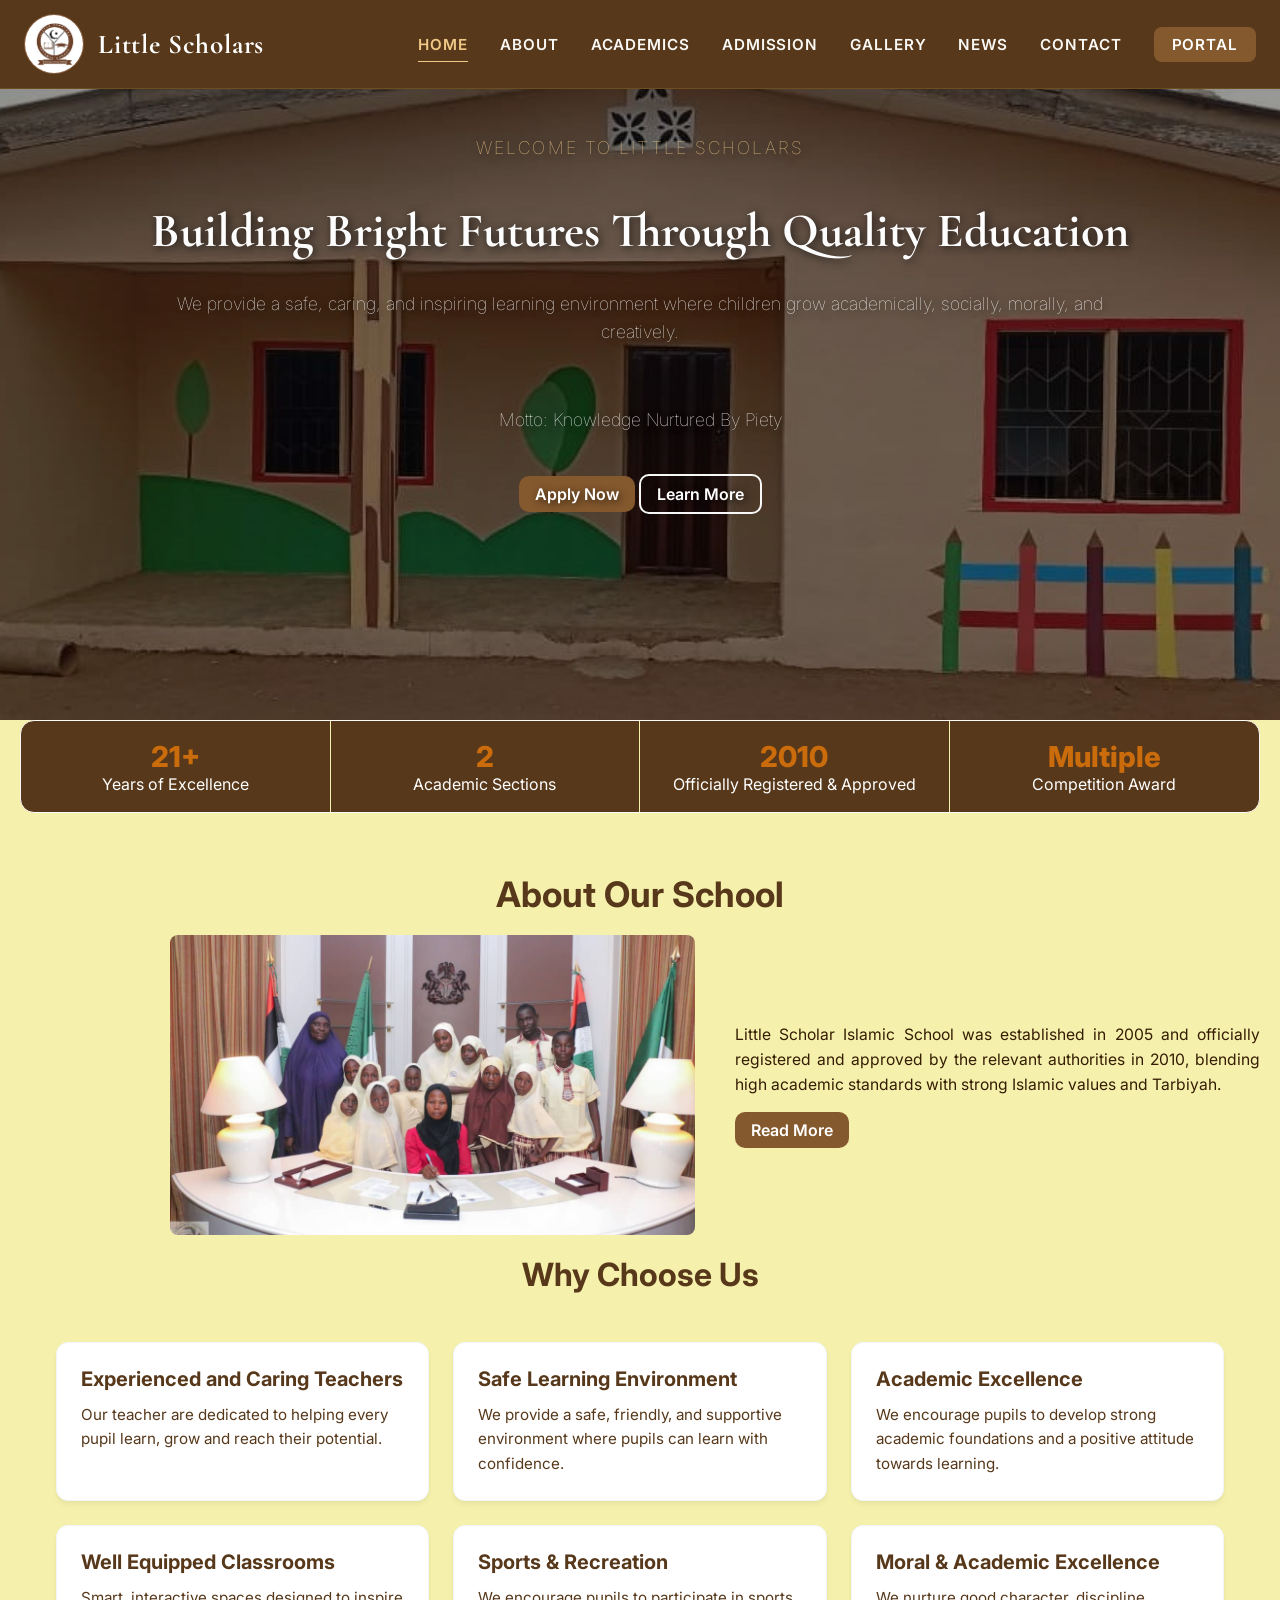
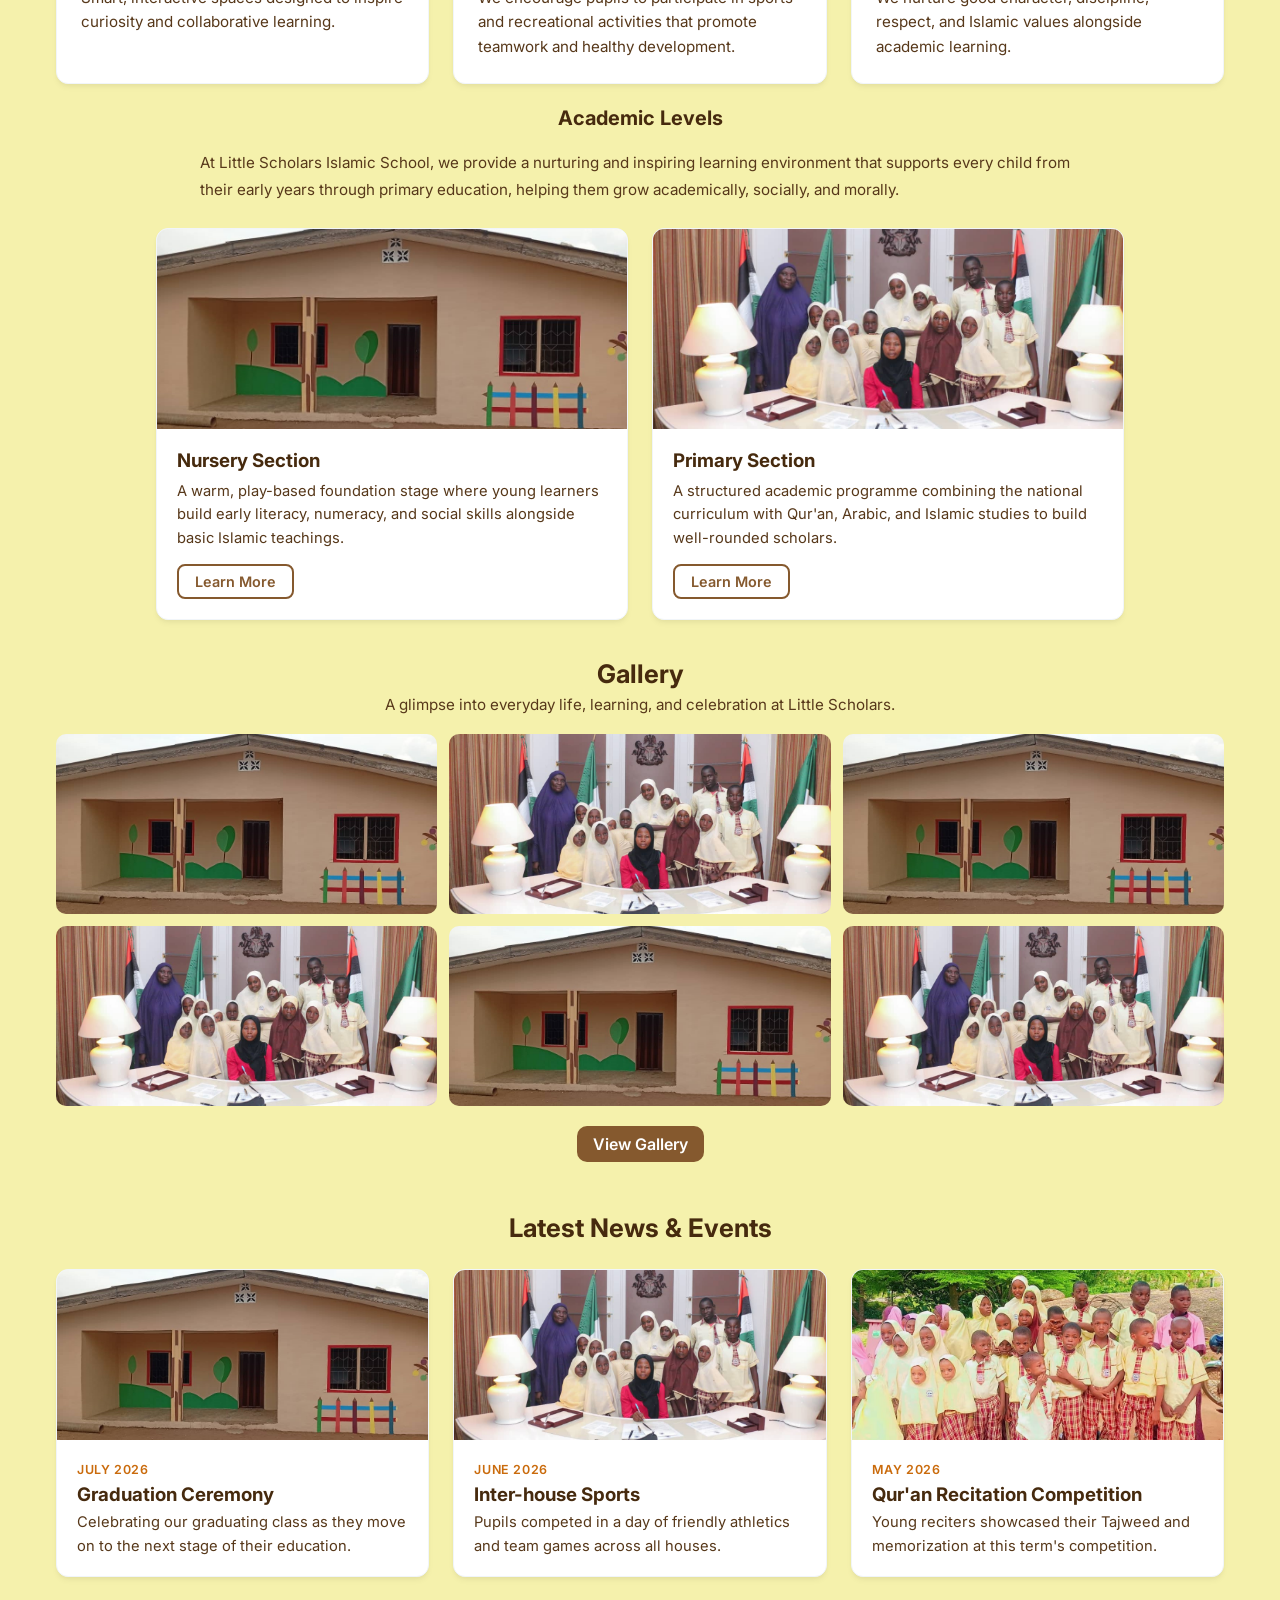
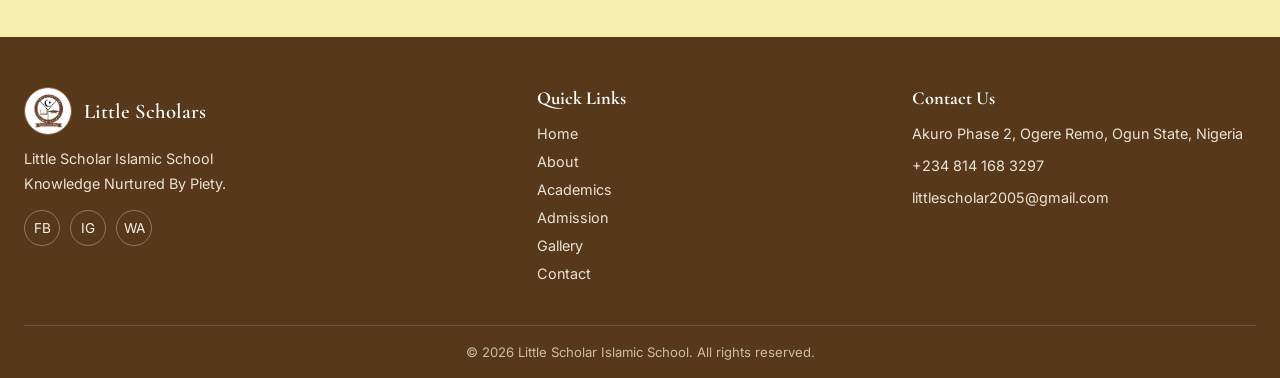
<file: index.html>
<!DOCTYPE html>
<html lang="en">
<head>
  <meta charset="UTF-8">
  <meta name="viewport" content="width=device-width, initial-scale=1.0">
  <title> Home | Little Scholars</title>
  <link rel="preconnect" href="https://fonts.googleapis.com">
  <link href="https://fonts.googleapis.com/css2?family=Cormorant+Garamond:wght@500;600&family=Inter:wght@400;500;600&display=swap" rel="stylesheet">
  <link rel="stylesheet" href="assets/css/index.css">
  <link rel="icon" type="images/jpeg" href="assets/images/logo.png.jpeg">
</head>
<body>

    <!-- Nav -->
<nav>
  <div class="nav-inner">
    <a href="#" class="nav-logo">
      <div class="nav-logo-icon">
        <img src="assets/images/logo.png.jpeg" alt="Little Scholars logo">
      </div>
      <div class="nav-logo-text"><strong>Little Scholars</strong></div>
    </a>

    <button class="nav-toggle" id="navToggle" aria-label="Toggle navigation menu" aria-expanded="false" aria-controls="navMenu">
      <span></span>
      <span></span>
      <span></span>
    </button>

    <ul id="navMenu">
      <li><a href="index.html" class="active">Home</a></li>
      <li><a href="about.html">About</a></li>
      <li><a href="academics.html">Academics</a></li>
      <li><a href="admission.html">Admission</a></li>
      <li><a href="gallery.html">Gallery</a></li>
      <li><a href="news.html">News</a></li>
      <li><a href="contact.html">Contact</a></li>
      <li><a href="login.html" class="nav-login-btn">Portal</a></li>
    </ul>
  </div>
</nav>


<section class="hero">
    <img src="assets/images/2.jpeg" alt="Little Scholar Hero">

    <div class="hero-content">
        <p class="hero-eyebrow">Welcome to Little Scholars</p>
        <h1>Building Bright Futures Through Quality Education</h1>

        <p>
            We provide a safe, caring, and inspiring learning environment where
            children grow academically, socially, morally, and creatively.
        </p>

        <br>
        <p>Motto: Knowledge Nurtured By Piety</p>

        <div class="cta-btn">
            <a href="admission.html" class="btn">Apply Now</a>
            <a href="about.html" class="btn">Learn More</a>
        </div>
    </div>
</section>

<div class="stats-bar reveal">
  <div class="stat-item reveal">
    <span class="stat-number">21+</span>
    <span class="stat-label">Years of Excellence</span>
  </div>
  <div class="stat-item reveal">
    <span class="stat-number reveal">2</span>
    <span class="stat-label">Academic Sections
</span>
  </div>
  <div class="stat-item">
    <span class="stat-number reveal">2010</span>
    <span class="stat-label">Officially Registered & Approved</span>
  </div>
  <div class="stat-item">
    <span class="stat-number reveal">Multiple</span>
    <span class="stat-label">Competition Award</span>
  </div>
</div>

<!--About heading-->
<div class="about-text reveal">
  <h3>About Our School</h3>
</div>



<div class="about reveal">
  <div class="about-img-wrapper reveal">
    <img src="assets/images/3.jpeg" alt="Little Scholars About" class="about-img reveal">
  </div>
  <div class="about-content reveal">
    <p>Little Scholar Islamic School was established in 2005 and officially registered and approved by the relevant authorities in 2010, blending high academic standards with strong Islamic values and Tarbiyah.</p>
    <div class="cta-btn1">
    <a href="about.html" class="btn reveal">Read More</a>
    </div>
  </div>
</div>


<!--WHY CHOOSE US-->

<div class="choose-text reveal">
  <h3>Why Choose Us</h3>
</div>
<div class="choose-card">
    <div class="choose-c1 reveal">
      <h3 class="choose-head">Experienced and Caring Teachers</h3>
      <p class="choose-p">Our teacher are dedicated to helping every pupil learn, grow and reach their potential.</p>
    </div>
    <div class="choose-c1 reveal">
      <h3 class="choose-head">Safe Learning Environment</h3>
      <p class="choose-p">We provide a safe, friendly, and supportive environment where pupils can learn with confidence.</p>
    </div>
    <div class="choose-c1 reveal">
      <h3 class="choose-head">Academic Excellence</h3>
      <p class="choose-p">We encourage pupils to develop strong academic foundations and a positive attitude towards learning.</p>
    </div>
    <div class="choose-c1 reveal">
      <h3 class="choose-head">Well Equipped Classrooms</h3>
      <p class="choose-p">Smart, interactive spaces designed to inspire curiosity and collaborative learning.</p>
    </div>
    <div class="choose-c1 reveal">
      <h3 class="choose-head">Sports & Recreation</h3>
      <p class="choose-p">We encourage pupils to participate in sports and recreational activities that promote teamwork and healthy development.</p>
    </div>
    <div class="choose-c1 reveal">
      <h3 class="choose-head">Moral & Academic Excellence</h3>
      <p class="choose-p">We nurture good character, discipline, respect, and Islamic values alongside academic learning.</p>
    </div>
</div>

  <div class="academics-text reveal">
    <h3>Academic Levels</h3>
    <p>At Little Scholars Islamic School, we provide a nurturing and inspiring learning environment that supports every child from their early years through primary education, helping them grow academically, socially, and morally.</p>
  </div>

  <!--ACADEMIC LEVEL CARDS-->
  <div class="levels-div reveal">
    <div class="level-card  reveal">
      <img src="assets/images/2.jpeg" alt="Nursery Section">
      <div class="level-card-body reveal">
        <h3>Nursery Section</h3>
        <p>A warm, play-based foundation stage where young learners build early literacy, numeracy, and social skills alongside basic Islamic teachings.</p>
        <a href="academics.html" class="btn-outline">Learn More</a>
      </div>
    </div>
    <div class="level-card reveal">
      <img src="assets/images/3.jpeg" alt="Primary Section">
      <div class="level-card-body reveal">
        <h3>Primary Section</h3>
        <p>A structured academic programme combining the national curriculum with Qur'an, Arabic, and Islamic studies to build well-rounded scholars.</p>
        <a href="academics.html" class="btn-outline reveal">Learn More</a>
      </div>
    </div>
  </div>

                    <!--OUR FACILITIES-->
  <!--<div class="facilities reveal">
    <h3>Our Facilities</h3>
    <p>We provide a safe, stimulating, and well-equipped environment to ensure every student thrives academically, physically, and socially. Such as:</p>
  </div>

  <div class="facilities-div reveal">
    <div class="facilities-card reveal">
      <h3>Modern Classrooms</h3>
      <p>Smart, interactive spaces designed to inspire curiosity and collaborative learning.</p>
    </div>

    <div class="facilities-card reveal">
      <h3>ICT Laboratory</h3>
      <p>State-of-the-art technology to equip students with essential digital skills for the future.</p>
    </div>

    <div class="facilities-card reveal">
      <h3>Library</h3>
      <p>A quiet haven filled with a diverse collection of resources to foster a lifelong love for reading.</p>
    </div>

    <div class="facilities-card reveal">
      <h3>School Bus</h3>
      <p>Safe and reliable transportation service that gets pupils to and from school with ease.</p>
    </div>

    <div class="facilities-card reveal">
      <h3>Playground</h3>
      <p>Spacious and secure outdoor areas for physical activity, team sports, and social development.</p>
    </div>

    <div class="facilities-card reveal">
      <h3>Sick Bay</h3>
      <p>A well-stocked and caring medical room staffed to handle health needs and ensure student well-being.</p>
    </div>
  </div>-->

  <!--GALLERY PREVIEW-->
  <div class="gallery-text reveal">
    <h3>Gallery</h3>
    <p>A glimpse into everyday life, learning, and celebration at Little Scholars.</p>
  </div>

  <div class="gallery-preview-grid reveal">
    <img src="assets/images/2.jpeg" alt="Pupils at Little Scholars">
    <img src="assets/images/3.jpeg" alt="Classroom activity">
    <img src="assets/images/2.jpeg" alt="School event">
    <img src="assets/images/3.jpeg" alt="Pupils learning">
    <img src="assets/images/2.jpeg" alt="Sports day">
    <img src="assets/images/3.jpeg" alt="Graduation">
  </div>

  <div class="cta-btn1 gallery-cta reveal">
    <a href="gallery.html" class="btn">View Gallery</a>
  </div>

  <!--LATEST NEWS & EVENTS-->
  <div class="news-text reveal">
    <h3>Latest News &amp; Events</h3>
  </div>

  <div class="news-div reveal">
    <div class="news-card reveal">
      <img src="assets/images/2.jpeg" alt="Graduation Ceremony">
      <div class="news-card-body reveal">
        <span class="news-date">July 2026</span>
        <h3>Graduation Ceremony</h3>
        <p>Celebrating our graduating class as they move on to the next stage of their education.</p>
      </div>
    </div>
    <div class="news-card reveal">
      <img src="assets/images/3.jpeg" alt="Inter-house Sports">
      <div class="news-card-body reveal">
        <span class="news-date">June 2026</span>
        <h3>Inter-house Sports</h3>
        <p>Pupils competed in a day of friendly athletics and team games across all houses.</p>
      </div>

    </div>
    <div class="news-card reveal">
      <img src="assets/images/6.jpeg" alt="Qur'an Recitation Competition">
      <div class="news-card-body reveal">
        <span class="news-date">May 2026</span>
        <h3>Qur'an Recitation Competition</h3>
        <p>Young reciters showcased their Tajweed and memorization at this term's competition.</p>
      </div>
    </div>
  </div>


<!-- Footer -->
<footer class="site-footer">
  <div class="footer-inner">
    <div class="footer-col">
      <div class="footer-brand">
        <div class="nav-logo-icon">
          <img src="assets/images/logo.png.jpeg" alt="Little Scholars logo">
        </div>
        <span class="footer-brand-text">Little Scholars</span>
      </div>
      <p>Little Scholar Islamic School</p>
      <p>Knowledge Nurtured By Piety.</p>
      <div class="footer-social">
        <a href="#" aria-label="Facebook">FB</a>
        <a href="#" aria-label="Instagram">IG</a>
        <a href="https://wa.me/2348058640430" aria-label="WhatsApp">WA</a>
      </div>
    </div>

    <div class="footer-col">
      <h4>Quick Links</h4>
      <ul class="footer-links">
        <li><a href="index.html">Home</a></li>
        <li><a href="about.html">About</a></li>
        <li><a href="academics.html">Academics</a></li>
        <li><a href="admission.html">Admission</a></li>
        <li><a href="gallery.html">Gallery</a></li>
        <li><a href="contact.html">Contact</a></li>
      </ul>
    </div>

    <div class="footer-col">
      <h4>Contact Us</h4>
      <ul class="footer-contact">
        <li>Akuro Phase 2, Ogere Remo, Ogun State, Nigeria</li>
        <li>+234 814 168 3297</li>
        <li>littlescholar2005@gmail.com</li>
      </ul>
    </div>
  </div>

  <div class="footer-bottom">
    &copy; <span id="footerYear"></span> Little Scholar Islamic School. All rights reserved.
  </div>
</footer>

<script src="assets/js/index.js"></script>
</body>
</html>
</file>
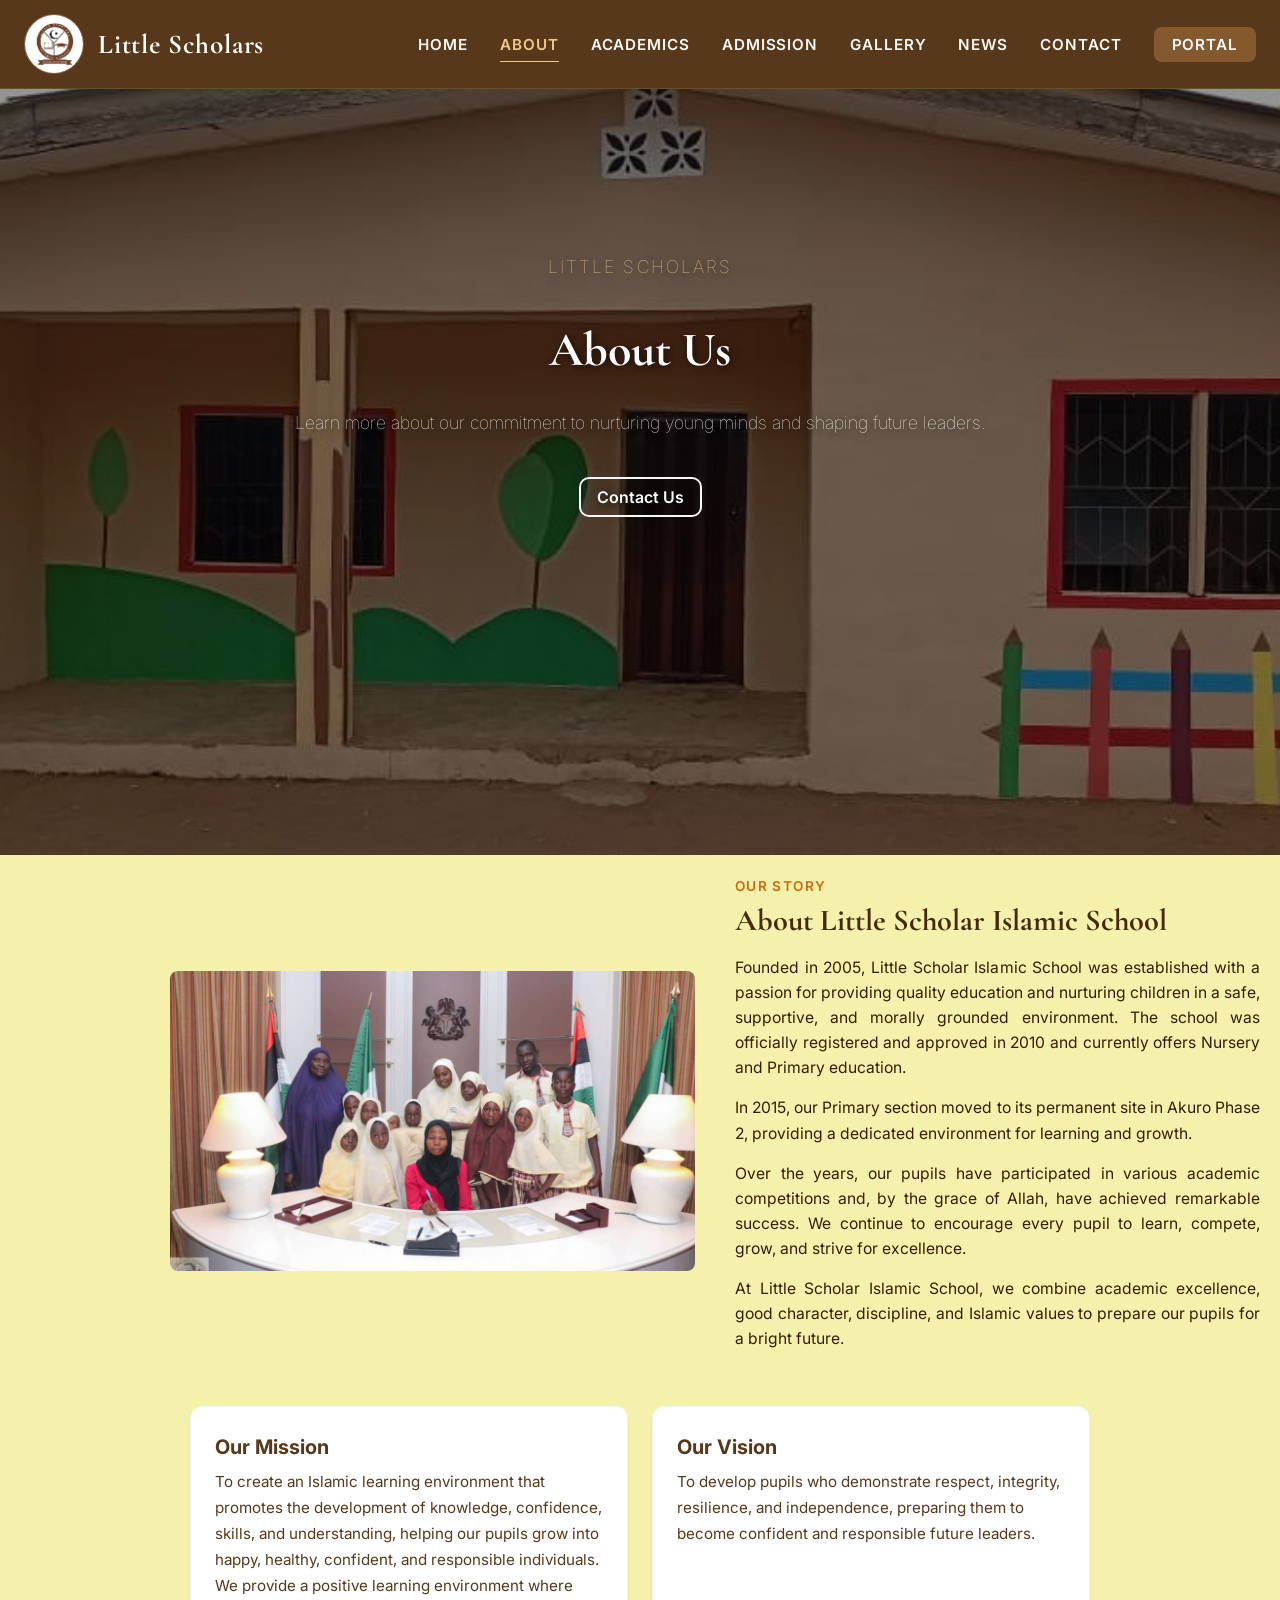
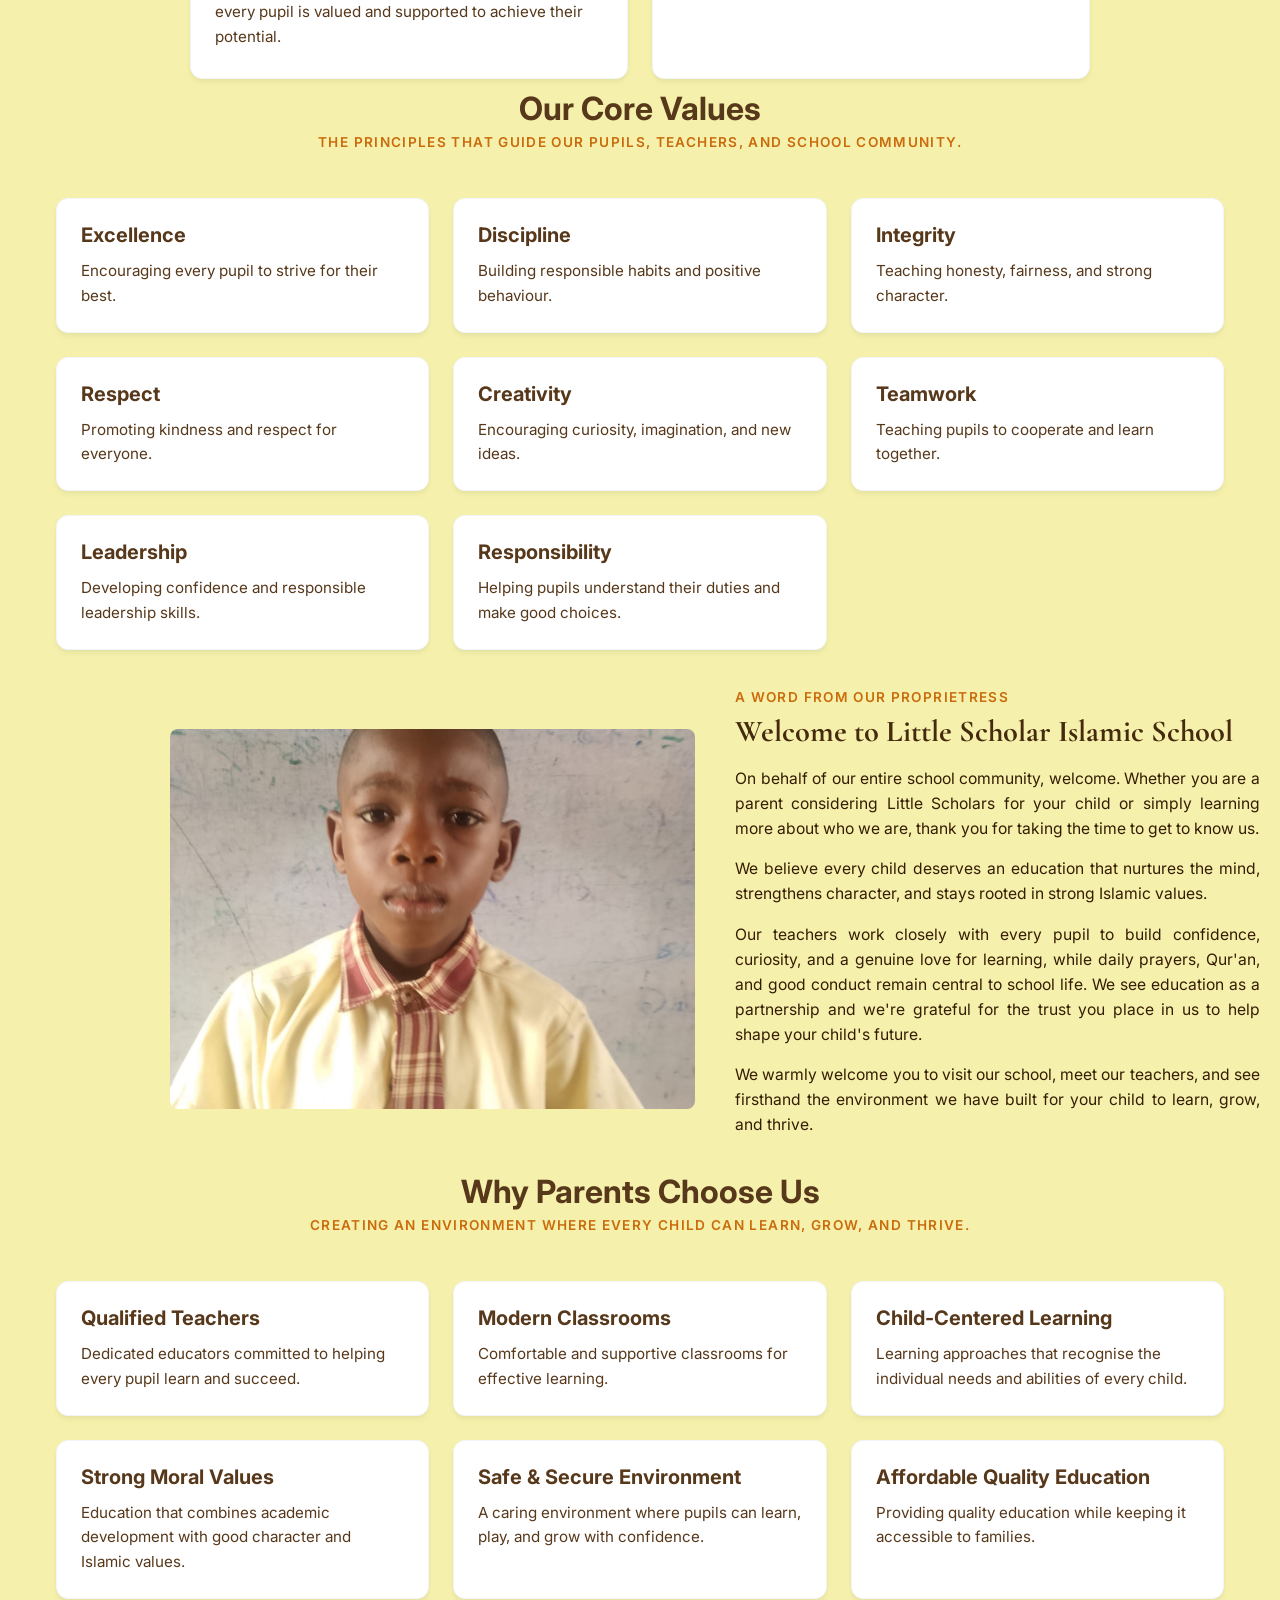
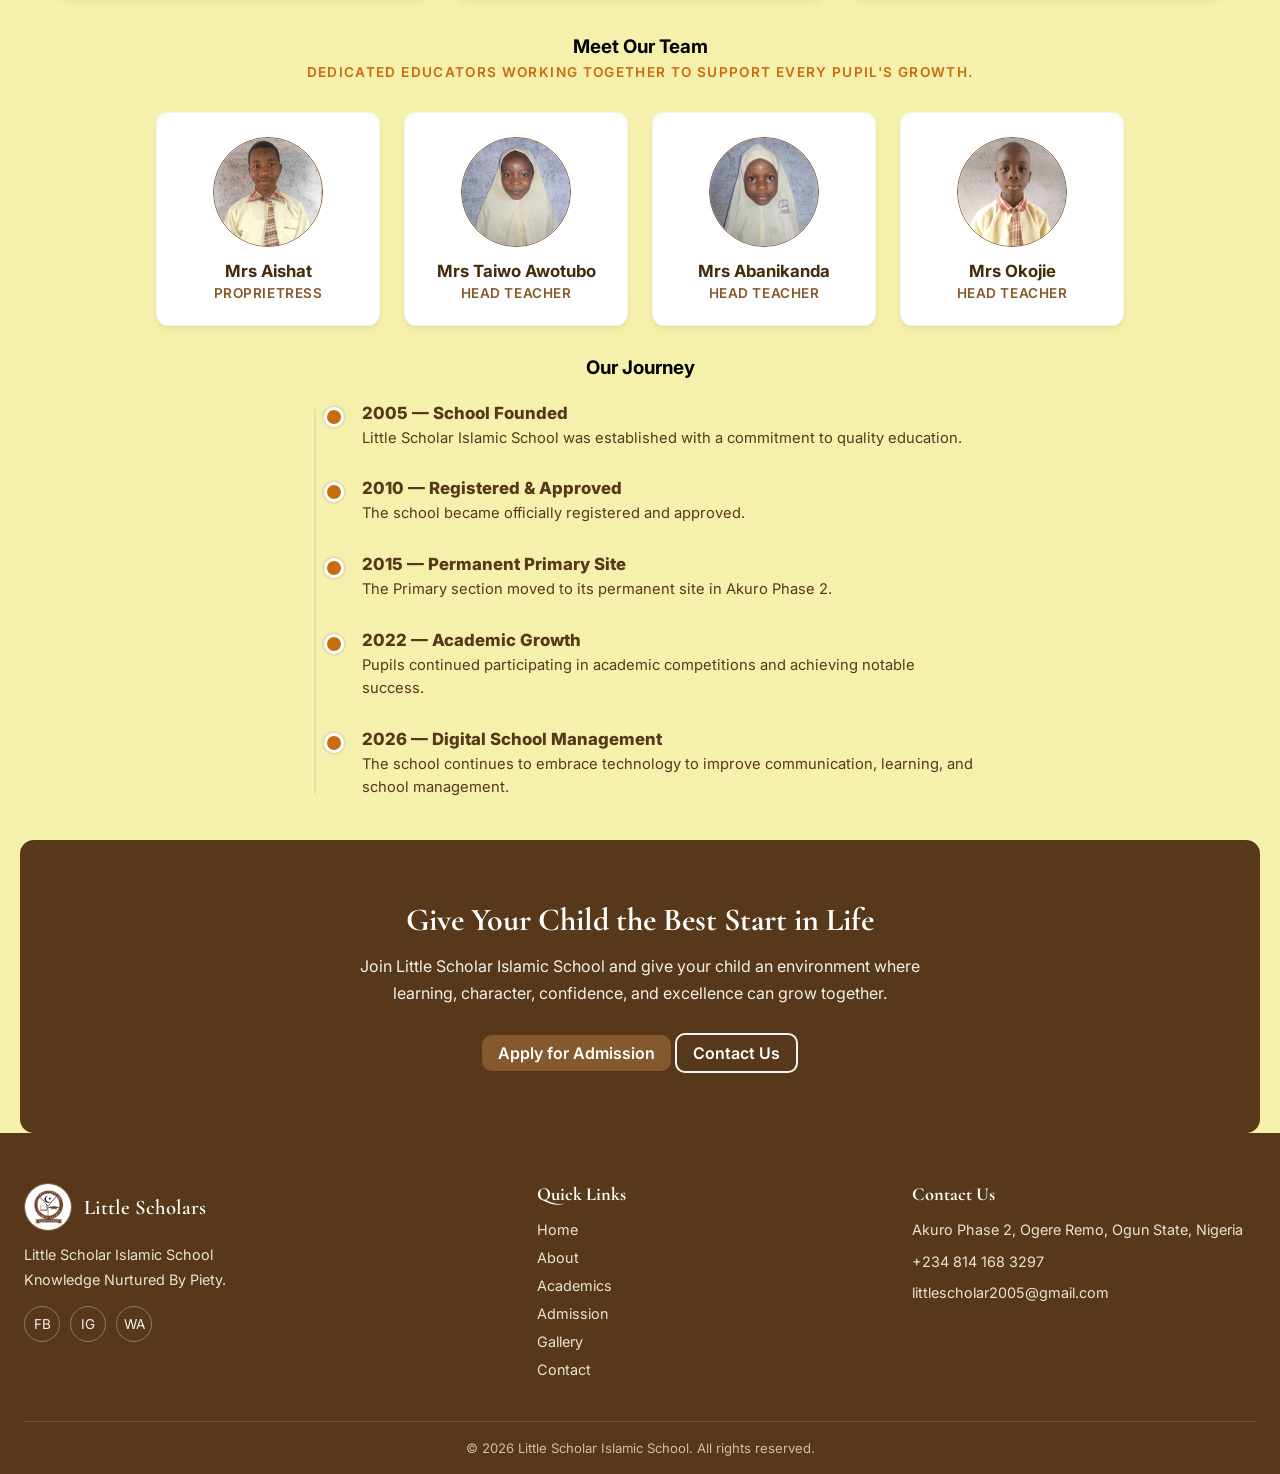
<file: about.html>
<!DOCTYPE html>
<html lang="en">
<head>
  <meta charset="UTF-8">
  <meta name="viewport" content="width=device-width, initial-scale=1.0">
  <title>About Us | Little Scholars</title>
  <link rel="preconnect" href="https://fonts.googleapis.com">
  <link href="https://fonts.googleapis.com/css2?family=Cormorant+Garamond:wght@500;600&family=Inter:wght@400;500;600&display=swap" rel="stylesheet">
  <link rel="stylesheet" href="assets/css/index.css">
  <link rel="stylesheet" href="assets/css/about.css">
  <link rel="icon" type="images/jpeg" href="assets/images/logo.png.jpeg">
</head>
<body>

  <!-- Nav  -->
  <header>
    <nav class="nav1">
      <div class="nav-inner">
        <a href="index.html" class="nav-logo">
          <div class="nav-logo-icon">
            <img src="assets/images/logo.png.jpeg" alt="Little Scholars logo">
          </div>
          <div class="nav-logo-text"><strong>Little Scholars</strong></div>
        </a>

        <button class="nav-toggle" id="navToggle" aria-label="Toggle navigation menu" aria-expanded="false" aria-controls="navMenu">
          <span></span>
          <span></span>
          <span></span>
        </button>

        <ul id="navMenu">
          <li><a href="index.html">Home</a></li>
          <li><a href="about.html" class="active">About</a></li>
          <li><a href="academics.html">Academics</a></li>
          <li><a href="admission.html">Admission</a></li>
          <li><a href="gallery.html">Gallery</a></li>
          <li><a href="news.html">News</a></li>
          <li><a href="contact.html">Contact</a></li>
          <li><a href="login.html" class="nav-login-btn">Portal</a></li>
        </ul>
      </div>
    </nav>
  </header>

  <main>

    <!-- 1. HERO -->
    <section class="hero hero--about">
      

      <img src="assets/images/2.jpeg" alt="Little Scholars pupils and classroom">
      <div class="hero-content">
        <p class="hero-eyebrow">Little Scholars</p>
        <h1>About Us</h1>
        <p>Learn more about our commitment to nurturing young minds and shaping future leaders.</p>

        <div class="cta-btn">
          <a href="contact.html" class="btn">Contact Us</a>
        </div>
      </div>
    </section>

    <!-- 2. OUR STORY -->
    <section class="about reveal">
      <div class="about-img-wrapper">
        <img src="assets/images/3.jpeg" alt="Little Scholars school building" class="about-img">
      </div>
      <div class="about-content">
        <span class="section-label">Our Story</span>
        <h2 class="section-heading">About Little Scholar Islamic School</h2>

        <p>Founded in 2005, Little Scholar Islamic School was established with a passion for providing quality education and nurturing children in a safe, supportive, and morally grounded environment. The school was officially registered and approved in 2010 and currently offers Nursery and Primary education.</p>

        <p>In 2015, our Primary section moved to its permanent site in Akuro Phase 2, providing a dedicated environment for learning and growth.</p>

        <p>Over the years, our pupils have participated in various academic competitions and, by the grace of Allah, have achieved remarkable success. We continue to encourage every pupil to learn, compete, grow, and strive for excellence.</p>

        <p>At Little Scholar Islamic School, we combine academic excellence, good character, discipline, and Islamic values to prepare our pupils for a bright future.</p>
      </div>
    </section>

    
    <!-- 3. MISSION & VISION -->
    <section class="mv-section">
      <div class="mv-grid">
        <div class="mv-card reveal">
          <h3>Our Mission</h3>
          <p>To create an Islamic learning environment that promotes the development of knowledge, confidence, skills, and understanding, helping our pupils grow into happy, healthy, confident, and responsible individuals. We provide a positive learning environment where every pupil is valued and supported to achieve their potential.</p>
        </div>
        <div class="mv-card reveal">
          <h3>Our Vision</h3>
          <p>To develop pupils who demonstrate respect, integrity, resilience, and independence, preparing them to become confident and responsible future leaders.</p>
        </div>
      </div>
    </section>


    <!-- 4. CORE VALUES -->
    <div class="choose-text">
      <h3>Our Core Values</h3>
      <p class="section-label" style="display:block; margin-top:6px;">The principles that guide our pupils, teachers, and school community.</p>
    </div>
    <div class="choose-card">
      <div class="choose-c1 reveal">
        <h3 class="choose-head"> Excellence</h3>
        <p class="choose-p">Encouraging every pupil to strive for their best.</p>
      </div>
      <div class="choose-c1 reveal">
        <h3 class="choose-head"> Discipline</h3>
        <p class="choose-p">Building responsible habits and positive behaviour.</p>
      </div>
      <div class="choose-c1 reveal">
        <h3 class="choose-head"> Integrity</h3>
        <p class="choose-p">Teaching honesty, fairness, and strong character.</p>
      </div>
      <div class="choose-c1 reveal">
        <h3 class="choose-head"> Respect</h3>
        <p class="choose-p">Promoting kindness and respect for everyone.</p>
      </div>
      <div class="choose-c1 reveal">
        <h3 class="choose-head"> Creativity</h3>
        <p class="choose-p">Encouraging curiosity, imagination, and new ideas.</p>
      </div>
      <div class="choose-c1 reveal">
        <h3 class="choose-head"> Teamwork</h3>
        <p class="choose-p">Teaching pupils to cooperate and learn together.</p>
      </div>
      <div class="choose-c1 reveal">
        <h3 class="choose-head"> Leadership</h3>
        <p class="choose-p">Developing confidence and responsible leadership skills.</p>
      </div>
      <div class="choose-c1 reveal">
        <h3 class="choose-head"> Responsibility</h3>
        <p class="choose-p">Helping pupils understand their duties and make good choices.</p>
      </div>
    </div>


    <!-- 5. PRINCIPAL'S WELCOME -->
    <section class="about reveal">
      <div class="about-img-wrapper">
        <img src="assets/images/11.jpeg" alt="The Principal, Little Scholars" class="about-img principal-img">
      </div>
      <div class="about-content">
        <span class="section-label">A Word From Our Proprietress</span>
        <h2 class="section-heading">Welcome to Little Scholar Islamic School</h2>

        <p>On behalf of our entire school community, welcome. Whether you are a parent considering Little Scholars for your child or simply learning more about who we are, thank you for taking the time to get to know us.</p>
        
        <p>
          We believe every child deserves an education that nurtures the mind, strengthens character, and stays rooted in strong Islamic values.
        </p>

        <p>Our teachers work closely with every pupil to build confidence, curiosity, and a genuine love for learning, while daily prayers, Qur'an, and good conduct remain central to school life. We see education as a partnership and we're grateful for the trust you place in us to help shape your child's future.</p>

        <p>We warmly welcome you to visit our school, meet our teachers, and see firsthand the environment we have built for your child to learn, grow, and thrive.</p>

      </div>
    </section>

    <!-- 6. WHY PARENTS CHOOSE US -->
    <div class="choose-text">
      <h3>Why Parents Choose Us</h3>
      <p class="section-label" style="display:block; margin-top:6px;">Creating an environment where every child can learn, grow, and thrive.</p>
    </div>
    <div class="choose-card">
      <div class="choose-c1 reveal">
        <h3 class="choose-head"> Qualified Teachers</h3>
        <p class="choose-p">Dedicated educators committed to helping every pupil learn and succeed.</p>
      </div>
      <div class="choose-c1 reveal">
        <h3 class="choose-head"> Modern Classrooms</h3>
        <p class="choose-p">Comfortable and supportive classrooms for effective learning.</p>
      </div>
      <div class="choose-c1 reveal">
        <h3 class="choose-head"> Child-Centered Learning</h3>
        <p class="choose-p">Learning approaches that recognise the individual needs and abilities of every child.</p>
      </div>
      <div class="choose-c1 reveal">
        <h3 class="choose-head"> Strong Moral Values</h3>
        <p class="choose-p">Education that combines academic development with good character and Islamic values.</p>
      </div>
      <div class="choose-c1 reveal">
        <h3 class="choose-head"> Safe &amp; Secure Environment</h3>
        <p class="choose-p">A caring environment where pupils can learn, play, and grow with confidence.</p>
      </div>
      <div class="choose-c1 reveal">
        <h3 class="choose-head"> Affordable Quality Education</h3>
        <p class="choose-p">Providing quality education while keeping it accessible to families.</p>
      </div>
    </div>

    
    <!-- 8. MEET OUR TEAM -->
    <div class="team-text">
      <h3>Meet Our Team</h3>
      <p class="section-label" style="display:block; margin-top:6px;">Dedicated educators working together to support every pupil's growth.</p>
    </div>
    <div class="team-grid">
      <div class="team-card reveal">
        <img src="assets/images/7.jpeg" alt="Staff photo" class="team-photo">
        <h3>Mrs Aishat</h3>
        <p>Proprietress</p>
      </div>
      <div class="team-card reveal">
        <img src="assets/images/8.jpeg" alt="Staff photo" class="team-photo">
        <h3>Mrs Taiwo Awotubo</h3>
        <p>Head Teacher</p>
      </div>
      <div class="team-card reveal">
        <img src="assets/images/9.jpeg" alt="Staff photo" class="team-photo">
        <h3>Mrs Abanikanda</h3>
        <p>Head Teacher</p>
      </div>
      <div class="team-card reveal">
        <img src="assets/images/10.jpeg" alt="Staff photo" class="team-photo">
        <h3>Mrs Okojie</h3>
        <p>Head Teacher</p>
      </div>
    </div>

    <!-- 9. SCHOOL TIMELINE -->
    <div class="timeline-text">
      <h3>Our Journey</h3>
    </div>
    <div class="timeline-list">
      <div class="timeline-item reveal">
        <span class="timeline-year">2005 — School Founded</span>
        <p>Little Scholar Islamic School was established with a commitment to quality education.</p>
      </div>
      <div class="timeline-item reveal">
        <span class="timeline-year">2010 — Registered &amp; Approved</span>
        <p>The school became officially registered and approved.</p>
      </div>
      <div class="timeline-item reveal">
        <span class="timeline-year">2015 — Permanent Primary Site</span>
        <p>The Primary section moved to its permanent site in Akuro Phase 2.</p>
      </div>
      <div class="timeline-item reveal">
        <span class="timeline-year">2022 — Academic Growth</span>
        <p>Pupils continued participating in academic competitions and achieving notable success.</p>
      </div>
      <div class="timeline-item reveal">
        <span class="timeline-year">2026 — Digital School Management</span>
        <p>The school continues to embrace technology to improve communication, learning, and school management.</p>
      </div>
    </div>

    <!-- 10. CALL TO ACTION -->
    <section class="cta-band reveal">
      <h3>Give Your Child the Best Start in Life</h3>
      <p>Join Little Scholar Islamic School and give your child an environment where learning, character, confidence, and excellence can grow together.</p>
      <div class="cta-btn">
        <a href="admission.html" class="btn">Apply for Admission</a>
        <a href="contact.html" class="btn">Contact Us</a>
      </div>
    </section>

  </main>

  <!-- 11. FOOTER (identical to index.html) -->
  <footer class="site-footer">
    <div class="footer-inner">
      <div class="footer-col">
        <div class="footer-brand">
          <div class="nav-logo-icon">
            <img src="assets/images/logo.png.jpeg" alt="Little Scholars logo">
          </div>
          <span class="footer-brand-text">Little Scholars</span>
        </div>
        <p>Little Scholar Islamic School</p>
        <p>Knowledge Nurtured By Piety.</p>
        <div class="footer-social">
          <a href="#" aria-label="Facebook">FB</a>
          <a href="#" aria-label="Instagram">IG</a>
          <a href="https://wa.me/2348058640430" aria-label="WhatsApp">WA</a>
        </div>
      </div>

      <div class="footer-col">
        <h4>Quick Links</h4>
        <ul class="footer-links">
          <li><a href="index.html">Home</a></li>
          <li><a href="about.html">About</a></li>
          <li><a href="academics.html">Academics</a></li>
          <li><a href="admission.html">Admission</a></li>
          <li><a href="gallery.html">Gallery</a></li>
          <li><a href="contact.html">Contact</a></li>
        </ul>
      </div>

      <div class="footer-col">
        <h4>Contact Us</h4>
        <ul class="footer-contact">
          <li>Akuro Phase 2, Ogere Remo, Ogun State, Nigeria</li>
          <li>+234 814 168 3297</li>
          <li>littlescholar2005@gmail.com</li>
        </ul>
      </div>
    </div>

    <div class="footer-bottom">
      &copy; <span id="footerYear"></span> Little Scholar Islamic School. All rights reserved.
    </div>
  </footer>

  <script src="assets/js/about.js"></script>
</body>
</html>
</file>
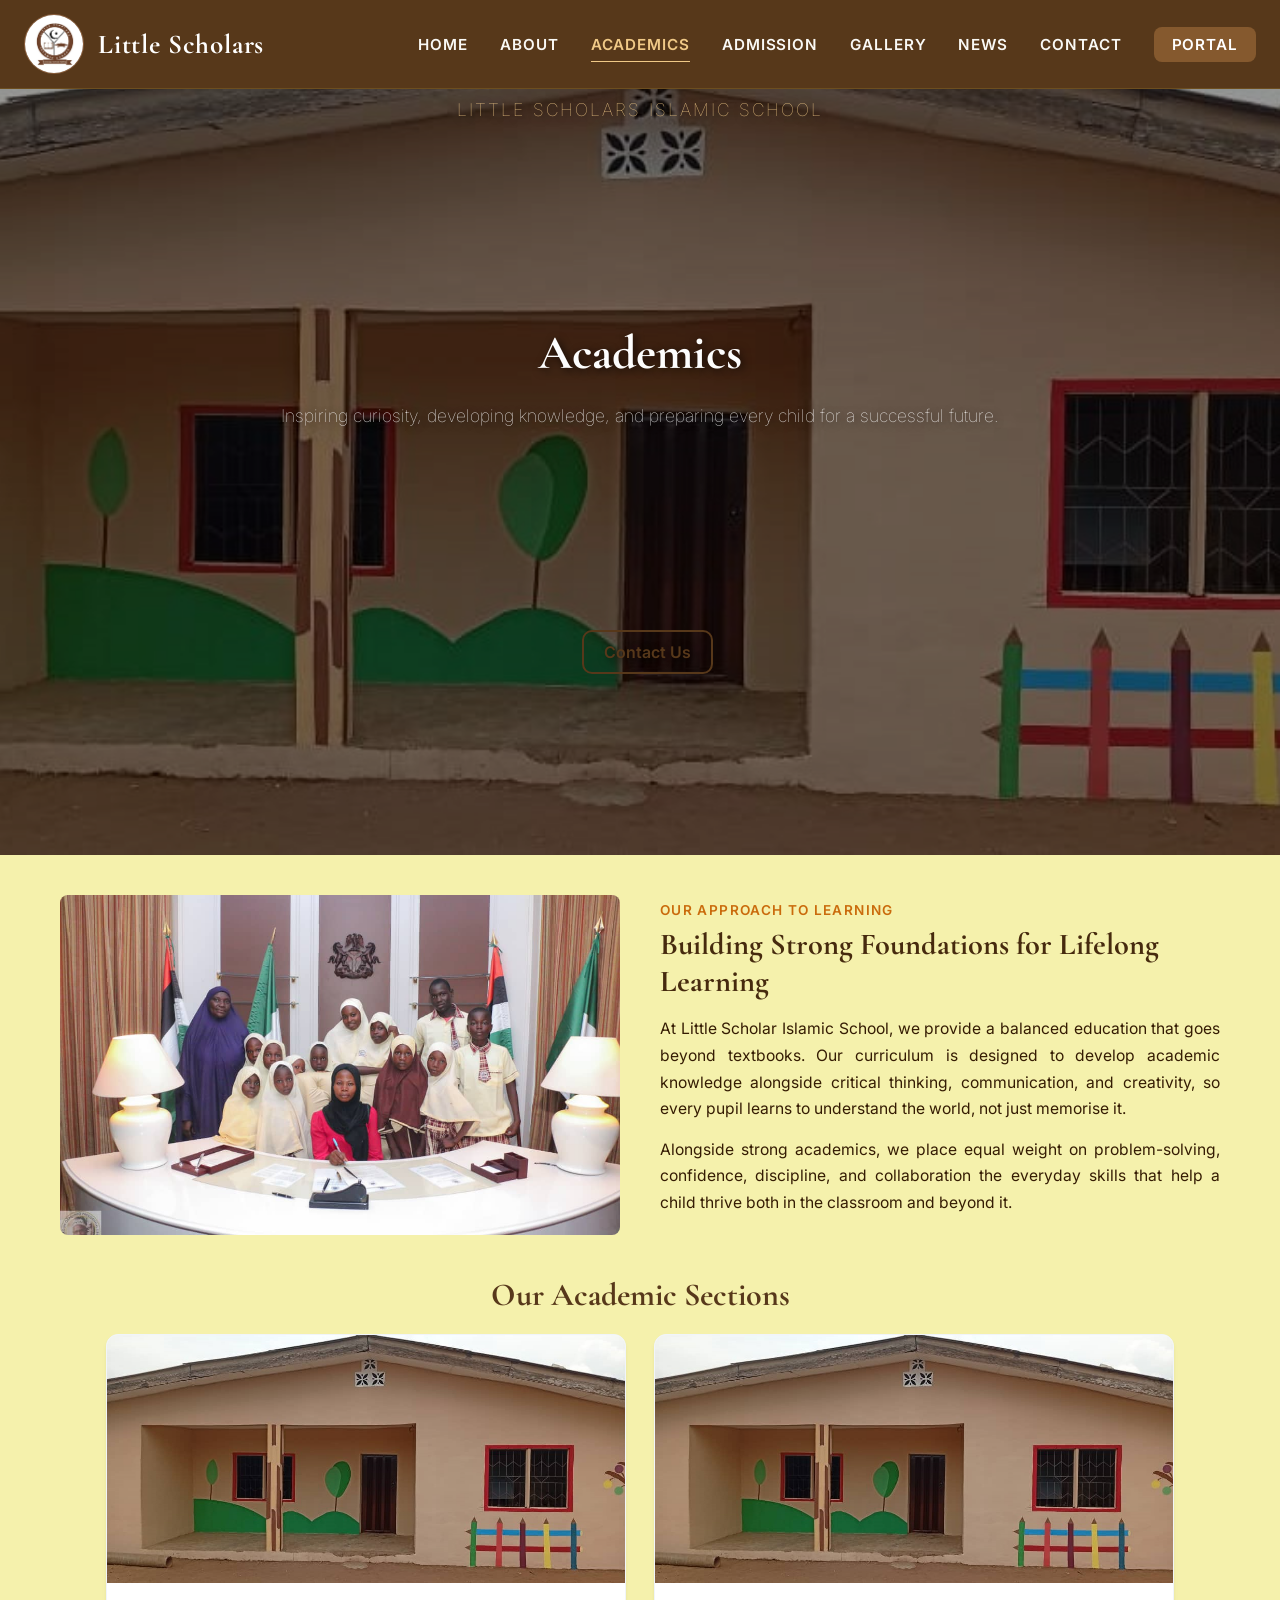
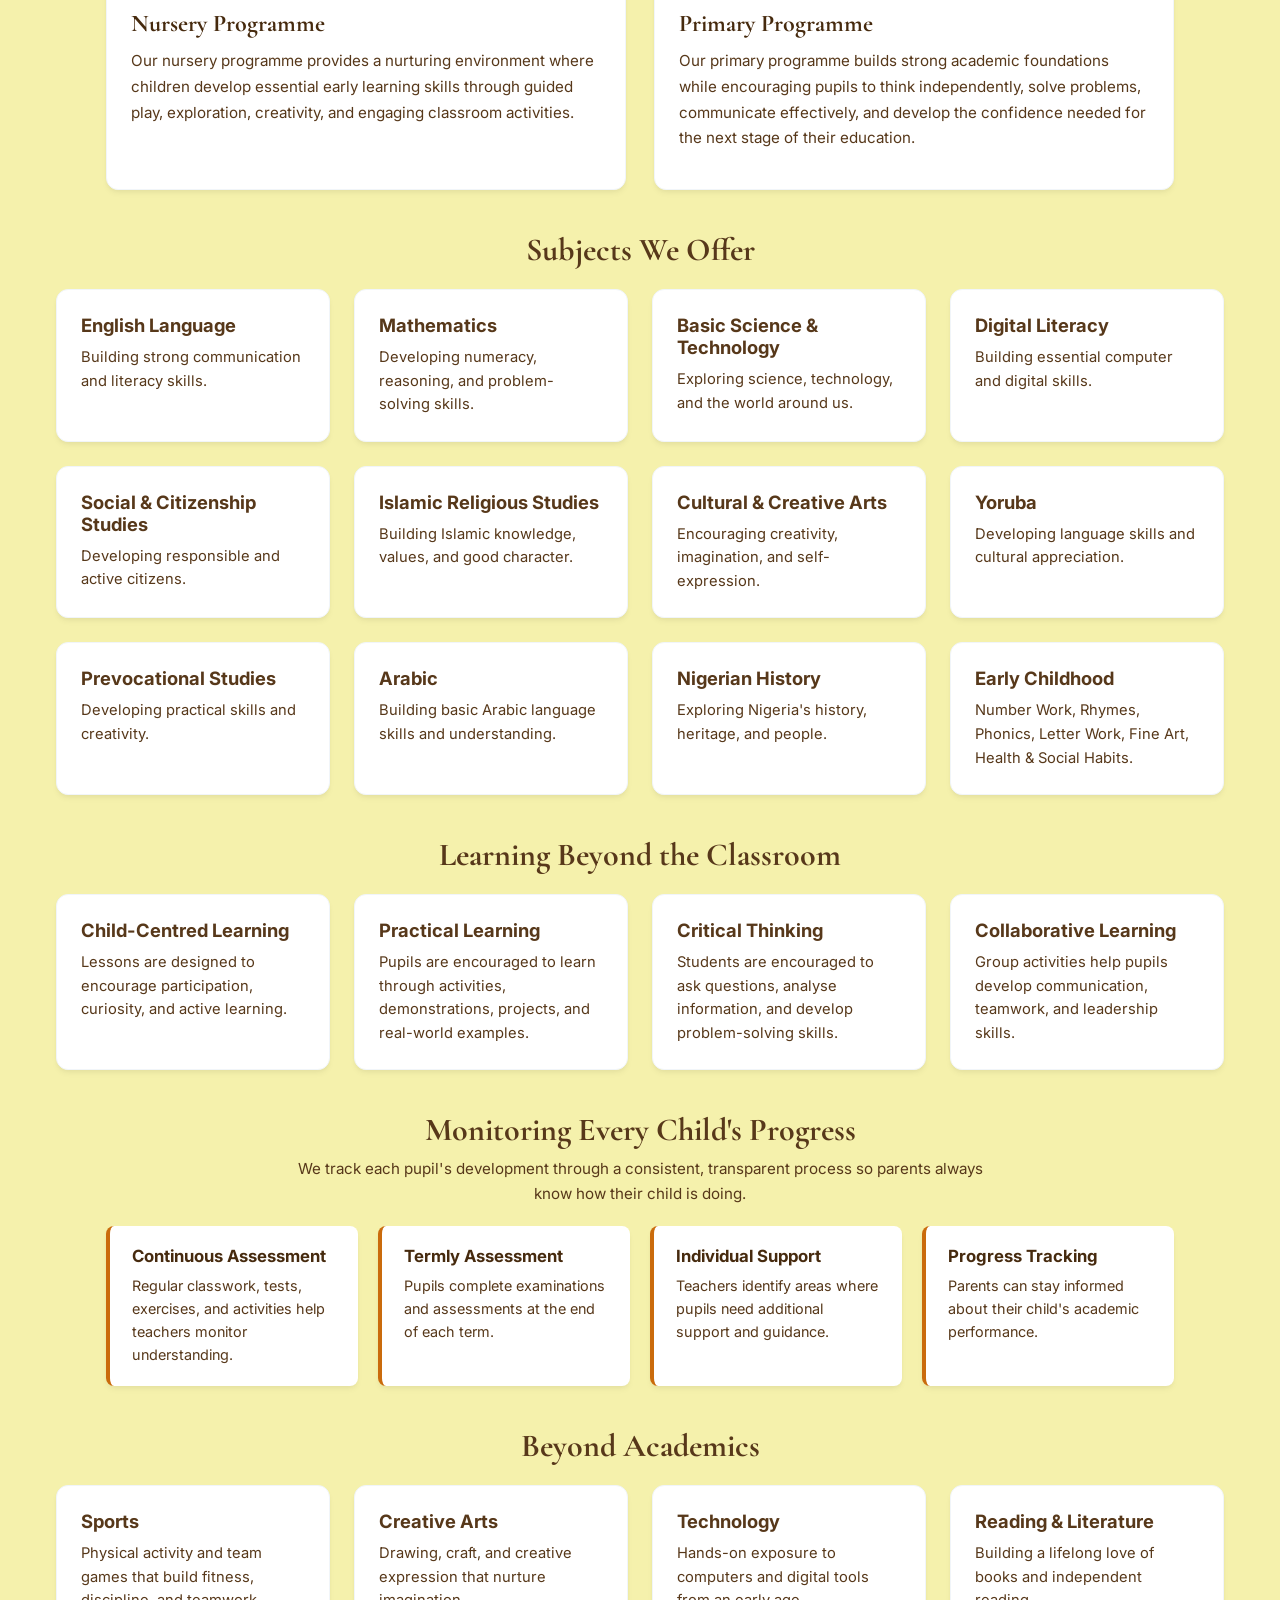
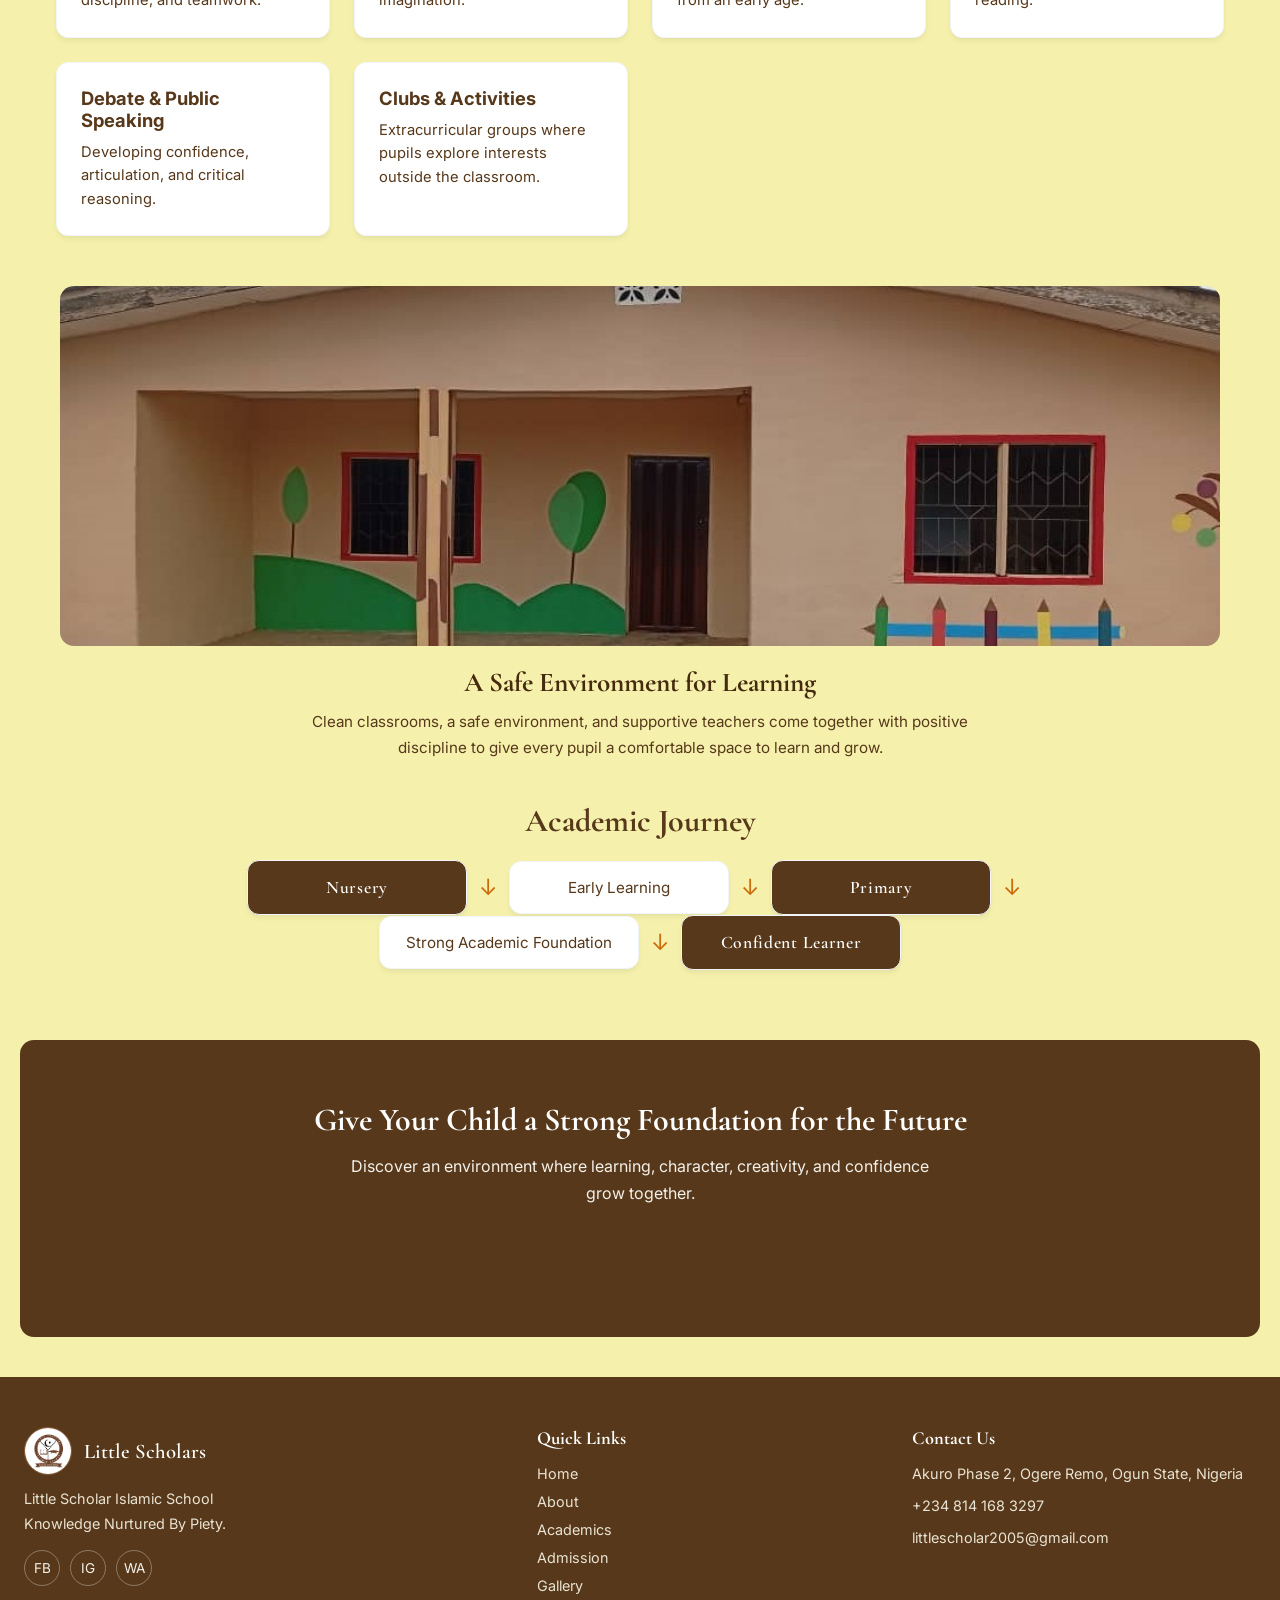
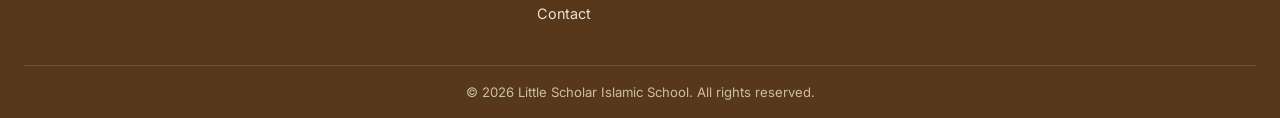
<file: academics.html>
<!DOCTYPE html>
<html lang="en">
<head>
  <meta charset="UTF-8">
  <meta name="viewport" content="width=device-width, initial-scale=1.0">
  <title>Academics | Little Scholars</title>
  <link rel="preconnect" href="https://fonts.googleapis.com">
  <link href="https://fonts.googleapis.com/css2?family=Cormorant+Garamond:wght@500;600&family=Inter:wght@400;500;600&display=swap" rel="stylesheet">
  <link rel="stylesheet" href="assets/css/academics.css">
  <link rel="icon" type="images/jpeg" href="assets/images/logo.png.jpeg">
</head>
<body>

  <header>
    <nav>
      <div class="nav-inner">
        <a href="index.html" class="nav-logo">
          <div class="nav-logo-icon">
            <img src="assets/images/logo.png.jpeg" alt="Little Scholars logo">
          </div>
          <div class="nav-logo-text"><strong>Little Scholars</strong></div>
        </a>

        <button class="nav-toggle" id="navToggle" aria-label="Toggle navigation menu" aria-expanded="false" aria-controls="navMenu">
          <span></span>
          <span></span>
          <span></span>
        </button>

        <ul id="navMenu">
          <li><a href="index.html">Home</a></li>
          <li><a href="about.html">About</a></li>
          <li><a href="academics.html" class="active">Academics</a></li>
          <li><a href="admission.html">Admission</a></li>
          <li><a href="gallery.html">Gallery</a></li>
          <li><a href="news.html">News</a></li>
          <li><a href="contact.html">Contact</a></li>
          <li><a href="login.html" class="nav-login-btn">Portal</a></li>
        </ul>
      </div>
    </nav>
  </header>

  <main>

    <!-- 1. ACADEMIC HERO -->
    <section class="hero">
      <img src="assets/images/2.jpeg" alt="Pupils learning at Little Scholars">
      <div class="hero-content">
        <p class="hero-eyebrow">Little Scholars Islamic School</p>
        <h1>Academics</h1>
        <p>Inspiring curiosity, developing knowledge, and preparing every child for a successful future.</p>
          <div class="cta-btn">
            <br>
            <br>
            <a href="contact.html" class="btn">Contact Us</a>
        </div>
      </div>
    </section>

    <!-- 2. ACADEMIC INTRODUCTION -->
    <section class="split-section reveal">
      <img src="assets/images/3.jpeg" alt="Classroom activity" class="split-img">
      <div class="split-content">
        <span class="section-label">Our Approach to Learning</span>
        <h2 class="section-heading">Building Strong Foundations for Lifelong Learning</h2>
        <p>At Little Scholar Islamic School, we provide a balanced education that goes beyond textbooks. Our curriculum is designed to develop academic knowledge alongside critical thinking, communication, and creativity, so every pupil learns to understand the world, not just memorise it.</p>
        <p>Alongside strong academics, we place equal weight on problem-solving, confidence, discipline, and collaboration the everyday skills that help a child thrive both in the classroom and beyond it.</p>
      </div>
    </section>

    <!-- 3. OUR ACADEMIC SECTIONS -->
    <div class="section-intro">
      <h3>Our Academic Sections</h3>
    </div>
    <div class="programme-grid">
      <div class="programme-card reveal">
        <img src="assets/images/2.jpeg" alt="Nursery pupils">
        <div class="programme-body">
          <h3>Nursery Programme</h3>
          <p>Our nursery programme provides a nurturing environment where children develop essential early learning skills through guided play, exploration, creativity, and engaging classroom activities.</p>
        </div>
      </div>

      <div class="programme-card reveal">
        <img src="assets/images/2.jpeg" alt="Primary pupils">
        <div class="programme-body">
          <h3>Primary Programme</h3>
          <p>Our primary programme builds strong academic foundations while encouraging pupils to think independently, solve problems, communicate effectively, and develop the confidence needed for the next stage of their education.</p>
        </div>
      </div>
    </div>


    <!-- 4. SUBJECTS WE OFFER -->
    <div class="section-intro">
      <h3>Subjects We Offer</h3>
    </div>

    <div class="card-grid">

      <div class="info-card reveal">
        <h3>English Language</h3>
        <p>Building strong communication and literacy skills.</p>
      </div>

      <div class="info-card reveal">
        <h3>Mathematics</h3>
        <p>Developing numeracy, reasoning, and problem-solving skills.</p>
      </div>

      <div class="info-card reveal">
        <h3>Basic Science & Technology</h3>
        <p>Exploring science, technology, and the world around us.</p>
      </div>

      <div class="info-card reveal">
        <h3>Digital Literacy</h3>
        <p>Building essential computer and digital skills.</p>
      </div>

      <div class="info-card reveal">
        <h3>Social & Citizenship Studies</h3>
        <p>Developing responsible and active citizens.</p>
      </div>

      <div class="info-card reveal">
        <h3>Islamic Religious Studies</h3>
        <p>Building Islamic knowledge, values, and good character.</p>
      </div>

      <div class="info-card reveal">
        <h3>Cultural & Creative Arts</h3>
        <p>Encouraging creativity, imagination, and self-expression.</p>
      </div>

      <div class="info-card reveal">
        <h3>Yoruba</h3>
        <p>Developing language skills and cultural appreciation.</p>
      </div>

      <div class="info-card reveal">
        <h3>Prevocational Studies</h3>
        <p>Developing practical skills and creativity.</p>
      </div>

      <div class="info-card reveal">
        <h3>Arabic</h3>
        <p>Building basic Arabic language skills and understanding.</p>
      </div>

      <div class="info-card reveal">
        <h3>Nigerian History</h3>
        <p>Exploring Nigeria's history, heritage, and people.</p>
      </div>

      <div class="info-card reveal">
        <h3>Early Childhood</h3>
        <p>Number Work, Rhymes, Phonics, Letter Work, Fine Art, Health & Social Habits.</p>
      </div>

    </div>

    <!-- 5. OUR TEACHING APPROACH -->
    <div class="section-intro">
      <h3>Learning Beyond the Classroom</h3>
    </div>
    <div class="card-grid">
      <div class="info-card reveal">
        <h3>Child-Centred Learning</h3>
        <p>Lessons are designed to encourage participation, curiosity, and active learning.</p>
      </div>
      <div class="info-card reveal">
        <h3>Practical Learning</h3>
        <p>Pupils are encouraged to learn through activities, demonstrations, projects, and real-world examples.</p>
      </div>
      <div class="info-card reveal">
        <h3>Critical Thinking</h3>
        <p>Students are encouraged to ask questions, analyse information, and develop problem-solving skills.</p>
      </div>
      <div class="info-card reveal">
        <h3>Collaborative Learning</h3>
        <p>Group activities help pupils develop communication, teamwork, and leadership skills.</p>
      </div>
    </div>

    <!-- 6. ASSESSMENT & ACADEMIC PROGRESS -->
    <div class="section-intro">
      <h3>Monitoring Every Child's Progress</h3>
      <p>We track each pupil's development through a consistent, transparent process so parents always know how their child is doing.</p>
    </div>
    <div class="assessment-grid">
      <div class="assessment-card reveal">
        <h3>Continuous Assessment</h3>
        <p>Regular classwork, tests, exercises, and activities help teachers monitor understanding.</p>
      </div>
      <div class="assessment-card reveal">
        <h3>Termly Assessment</h3>
        <p>Pupils complete examinations and assessments at the end of each term.</p>
      </div>
      <div class="assessment-card reveal">
        <h3>Individual Support</h3>
        <p>Teachers identify areas where pupils need additional support and guidance.</p>
      </div>
      <div class="assessment-card reveal">
        <h3>Progress Tracking</h3>
        <p>Parents can stay informed about their child's academic performance.</p>
      </div>
    </div>

    <!-- 7. ACADEMIC EXCELLENCE -->
    <!-- Only publish figures the school can verify -->
  <!--  <div class="stats-bar reveal">
      <div class="stat-item">
        <span class="stat-number">15+</span>
        <span class="stat-label">Years of Excellence</span>
      </div>
      <div class="stat-item">
        <span class="stat-number">500+</span>
        <span class="stat-label">Pupils Educated</span>
      </div>
      <div class="stat-item">
        <span class="stat-number">30+</span>
        <span class="stat-label">Qualified Teachers</span>
      </div>
      <div class="stat-item">
        <span class="stat-number">95%</span>
        <span class="stat-label">Academic Achievement</span>
      </div>
    </div>-->

    <!-- 8. BEYOND ACADEMICS -->
    <div class="section-intro">
      <h3>Beyond Academics</h3>
    </div>
    <div class="card-grid">
      <div class="info-card reveal">
        <h3>Sports</h3>
        <p>Physical activity and team games that build fitness, discipline, and teamwork.</p>
      </div>
      <div class="info-card reveal">
        <h3>Creative Arts</h3>
        <p>Drawing, craft, and creative expression that nurture imagination.</p>
      </div>
      <div class="info-card reveal">
        <h3>Technology</h3>
        <p>Hands-on exposure to computers and digital tools from an early age.</p>
      </div>
      <div class="info-card reveal">
        <h3>Reading &amp; Literature</h3>
        <p>Building a lifelong love of books and independent reading.</p>
      </div>
      <div class="info-card reveal">
        <h3>Debate &amp; Public Speaking</h3>
        <p>Developing confidence, articulation, and critical reasoning.</p>
      </div>
      <div class="info-card reveal">
        <h3>Clubs &amp; Activities</h3>
        <p>Extracurricular groups where pupils explore interests outside the classroom.</p>
      </div>
    </div>

    <!-- 9. LEARNING ENVIRONMENT -->
    <div class="wide-image-section reveal">
      <img src="assets/images/2.jpeg" alt="Little Scholars learning environment">
      <div class="wide-image-caption">
        <h3>A Safe Environment for Learning</h3>
        <p>Clean classrooms, a safe environment, and supportive teachers come together with positive discipline to give every pupil a comfortable space to learn and grow.</p>
      </div>
    </div>

    <!-- 10. ACADEMIC FACILITIES -->
   <!--<div class="section-intro">
      <h3>Academic Facilities</h3>
    </div>
    <div class="card-grid">
      <div class="info-card with-image reveal">
        <img src="assets/images/3.jpeg" alt="School library">
        <div class="info-card-body">
          <h3>Library</h3>
          <p>A space where pupils develop reading and research habits.</p>
        </div>
      </div>
      <div class="info-card with-image reveal">
        <img src="assets/images/2.jpeg" alt="ICT laboratory">
        <div class="info-card-body">
          <h3>ICT Laboratory</h3>
          <p>Supporting digital literacy and technology education.</p>
        </div>
      </div>
      <div class="info-card with-image reveal">
        <img src="assets/images/3.jpeg" alt="Science resources">
        <div class="info-card-body">
          <h3>Science Resources</h3>
          <p>Encouraging practical exploration and scientific thinking.</p>
        </div>
      </div>
      <div class="info-card with-image reveal">
        <img src="assets/images/2.jpeg" alt="Playground">
        <div class="info-card-body">
          <h3>Playground</h3>
          <p>Supporting physical development and recreation.</p>
        </div>
      </div>
    </div>--> 

    <!-- 11. ACADEMIC JOURNEY -->
    <div class="section-intro">
      <h3>Academic Journey</h3>
    </div>
    <div class="journey-section">
      <div class="journey-track">
        <div class="journey-step milestone reveal">Nursery</div>
        <div class="journey-arrow">&#8595;</div>
        <div class="journey-step reveal"><p>Early Learning</p></div>
        <div class="journey-arrow">&#8595;</div>
        <div class="journey-step milestone reveal">Primary</div>
        <div class="journey-arrow">&#8595;</div>
        <div class="journey-step reveal"><p>Strong Academic Foundation</p></div>
        <div class="journey-arrow">&#8595;</div>
        <div class="journey-step milestone reveal">Confident Learner</div>
      </div>
    </div>

    <!-- 12. CALL TO ACTION -->
    <section class="cta-band reveal">
      <h3>Give Your Child a Strong Foundation for the Future</h3>
      <p>Discover an environment where learning, character, creativity, and confidence grow together.</p>
      <div class="cta-btn">
        <a href="admission.html" class="btn">Apply for Admission</a>
      </div>
    </section>

  </main>

  <!-- Footer -->
  <footer class="site-footer">
    <div class="footer-inner">
      <div class="footer-col">
        <div class="footer-brand">
          <div class="nav-logo-icon">
            <img src="assets/images/logo.png.jpeg" alt="Little Scholars logo">
          </div>
          <span class="footer-brand-text">Little Scholars</span>
        </div>
        <p>Little Scholar Islamic School</p>
        <p>Knowledge Nurtured By Piety.</p>
        <div class="footer-social">
          <a href="#" aria-label="Facebook">FB</a>
          <a href="#" aria-label="Instagram">IG</a>
          <a href="https://wa.me/2348058640430" aria-label="WhatsApp">WA</a>
        </div>
      </div>

      <div class="footer-col">
        <h4>Quick Links</h4>
        <ul class="footer-links">
          <li><a href="index.html">Home</a></li>
          <li><a href="about.html">About</a></li>
          <li><a href="academics.html">Academics</a></li>
          <li><a href="admission.html">Admission</a></li>
          <li><a href="gallery.html">Gallery</a></li>
          <li><a href="contact.html">Contact</a></li>
        </ul>
      </div>

      <div class="footer-col">
        <h4>Contact Us</h4>
        <ul class="footer-contact">
          <li>Akuro Phase 2, Ogere Remo, Ogun State, Nigeria</li>
          <li>+234 814 168 3297</li>
          <li>littlescholar2005@gmail.com</li>
        </ul>
      </div>
    </div>

    <div class="footer-bottom">
      &copy; <span id="footerYear"></span> Little Scholar Islamic School. All rights reserved.
    </div>
  </footer>

  <script src="assets/js/academics.js"></script>
</body>
</html>
</file>
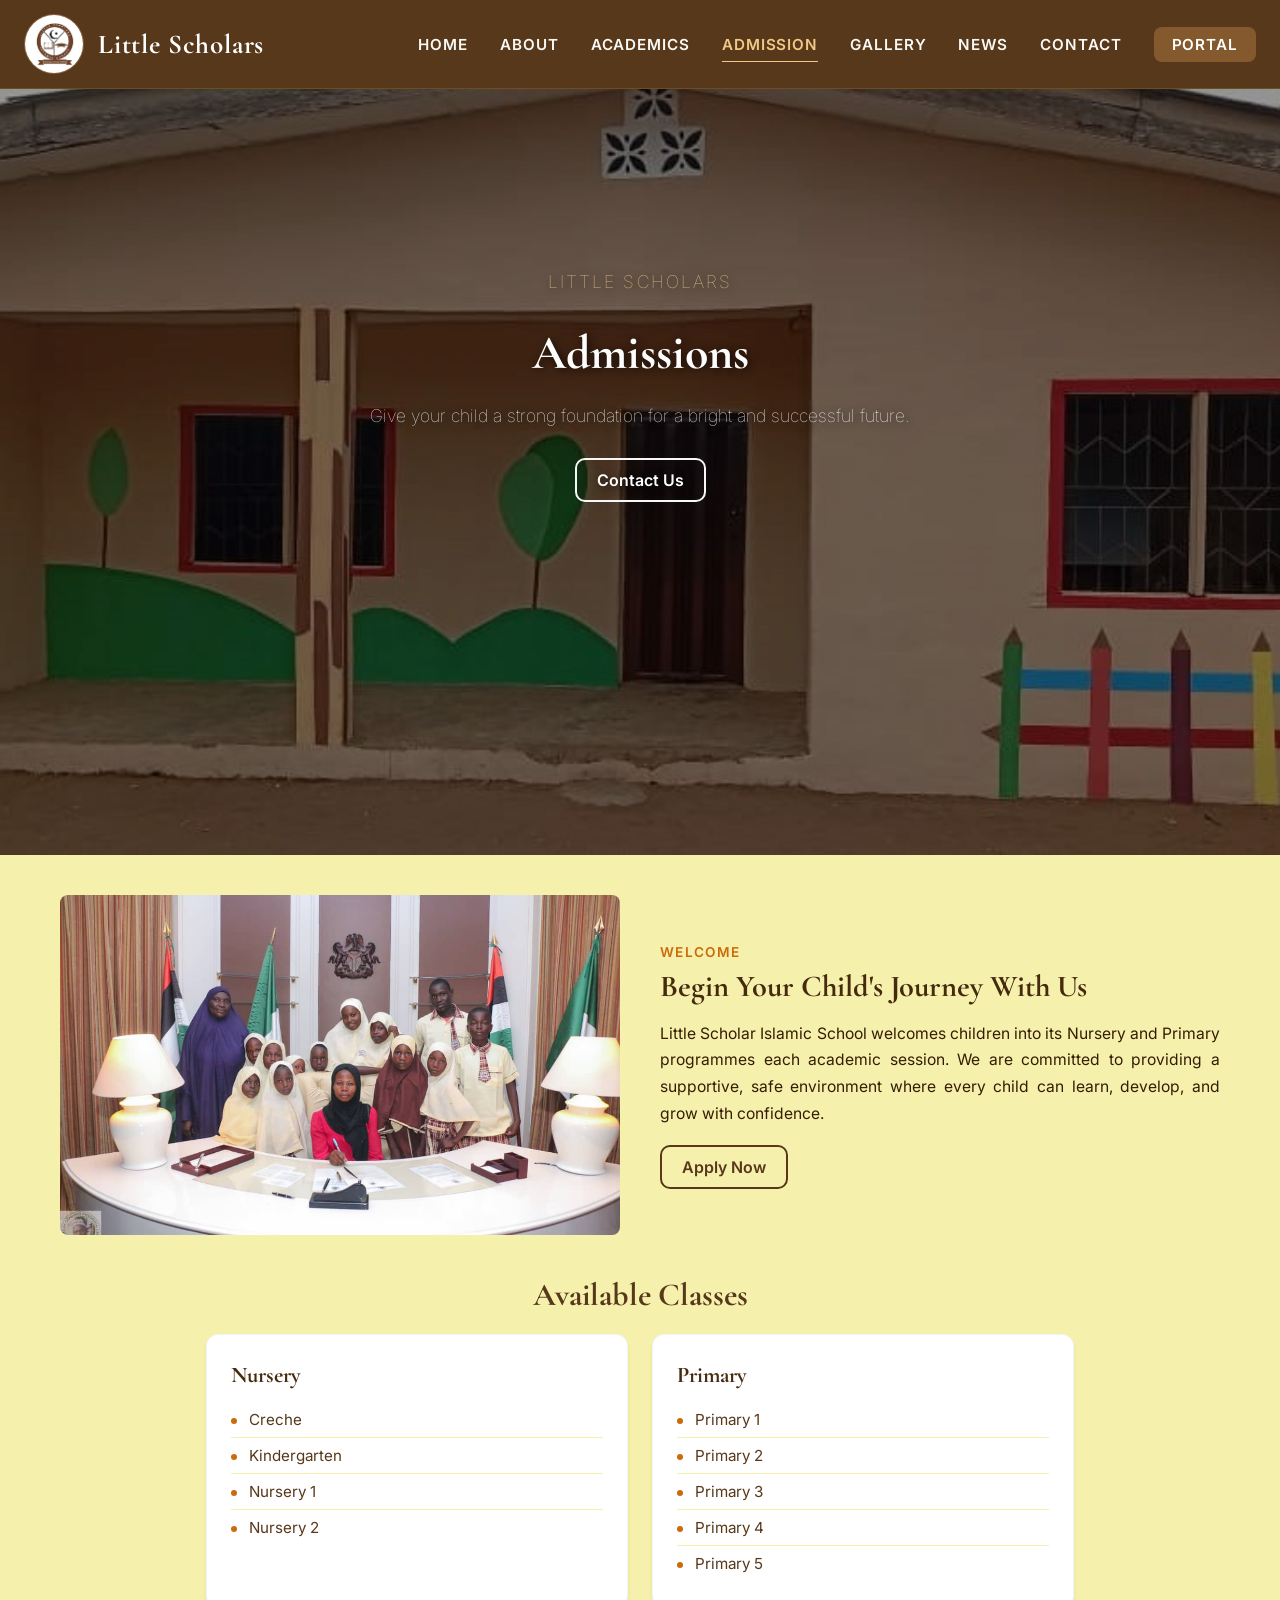
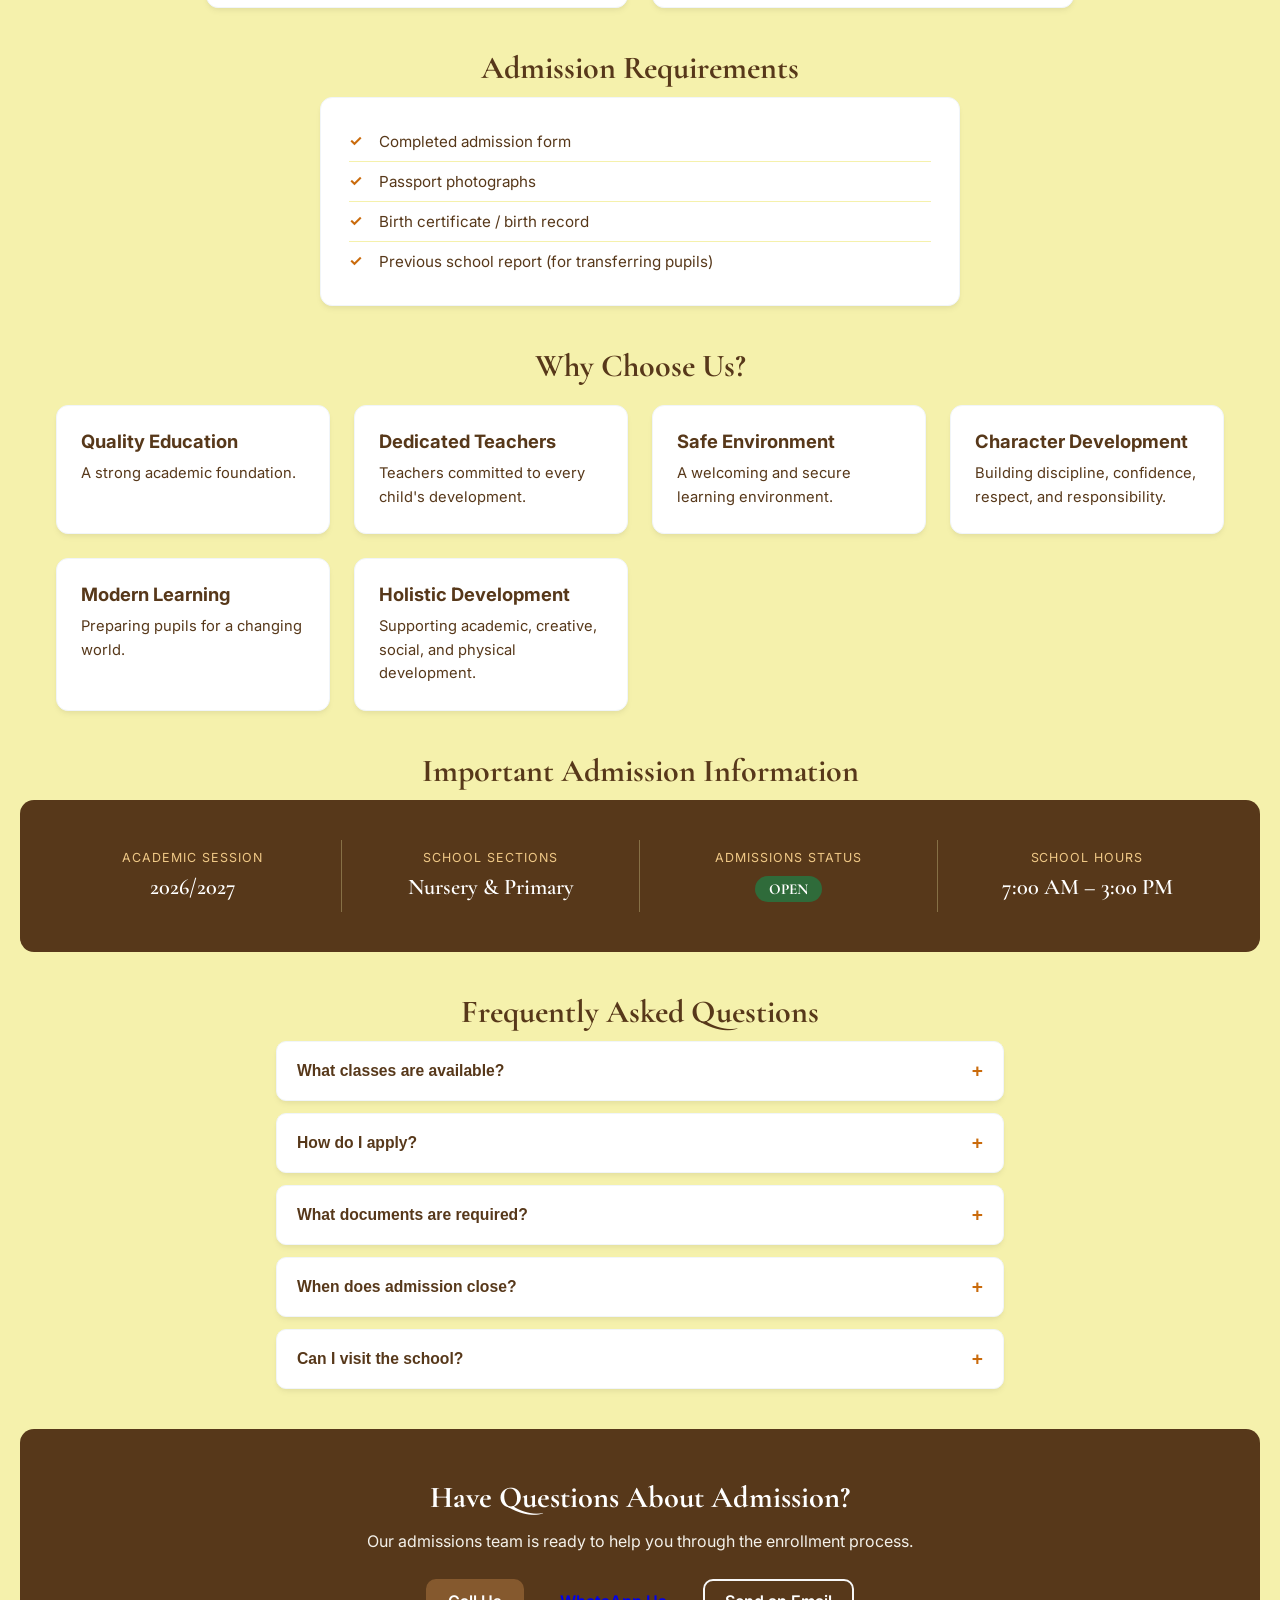
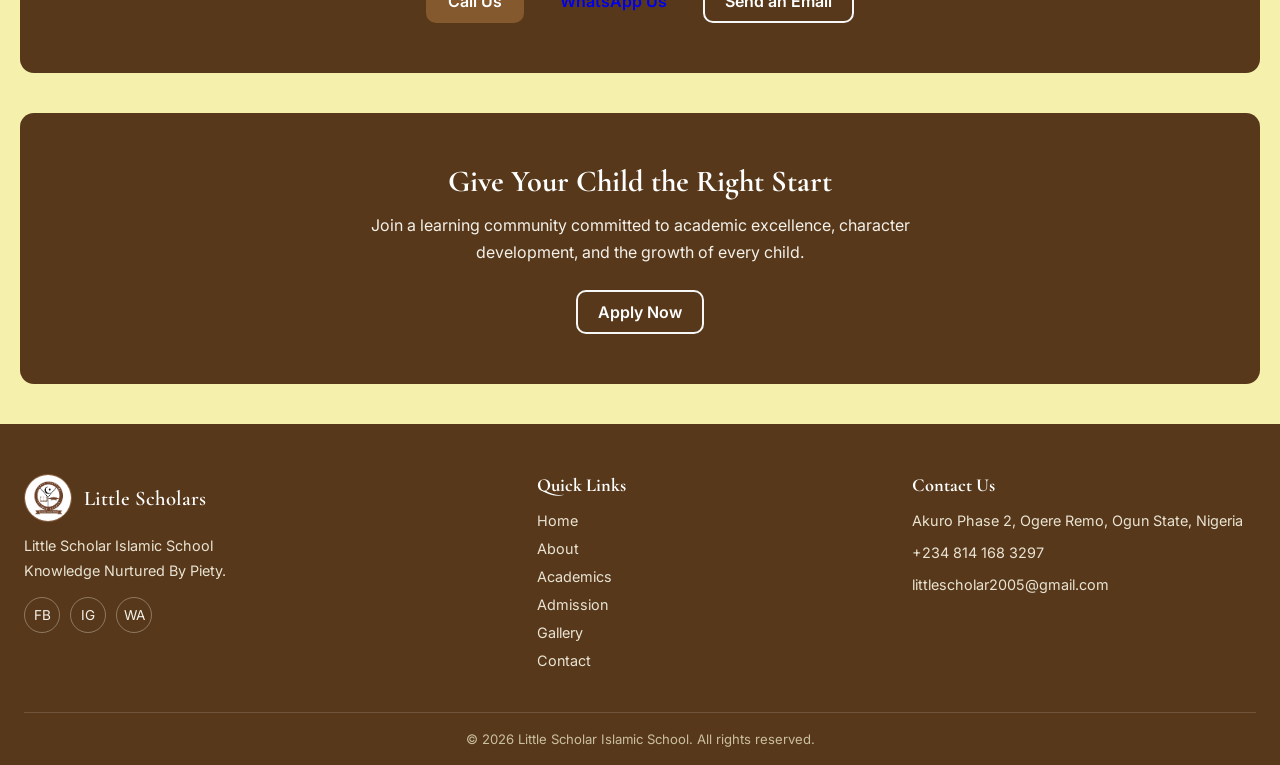
<file: admission.html>
<!DOCTYPE html>
<html lang="en">
<head>
  <meta charset="UTF-8">
  <meta name="viewport" content="width=device-width, initial-scale=1.0">
  <title>Admissions | Little Scholars</title>
  <link rel="preconnect" href="https://fonts.googleapis.com">
  <link href="https://fonts.googleapis.com/css2?family=Cormorant+Garamond:wght@500;600&family=Inter:wght@400;500;600&display=swap" rel="stylesheet">
  <link rel="stylesheet" href="assets/css/admission.css">
  <link rel="icon" type="images/jpeg" href="assets/images/logo.png.jpeg">
</head>
<body>

  <!-- Fixed/sticky nav, same as the homepage -->
  <header>
    <nav>
      <div class="nav-inner">
        <a href="index.html" class="nav-logo">
          <div class="nav-logo-icon">
            <img src="assets/images/logo.png.jpeg" alt="Little Scholars logo">
          </div>
          <div class="nav-logo-text"><strong>Little Scholars</strong></div>
        </a>

        <button class="nav-toggle" id="navToggle" aria-label="Toggle navigation menu" aria-expanded="false" aria-controls="navMenu">
          <span></span>
          <span></span>
          <span></span>
        </button>

        <ul id="navMenu">
          <li><a href="index.html">Home</a></li>
          <li><a href="about.html">About</a></li>
          <li><a href="academics.html">Academics</a></li>
          <li><a href="admission.html" class="active">Admission</a></li>
          <li><a href="gallery.html">Gallery</a></li>
          <li><a href="news.html">News</a></li>
          <li><a href="contact.html">Contact</a></li>
          <li><a href="login.html" class="nav-login-btn">Portal</a></li>
        </ul>
      </div>
    </nav>
  </header>

  <main>

    <!-- 1. ADMISSION HERO -->
    <section class="hero">
      <!-- Replace with a real photo: happy pupils, the school entrance, or a teacher with pupils -->
      <img src="assets/images/2.jpeg" alt="Pupils at Little Scholars">
      <div class="hero-content">
        <p class="hero-eyebrow">Little Scholars</p>
        <h1>Admissions</h1>
        <p>Give your child a strong foundation for a bright and successful future.</p>
        <div class="cta-btn">
          <a href="contact.html" class="btn">Contact Us</a>
        </div>
      </div>
    </section>

    <!-- 2. WELCOME TO OUR SCHOOL -->
    <section class="split-section reveal">
      <img src="assets/images/3.jpeg" alt="Little Scholars school photo" class="split-img">
      <div class="split-content">
        <span class="section-label">Welcome</span>
        <h2 class="section-heading">Begin Your Child's Journey With Us</h2>
        <p>Little Scholar Islamic School welcomes children into its Nursery and Primary programmes each academic session. We are committed to providing a supportive, safe environment where every child can learn, develop, and grow with confidence.</p>
        <a href="contact.html" class="btn btn-outline-dark">Apply Now</a>
      </div>
    </section>

    <!-- 3. AVAILABLE CLASSES -->
    <div class="section-intro">
      <h3>Available Classes</h3>
    </div>
    <div class="class-grid">
      <div class="class-card reveal">
        <h3>Nursery</h3>
        <ul>
          <li>Creche</li>
          <li>Kindergarten</li>
          <li>Nursery 1</li>
          <li>Nursery 2</li>
        </ul>
      </div>
      <div class="class-card reveal">
        <h3>Primary</h3>
        <ul>
          <li>Primary 1</li>
          <li>Primary 2</li>
          <li>Primary 3</li>
          <li>Primary 4</li>
          <li>Primary 5</li>
        </ul>
      </div>
    </div>

    <!-- 4. ADMISSION PROCESS -->
   <!-- <div class="section-intro">
      <h3>Admission Process</h3>
    </div>
    <div class="process-list">
      <div class="process-step reveal">
        <div class="process-number">01</div>
        <div class="process-step-body">
          <h3>Submit Application</h3>
          <p>Complete the admission application form.</p>
        </div>
      </div>
      <div class="process-step reveal">
        <div class="process-number">02</div>
        <div class="process-step-body">
          <h3>Application Review</h3>
          <p>The school reviews the submitted information.</p>
        </div>
      </div>
      <div class="process-step reveal">
        <div class="process-number">03</div>
        <div class="process-step-body">
          <h3>Assessment / Interaction</h3>
          <p>Where applicable, the child participates in an assessment or admission interaction.</p>
        </div>
      </div>
      <div class="process-step reveal">
        <div class="process-number">04</div>
        <div class="process-step-body">
          <h3>Admission Confirmation</h3>
          <p>Successful applicants receive confirmation and information about the next steps.</p>
        </div>
      </div>
    </div>-->

    <!-- 5. ADMISSION REQUIREMENTS -->
    <div class="section-intro">
      <h3>Admission Requirements</h3>
    </div>
    <ul class="checklist reveal">
      <li>Completed admission form</li>
      <li>Passport photographs</li>
      <li>Birth certificate / birth record</li>
      <li>Previous school report (for transferring pupils)</li>
    </ul>

    <!-- 6. WHY CHOOSE US -->
    <div class="section-intro">
      <h3>Why Choose Us?</h3>
    </div>
    <div class="card-grid">
      <div class="info-card reveal">
        <h3>Quality Education</h3>
        <p>A strong academic foundation.</p>
      </div>
      <div class="info-card reveal">
        <h3>Dedicated Teachers</h3>
        <p>Teachers committed to every child's development.</p>
      </div>
      <div class="info-card reveal">
        <h3>Safe Environment</h3>
        <p>A welcoming and secure learning environment.</p>
      </div>
      <div class="info-card reveal">
        <h3>Character Development</h3>
        <p>Building discipline, confidence, respect, and responsibility.</p>
      </div>
      <div class="info-card reveal">
        <h3>Modern Learning</h3>
        <p>Preparing pupils for a changing world.</p>
      </div>
      <div class="info-card reveal">
        <h3>Holistic Development</h3>
        <p>Supporting academic, creative, social, and physical development.</p>
      </div>
    </div>

    <!-- 7. IMPORTANT ADMISSION INFORMATION -->
    <div class="section-intro">
      <h3>Important Admission Information</h3>
    </div>

    <div class="info-band reveal">
      <div class="info-band-item">
        <span class="info-band-label">Academic Session</span>
        <span class="info-band-value">2026/2027</span>
      </div>
      <div class="info-band-item">
        <span class="info-band-label">School Sections</span>
        <span class="info-band-value">Nursery &amp; Primary</span>
      </div>
      <div class="info-band-item">
        <span class="info-band-label">Admissions Status</span>
        <span class="info-band-value">
          <span class="status-badge open" id="admissionsStatus">OPEN</span>
        </span>
      </div>
      <div class="info-band-item">
        <span class="info-band-label">School Hours</span>
        <span class="info-band-value">7:00 AM – 3:00 PM</span>
      </div>
    </div>

    <!-- 8. ONLINE APPLICATION -->
 <!--   <div class="section-intro" id="apply">
      <h3>Apply Online</h3>
      <p>Fill out the form below instead of downloading a paper form — our admissions team will be in touch with next steps.</p>
    </div>
    <div class="application-section">
      <form class="application-form reveal" id="applicationForm">

        <div class="form-group-title">Child Information</div>
        <div class="form-row">
          <div class="form-field">
            <label for="childFirstName">First Name</label>
            <input type="text" id="childFirstName" name="childFirstName" required>
          </div>
          <div class="form-field">
            <label for="childLastName">Last Name</label>
            <input type="text" id="childLastName" name="childLastName" required>
          </div>
        </div>
        <div class="form-row">
          <div class="form-field">
            <label for="childDob">Date of Birth</label>
            <input type="date" id="childDob" name="childDob" required>
          </div>
          <div class="form-field">
            <label for="childGender">Gender</label>
            <select id="childGender" name="childGender" required>
              <option value="" disabled selected>Select</option>
              <option value="male">Male</option>
              <option value="female">Female</option>
            </select>
          </div>
        </div>
        <div class="form-row">
          <div class="form-field">
            <label for="classApplying">Class Applying For</label>
            <select id="classApplying" name="classApplying" required>
              <option value="" disabled selected>Select a class</option>
              <option value="nursery1">Nursery 1</option>
              <option value="nursery2">Nursery 2</option>
              <option value="primary1">Primary 1</option>
              <option value="primary2">Primary 2</option>
              <option value="primary3">Primary 3</option>
              <option value="primary4">Primary 4</option>
              <option value="primary5">Primary 5</option>
            </select>
          </div>
          <div class="form-field">
            <label for="previousSchool">Previous School (if any)</label>
            <input type="text" id="previousSchool" name="previousSchool">
          </div>
        </div>

        <div class="form-group-title">Parent / Guardian Information</div>
        <div class="form-row">
          <div class="form-field">
            <label for="parentName">Parent / Guardian Name</label>
            <input type="text" id="parentName" name="parentName" required>
          </div>
          <div class="form-field">
            <label for="parentPhone">Phone Number</label>
            <input type="tel" id="parentPhone" name="parentPhone" required>
          </div>
        </div>
        <div class="form-row">
          <div class="form-field">
            <label for="parentEmail">Email</label>
            <input type="email" id="parentEmail" name="parentEmail" required>
          </div>
          <div class="form-field">
            <label for="parentAddress">Address</label>
            <input type="text" id="parentAddress" name="parentAddress" required>
          </div>
        </div>

        <div class="form-group-title">Documents</div>
        <div class="form-row">
          <div class="form-field">
            <label for="passportPhoto">Passport Photograph</label>
            <input type="file" id="passportPhoto" name="passportPhoto" accept="image/*">
          </div>
          <div class="form-field">
            <label for="supportingDocs">Supporting Documents (where required)</label>
            <input type="file" id="supportingDocs" name="supportingDocs">
          </div>
        </div>
        <p class="form-note">Accepted formats: JPG, PNG, PDF.</p>

        <div class="form-submit-row">
          <button type="submit" class="btn btn-primary">Submit Application</button>
          <div class="form-success" id="formSuccess">
            Application submitted successfully. Our admissions team will contact you with the next steps.
          </div>
        </div>
      </form>
    </div>
  -->


    <!-- 9. FREQUENTLY ASKED QUESTIONS -->
    <div class="section-intro">
      <h3>Frequently Asked Questions</h3>
    </div>
    <div class="faq-list">
      <div class="faq-item">
        <button class="faq-question">
          <span>What classes are available?</span>
          <span class="faq-icon">+</span>
        </button>
        <div class="faq-answer">
          <p>Nursery and Primary classes are available.</p>
        </div>
      </div>
      <div class="faq-item">
        <button class="faq-question">
          <span>How do I apply?</span>
          <span class="faq-icon">+</span>
        </button>
        <div class="faq-answer">
          <p>Visit the school.</p>
        </div>
      </div>
      <div class="faq-item">
        <button class="faq-question">
          <span>What documents are required?</span>
          <span class="faq-icon">+</span>
        </button>
        <div class="faq-answer">
          <p>See the school's confirmed admission requirements listed above.</p>
        </div>
      </div>
      <div class="faq-item">
        <button class="faq-question">
          <span>When does admission close?</span>
          <span class="faq-icon">+</span>
        </button>
        <div class="faq-answer">
          <!-- Placeholder — replace with the school's confirmed admission deadline -->
          <p>Contact the school for the current admission deadline.</p>
        </div>
      </div>
      <div class="faq-item">
        <button class="faq-question">
          <span>Can I visit the school?</span>
          <span class="faq-icon">+</span>
        </button>
        <div class="faq-answer">
          <p>Yes, you can.</p>
        </div>
      </div>
    </div>


    <!-- 10. CONTACT ADMISSIONS -->
    <section class="cta-band reveal" id="contact-admissions">
      <h3>Have Questions About Admission?</h3>
      <p>Our admissions team is ready to help you through the enrollment process.</p>
      <div class="cta-btn">
        <!-- Placeholder contact details — replace with the school's confirmed numbers/email -->
        <a href="tel:+2348141683297" class="btn">Call Us</a>
        <a href="https://wa.me/2348058640430" class="button" target="_blank" rel="noopener">WhatsApp Us</a>
        <a href="mailto:littlescholar2005@gmail.com" class="btn">Send an Email</a>
      </div>
    </section>
    

    <!-- 11. FINAL CTA -->
    <section class="cta-band reveal">
      <h3>Give Your Child the Right Start</h3>
      <p>Join a learning community committed to academic excellence, character development, and the growth of every child.</p>
      <div class="cta-btn">
        <a href="contact.html" class="btn">Apply Now</a>
      </div>
    </section>

  </main>

  <!-- Footer -->
  <footer class="site-footer">
    <div class="footer-inner">
      <div class="footer-col">
        <div class="footer-brand">
          <div class="nav-logo-icon">
            <img src="assets/images/logo.png.jpeg" alt="Little Scholars logo">
          </div>
          <span class="footer-brand-text">Little Scholars</span>
        </div>
        <p>Little Scholar Islamic School</p>
        <p>Knowledge Nurtured By Piety.</p>
        <div class="footer-social">
          <a href="#" aria-label="Facebook">FB</a>
          <a href="#" aria-label="Instagram">IG</a>
          <a href="https://wa.me/2348058640430" aria-label="WhatsApp">WA</a>
        </div>
      </div>

      <div class="footer-col">
        <h4>Quick Links</h4>
        <ul class="footer-links">
          <li><a href="index.html">Home</a></li>
          <li><a href="about.html">About</a></li>
          <li><a href="academics.html">Academics</a></li>
          <li><a href="admission.html">Admission</a></li>
          <li><a href="gallery.html">Gallery</a></li>
          <li><a href="contact.html">Contact</a></li>
        </ul>
      </div>

      <div class="footer-col">
        <h4>Contact Us</h4>
        <ul class="footer-contact">
          <li>Akuro Phase 2, Ogere Remo, Ogun State, Nigeria</li>
          <li>+234 814 168 3297</li>
          <li>littlescholar2005@gmail.com</li>
        </ul>
      </div>
    </div>

    <div class="footer-bottom">
      &copy; <span id="footerYear"></span> Little Scholar Islamic School. All rights reserved.
    </div>
  </footer>

  <script src="assets/js/admission.js"></script>
</body>
</html>
</file>
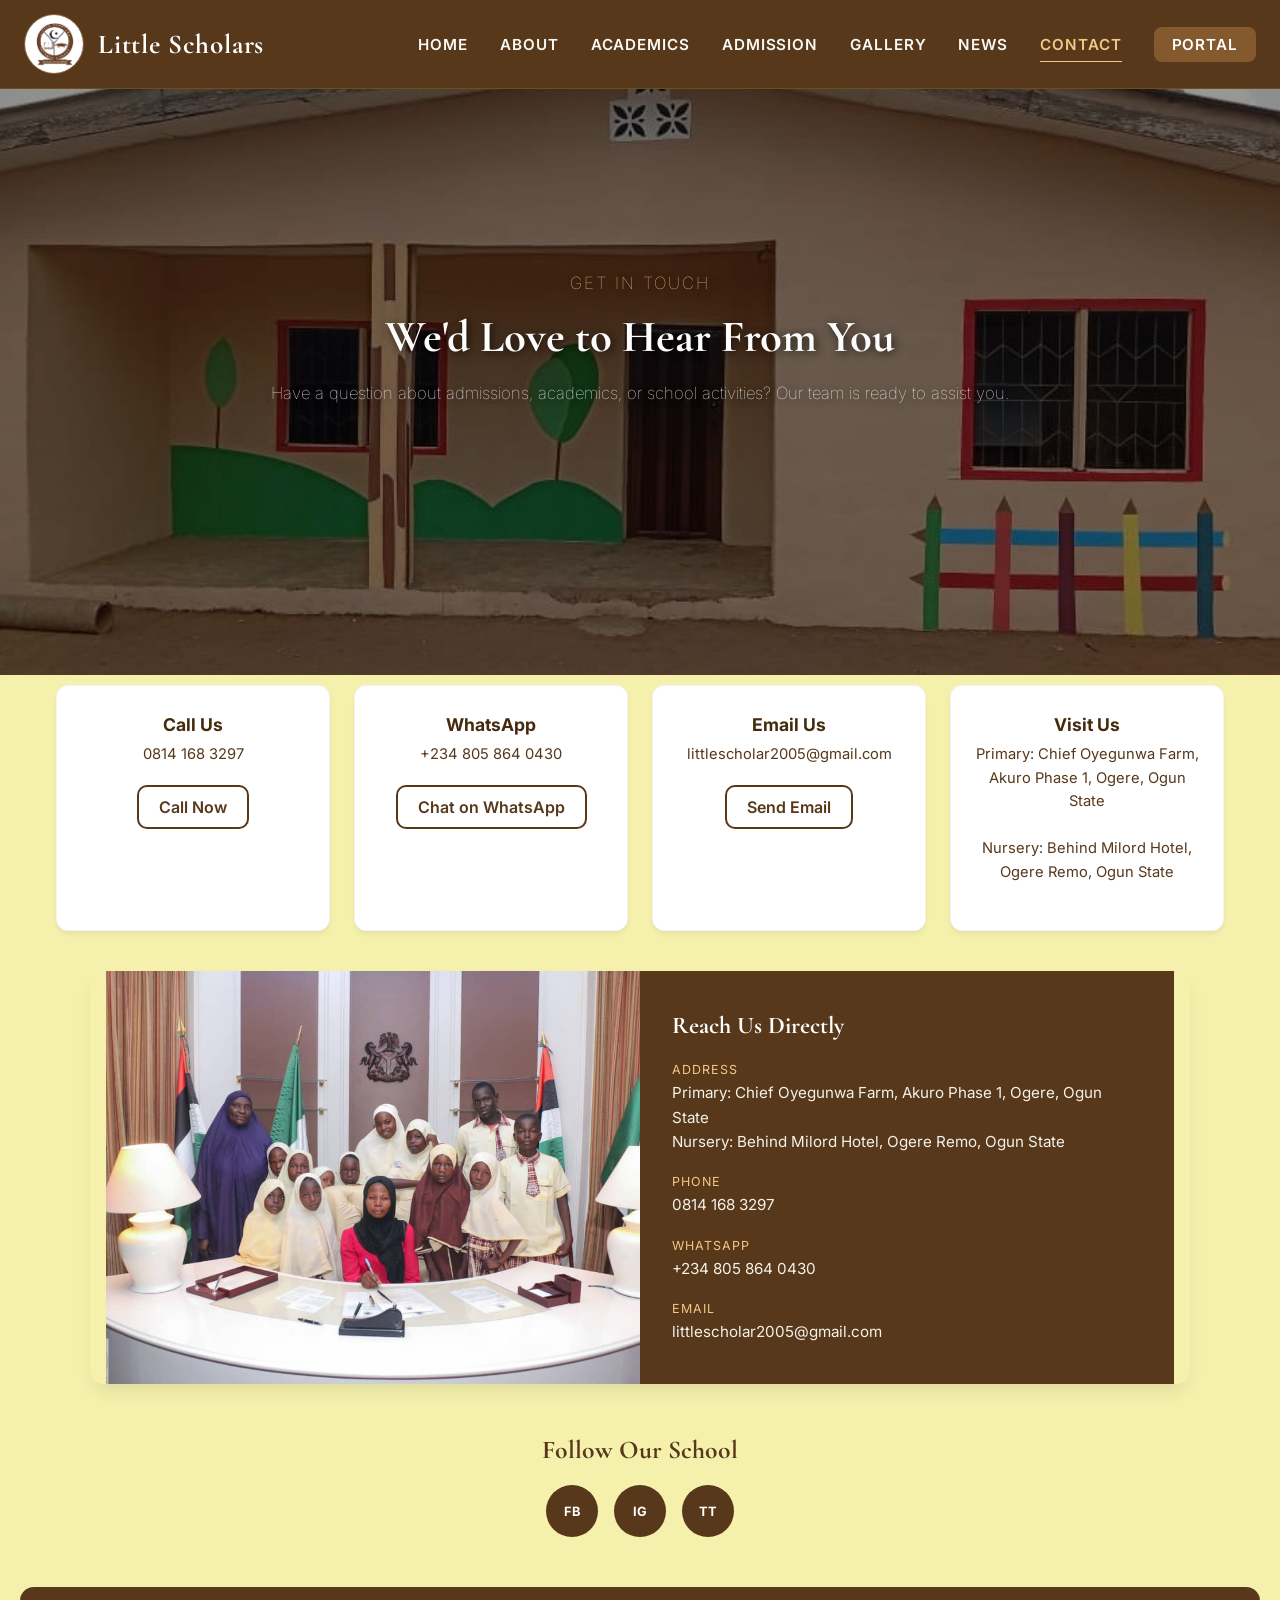
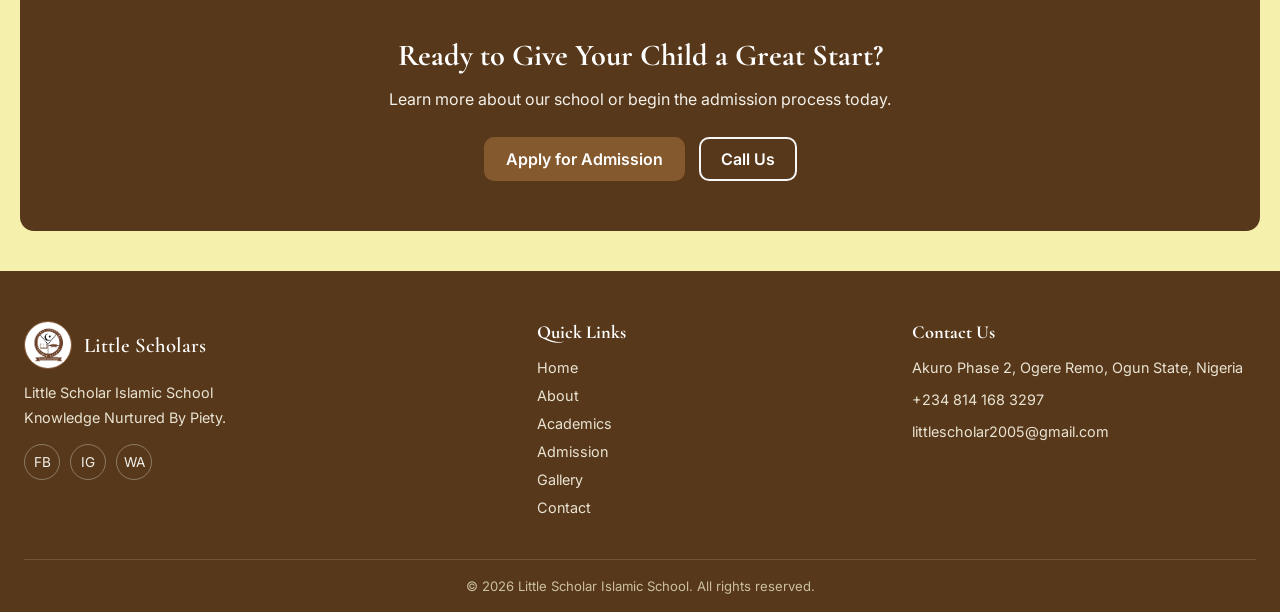
<file: contact.html>
<!DOCTYPE html>
<html lang="en">
<head>
  <meta charset="UTF-8">
  <meta name="viewport" content="width=device-width, initial-scale=1.0">
  <title>Contact Us | Little Scholars</title>
  <link rel="preconnect" href="https://fonts.googleapis.com">
  <link href="https://fonts.googleapis.com/css2?family=Cormorant+Garamond:wght@500;600&family=Inter:wght@400;500;600&display=swap" rel="stylesheet">
  <link rel="stylesheet" href="assets/css/contact.css">
  <link rel="icon" type="images/jpeg" href="assets/images/logo.png.jpeg">
</head>
<body>

  <header>
    <nav>
      <div class="nav-inner">
        <a href="index.html" class="nav-logo">
          <div class="nav-logo-icon">
            <img src="assets/images/logo.png.jpeg" alt="Little Scholars logo">
          </div>
          <div class="nav-logo-text"><strong>Little Scholars</strong></div>
        </a>

        <button class="nav-toggle" id="navToggle" aria-label="Toggle navigation menu" aria-expanded="false" aria-controls="navMenu">
          <span></span>
          <span></span>
          <span></span>
        </button>

        <ul id="navMenu">
          <li><a href="index.html">Home</a></li>
          <li><a href="about.html">About</a></li>
          <li><a href="academics.html">Academics</a></li>
          <li><a href="admission.html">Admission</a></li>
          <li><a href="gallery.html">Gallery</a></li>
          <li><a href="news.html">News</a></li>
          <li><a href="contact.html" class="active">Contact</a></li>
          <li><a href="login.html" class="nav-login-btn">Portal</a></li>
        </ul>
      </div>
    </nav>
  </header>

  <main>

    <!-- 1. CONTACT HERO -->
    <section class="hero">
      <img src="assets/images/2.jpeg" alt="Little Scholars school entrance">
      <div class="hero-content">
        <p class="hero-eyebrow">Get In Touch</p>
        <h1>We'd Love to Hear From You</h1>
        <p>Have a question about admissions, academics, or school activities? Our team is ready to assist you.</p>
      </div>
    </section>

    <!-- 2. CONTACT INFORMATION CARDS -->
    <div class="contact-card-grid">
      <div class="contact-card reveal">
        <h3>Call Us</h3>
        <p>0814 168 3297</p>
        <a href="tel:+2348141683297" class="btn btn-outline-dark">Call Now</a>
      </div>

      <div class="contact-card reveal">
        <h3>WhatsApp</h3>
        <p>+234 805 864 0430</p>
        <a href="https://wa.me/2348058640430" class="btn btn-outline-dark" target="_blank" rel="noopener">Chat on WhatsApp</a>
      </div>

      <div class="contact-card reveal">
        <h3>Email Us</h3>
        <p>littlescholar2005@gmail.com</p>
        <a href="mailto:littlescholar2005@gmail.com" class="btn btn-outline-dark">Send Email</a>
      </div>

      <div class="contact-card reveal">
        <h3>Visit Us</h3>
        <p>
          Primary: Chief Oyegunwa Farm, Akuro Phase 1, Ogere, Ogun State<br><br>
          Nursery: Behind Milord Hotel, Ogere Remo, Ogun State
        </p>
       <!-- <a
          href="https://www.google.com/maps/search/?api=1&query=Chief+Oyegunwa+Farm+Akuro+Phase+1+Ogere+Ogun+State"
          class="btn btn-outline-dark" target="_blank" rel="noopener">Get Directions</a>-->
      </div>
    </div>

    <!-- 3. CONTACT LAYOUT -->
    <div class="contact-layout reveal">
      <img src="assets/images/3.jpeg" alt="Little Scholars school building" class="contact-layout-img">
      <div class="contact-layout-info">
        <h3>Reach Us Directly</h3>

        <div class="contact-info-item">
          <span class="contact-info-label">Address</span>
          <span class="contact-info-value">
            Primary: Chief Oyegunwa Farm, Akuro Phase 1, Ogere, Ogun State<br>
            Nursery: Behind Milord Hotel, Ogere Remo, Ogun State
          </span>
        </div>

        <div class="contact-info-item">
          <span class="contact-info-label">Phone</span>
          <span class="contact-info-value"><a href="tel:+2348141683297">0814 168 3297</a></span>
        </div>

        <div class="contact-info-item">
          <span class="contact-info-label">WhatsApp</span>
          <span class="contact-info-value"><a href="https://wa.me/2348058640430" target="_blank" rel="noopener">+234 805 864 0430</a></span>
        </div>

        <div class="contact-info-item">
          <span class="contact-info-label">Email</span>
          <span class="contact-info-value"><a href="mailto:info@schoolname.com">littlescholar2005@gmail.com</a></span>
        </div>
      </div>
    </div>

    <!-- SOCIAL MEDIA -->
    <div class="social-section reveal">
      <h3>Follow Our School</h3>
      <div class="social-links">
        <a href="#" aria-label="Facebook" target="_blank" rel="noopener">FB</a>
        <a href="#" aria-label="Instagram" target="_blank" rel="noopener">IG</a>
        <a href="#" aria-label="TikTok" target="_blank" rel="noopener">TT</a>
      </div>
    </div>

    <!-- FINAL CTA -->
    <section class="cta-band reveal">
      <h3>Ready to Give Your Child a Great Start?</h3>
      <p>Learn more about our school or begin the admission process today.</p>
      <div class="cta-btn">
        <a href="admission.html" class="btn btn-primary">Apply for Admission</a>
        <a href="tel:+2348141683297" class="btn btn-outline-light">Call Us</a>
      </div>
    </section>

  </main>

  <!-- Footer -->
  <footer class="site-footer">
    <div class="footer-inner">
      <div class="footer-col">
        <div class="footer-brand">
          <div class="nav-logo-icon">
            <img src="assets/images/logo.png.jpeg" alt="Little Scholars logo">
          </div>
          <span class="footer-brand-text">Little Scholars</span>
        </div>
        <p>Little Scholar Islamic School</p>
        <p>Knowledge Nurtured By Piety.</p>
        <div class="footer-social">
          <a href="#" aria-label="Facebook">FB</a>
          <a href="https://wa.me/2348058640430" aria-label="Instagram">IG</a>
          <a href="#" aria-label="WhatsApp">WA</a>
        </div>
      </div>

      <div class="footer-col">
        <h4>Quick Links</h4>
        <ul class="footer-links">
          <li><a href="index.html">Home</a></li>
          <li><a href="about.html">About</a></li>
          <li><a href="academics.html">Academics</a></li>
          <li><a href="admission.html">Admission</a></li>
          <li><a href="gallery.html">Gallery</a></li>
          <li><a href="contact.html">Contact</a></li>
        </ul>
      </div>

      <div class="footer-col">
        <h4>Contact Us</h4>
        <ul class="footer-contact">
          <li>Akuro Phase 2, Ogere Remo, Ogun State, Nigeria</li>
          <li>+234 814 168 3297</li>
          <li>littlescholar2005@gmail.com</li>
        </ul>
      </div>
    </div>

    <div class="footer-bottom">
      &copy; <span id="footerYear"></span> Little Scholar Islamic School. All rights reserved.
    </div>
  </footer>

  <script src="assets/js/contact.js"></script>
</body>
</html>
</file>
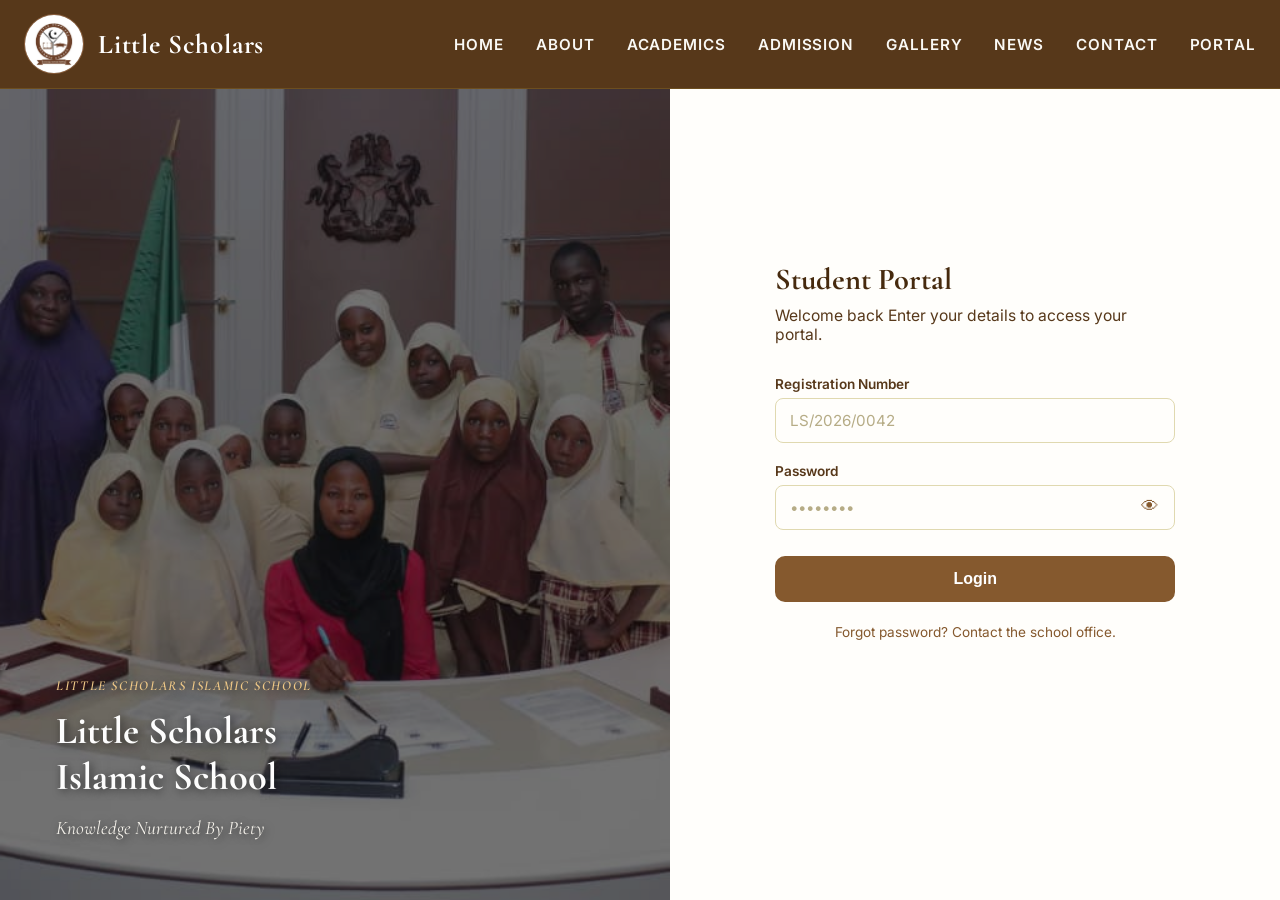
<file: login.html>
<!DOCTYPE html>
<html lang="en">
<head>
  <meta charset="UTF-8">
  <meta name="viewport" content="width=device-width, initial-scale=1.0">
  <title>Little Scholars</title>
  <link rel="preconnect" href="https://fonts.googleapis.com">
  <link href="https://fonts.googleapis.com/css2?family=Cormorant+Garamond:wght@500;600&family=Inter:wght@400;500;600&display=swap" rel="stylesheet">
  <link rel="stylesheet" href="assets/css/login.css">
  <link rel="icon" type="images/jpeg" href="assets/images/logo.png.jpeg">
</head>
<body>

    <!-- Nav -->
<nav>
  <div class="nav-inner">
    <a href="#" class="nav-logo">
      <div class="nav-logo-icon">
        <img src="assets/images/logo.png.jpeg" alt="Little Scholars logo">
      </div>
      <div class="nav-logo-text"><strong>Little Scholars</strong></div>
    </a>

    <button class="nav-toggle" id="navToggle" aria-label="Toggle navigation menu" aria-expanded="false" aria-controls="navMenu">
      <span></span>
      <span></span>
      <span></span>
    </button>

    <ul id="navMenu">
      <li><a href="index.html" class="active">Home</a></li>
      <li><a href="about.html" class="active">About</a></li>
      <li><a href="academics.html" class="active">Academics</a></li>
      <li><a href="admission.html" class="active">Admission</a></li>
      <li><a href="gallery.html" class="active">Gallery</a></li>
      <li><a href="news.html" class="active">News</a></li>
      <li><a href="contact.html" class="active">Contact</a></li>
      <li><a href="login.html" class="active">Portal</a></li>

    </ul>
  </div>
</nav>

  <!-- Small brand bar over the form panel, links back to the main site -->
  <div class="brand-bar on-light">
    <a href="index.html" class="brand-bar-link">
      <div class="brand-bar-icon">
        <img src="assets/images/logo.png.jpeg" alt="Little Scholars logo">
      </div>
      <span class="brand-bar-text">Little Scholars</span>
    </a>
  </div>

  <main class="login-shell">

    <!-- Left: school branding panel -->
    <section class="login-brand-panel">
      <img src="assets/images/3.jpeg" alt="Little Scholars pupils">
      <div class="login-brand-content">
        <p class="brand-eyebrow">Little Scholars Islamic School</p>
        <h1>Little Scholars<br>Islamic School</h1>
        <p>Knowledge Nurtured By Piety</p>
      </div>
    </section>

    <!-- Right: login form panel -->
    <section class="login-form-panel">
      <div class="login-form-card">
        <h2>Student Portal</h2>
        <p class="login-welcome">Welcome back  Enter your details to access your portal.</p>

        <form id="loginForm" novalidate>
          <div class="form-field">
            <label for="regNumber">Registration Number</label>
            <input type="text" id="regNumber" name="regNumber" placeholder="LS/2026/0042" autocomplete="username" required>
          </div>

          <div class="form-field">
            <label for="password">Password</label>
            <div class="password-field-wrapper">
              <input type="password" id="password" name="password" placeholder="••••••••" autocomplete="current-password" required>
              <button type="button" class="password-toggle" id="passwordToggle" aria-label="Show password" aria-pressed="false">👁</button>
            </div>
          </div>

          <button type="submit" class="login-submit" id="loginSubmit">Login</button>

          <div class="login-message error" id="loginError" role="alert"></div>
          <div class="login-message success" id="loginSuccess" role="status"></div>
        </form>

        <p class="login-help">Forgot password? Contact the school office.</p>
      </div>
    </section>

  </main>

  <script src="assets/js/login.js"></script>
</body>
</html>
</file>
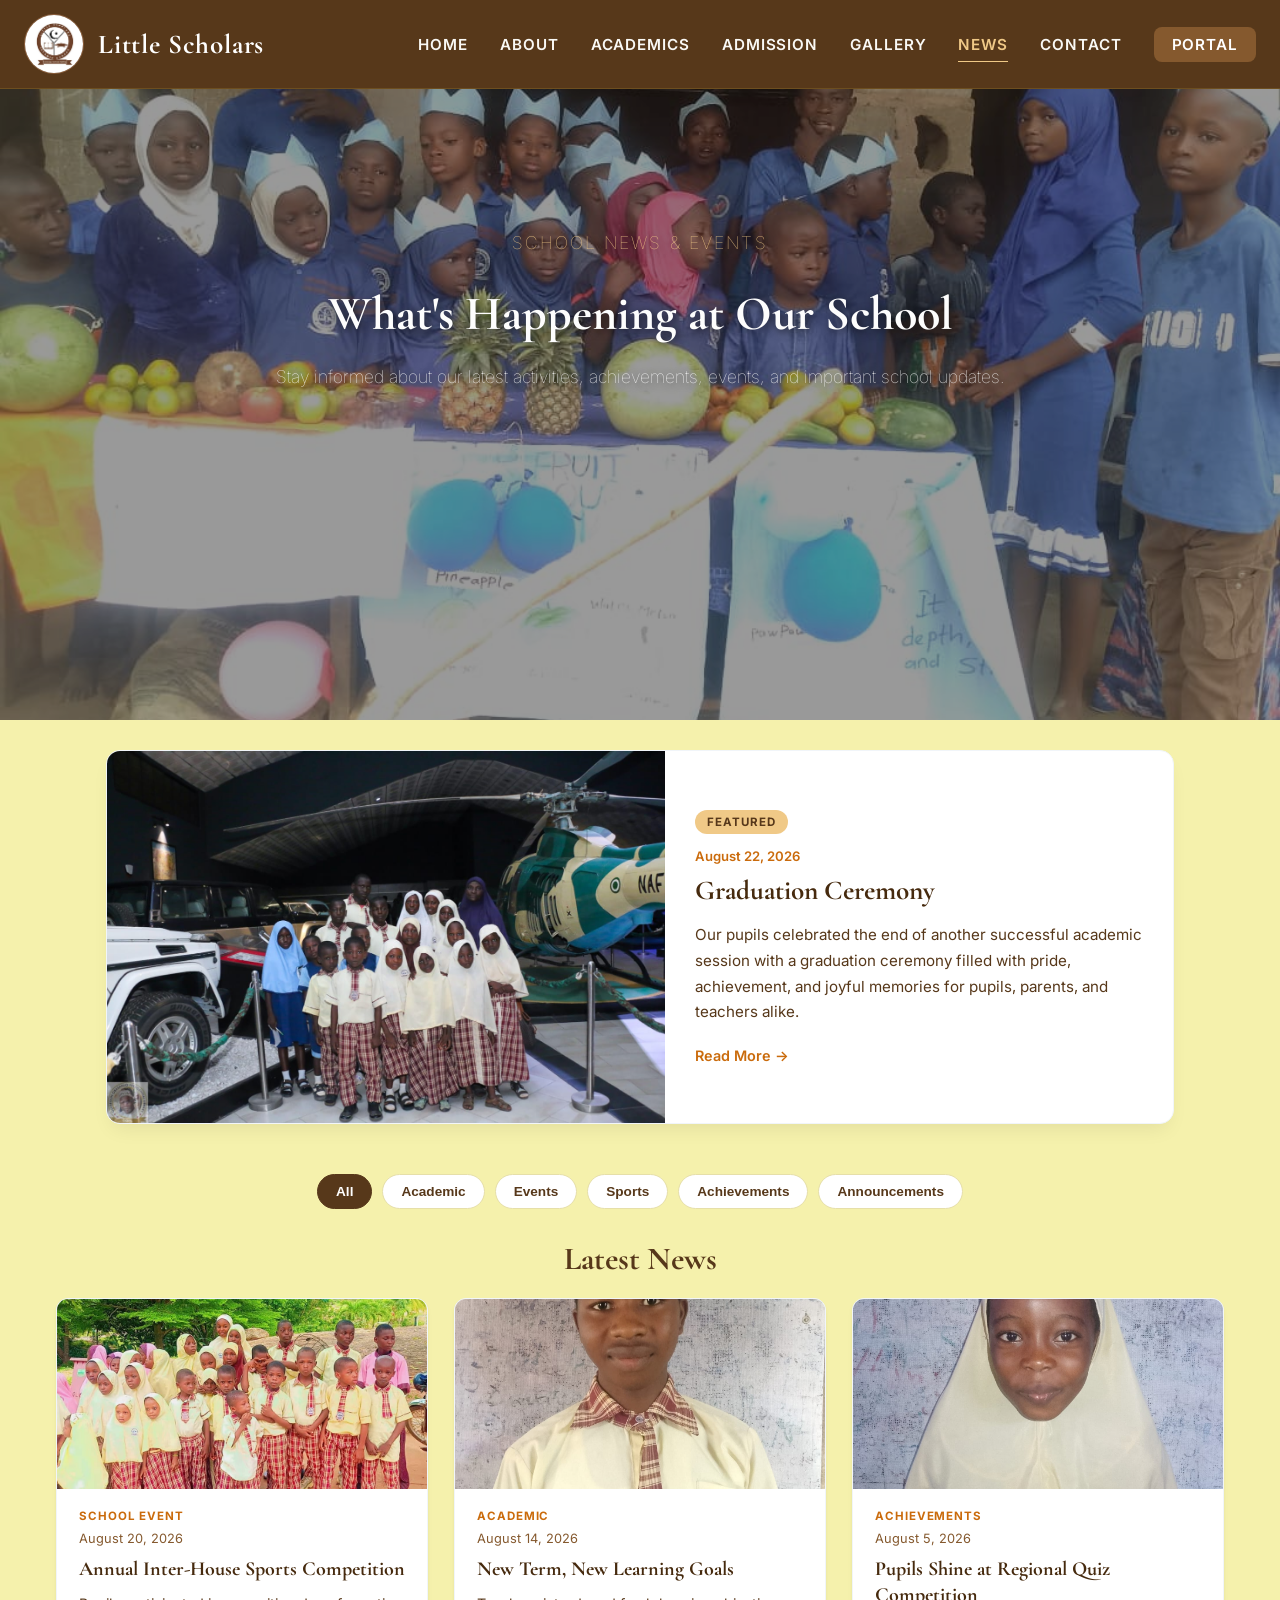
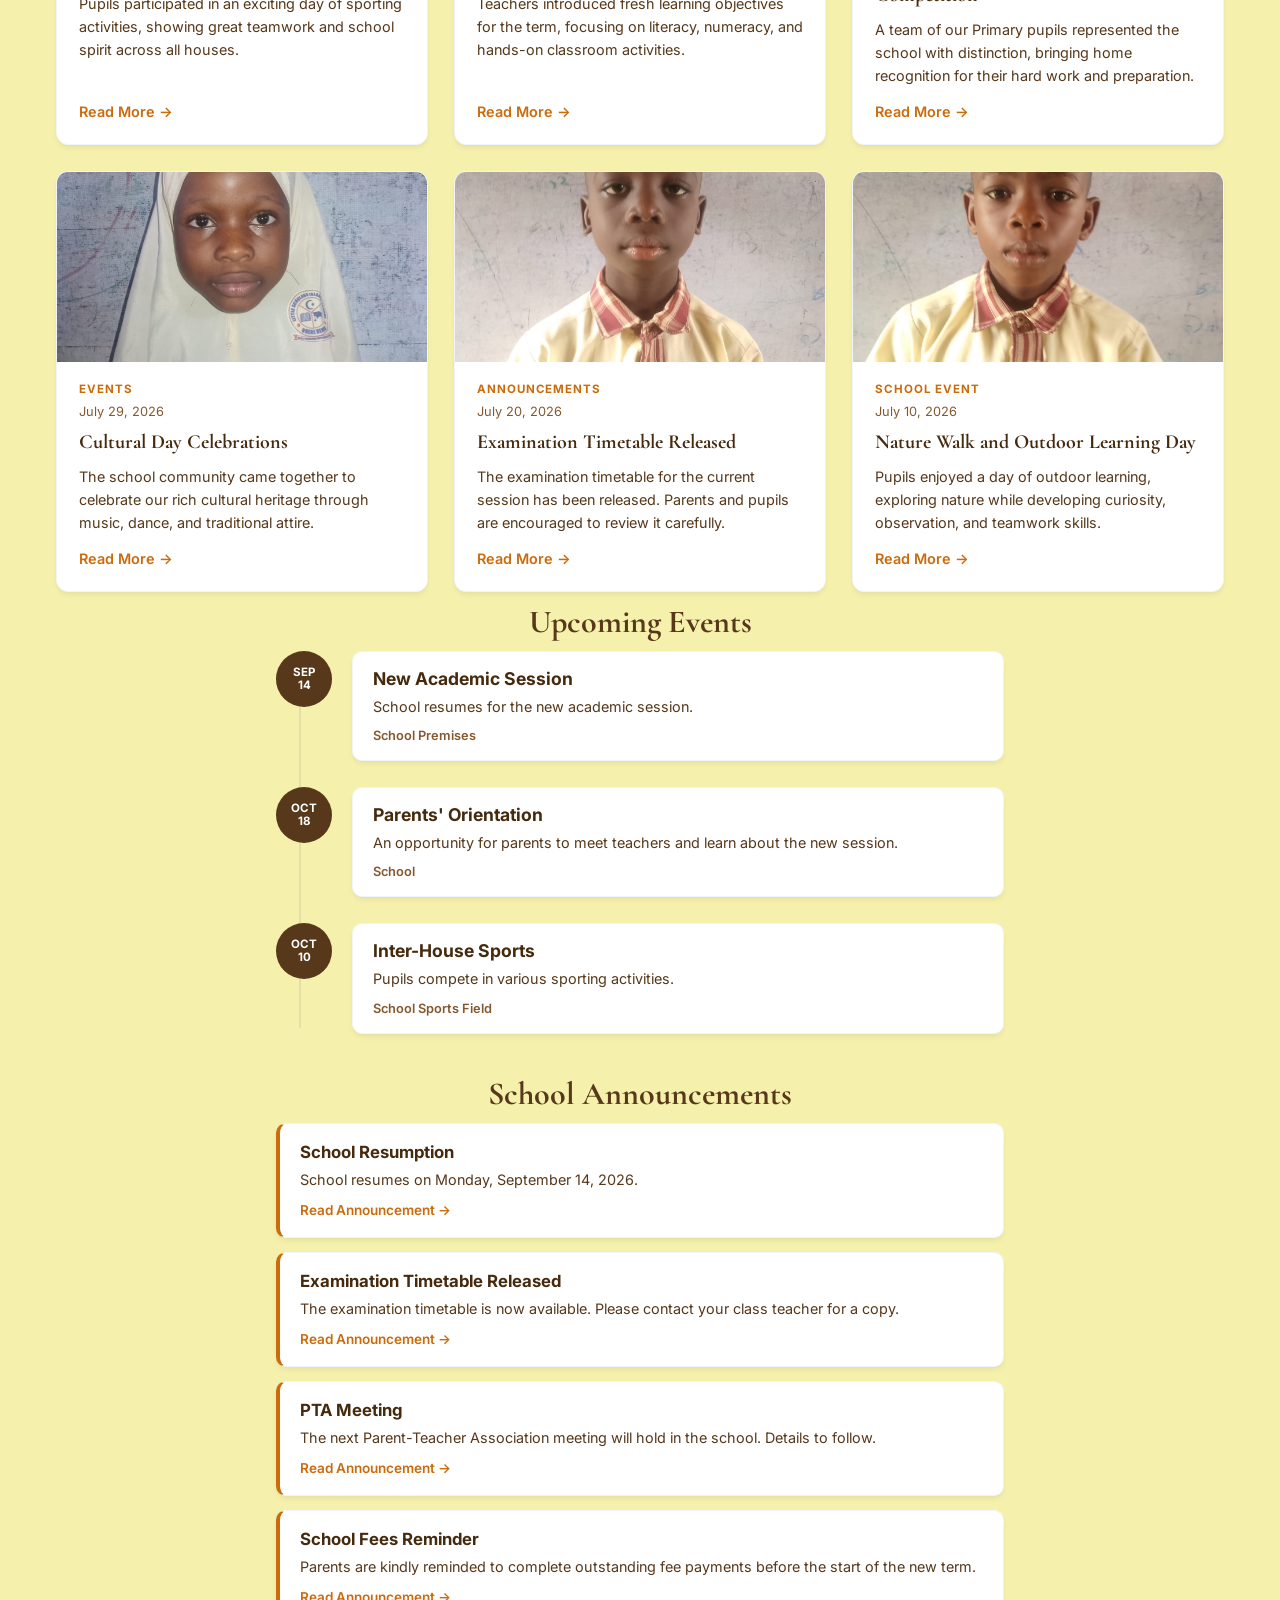
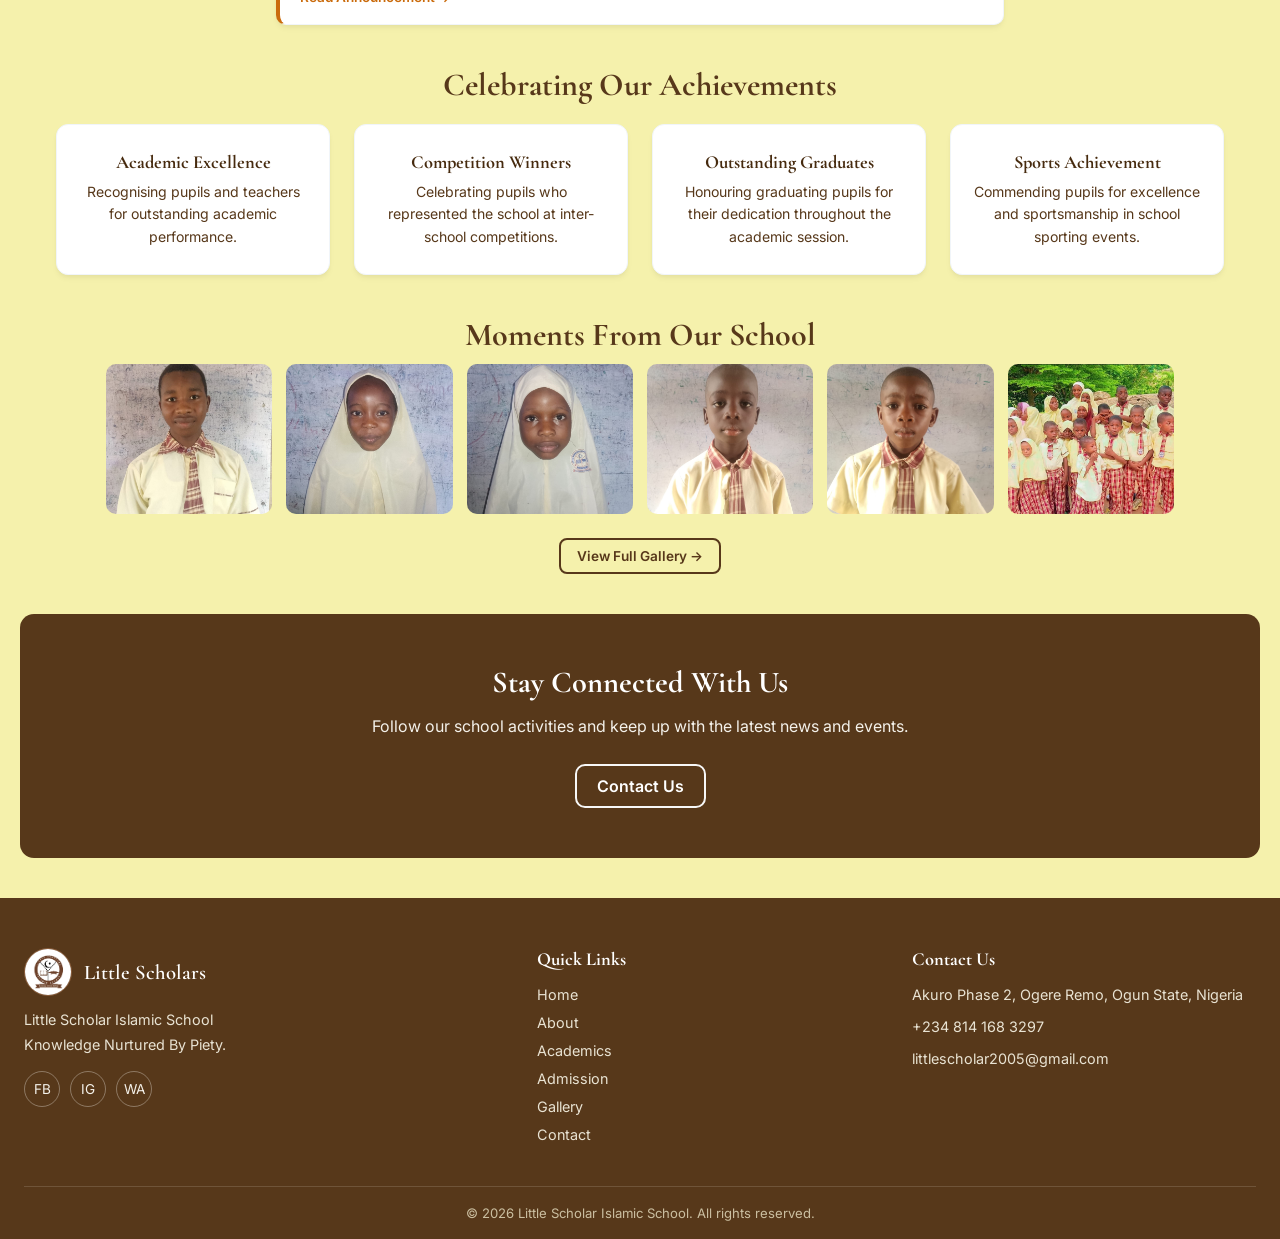
<file: news.html>
<!DOCTYPE html>
<html lang="en">
<head>
  <meta charset="UTF-8">
  <meta name="viewport" content="width=device-width, initial-scale=1.0">
  <title>News & Events | Little Scholars</title>
  <link rel="preconnect" href="https://fonts.googleapis.com">
  <link href="https://fonts.googleapis.com/css2?family=Cormorant+Garamond:wght@500;600&family=Inter:wght@400;500;600&display=swap" rel="stylesheet">
  <link rel="stylesheet" href="assets/css/news.css">
  <link rel="icon" type="images/jpeg" href="assets/images/logo.png.jpeg">
</head>
<body>

  <header>
    <nav>
      <div class="nav-inner">
        <a href="index.html" class="nav-logo">
          <div class="nav-logo-icon">
            <img src="assets/images/logo.png.jpeg" alt="Little Scholars logo">
          </div>
          <div class="nav-logo-text"><strong>Little Scholars</strong></div>
        </a>

        <button class="nav-toggle" id="navToggle" aria-label="Toggle navigation menu" aria-expanded="false" aria-controls="navMenu">
          <span></span>
          <span></span>
          <span></span>
        </button>

        <ul id="navMenu">
          <li><a href="index.html">Home</a></li>
          <li><a href="about.html">About</a></li>
          <li><a href="academics.html">Academics</a></li>
          <li><a href="admission.html">Admission</a></li>
          <li><a href="gallery.html">Gallery</a></li>
          <li><a href="news.html" class="active">News</a></li>
          <li><a href="contact.html">Contact</a></li>
          <li><a href="login.html" class="nav-login-btn">Portal</a></li>
        </ul>
      </div>
    </nav>
  </header>

  <main>

    <!-- 1. NEWS HERO -->
    <section class="hero">
      <img src="assets/images/4.jpeg" alt="Pupils at a Little Scholars school event">
      <div class="hero-content">
        <p class="hero-eyebrow">School News &amp; Events</p>
        <h1>What's Happening at Our School</h1>
        <p>Stay informed about our latest activities, achievements, events, and important school updates.</p>
      </div>
    </section>

    <!-- 2. FEATURED NEWS -->
    <div class="featured-news">
      <div class="featured-card reveal">
        <!-- Replace with the actual featured article image -->
        <img src="assets/images/5.jpeg" alt="Graduation ceremony at Little Scholars" class="featured-img">
        <div class="featured-body">
          <span class="featured-tag">Featured</span>
          <span class="featured-date">August 22, 2026</span>
          <h3>Graduation Ceremony</h3>
          <p>Our pupils celebrated the end of another successful academic session with a graduation ceremony filled with pride, achievement, and joyful memories for pupils, parents, and teachers alike.</p>
          <a href="#" class="read-more">Read More →</a>
        </div>
      </div>
    </div>

    <!-- 3. NEWS CATEGORIES -->
    <div class="category-filter" id="categoryFilter">
      <button class="category-btn active" data-category="all">All</button>
      <button class="category-btn" data-category="academic">Academic</button>
      <button class="category-btn" data-category="events">Events</button>
      <button class="category-btn" data-category="sports">Sports</button>
      <button class="category-btn" data-category="achievements">Achievements</button>
      <button class="category-btn" data-category="announcements">Announcements</button>
    </div>


    <!-- 4. LATEST NEWS -->
    <div class="section-intro">
      <h3>Latest News</h3>
    </div>
    <div class="news-grid" id="newsGrid">

      <article class="news-card reveal" data-category="sports">
        <img src="assets/images/6.jpeg" alt="Pupils at the Inter-House Sports Competition" class="news-card-img">
        <div class="news-card-body">
          <span class="news-card-category">School Event</span>
          <span class="news-card-date">August 20, 2026</span>
          <h3>Annual Inter-House Sports Competition</h3>
          <p>Pupils participated in an exciting day of sporting activities, showing great teamwork and school spirit across all houses.</p>
          <a href="#" class="read-more">Read More →</a>
        </div>
      </article>

      <article class="news-card reveal" data-category="academic">
        <img src="assets/images/7.jpeg" alt="Pupils in a classroom activity" class="news-card-img">
        <div class="news-card-body">
          <span class="news-card-category">Academic</span>
          <span class="news-card-date">August 14, 2026</span>
          <h3>New Term, New Learning Goals</h3>
          <p>Teachers introduced fresh learning objectives for the term, focusing on literacy, numeracy, and hands-on classroom activities.</p>
          <a href="#" class="read-more">Read More →</a>
        </div>
      </article>

      <article class="news-card reveal" data-category="achievements">
        <img src="assets/images/8.jpeg" alt="Pupils receiving an award" class="news-card-img">
        <div class="news-card-body">
          <span class="news-card-category">Achievements</span>
          <span class="news-card-date">August 5, 2026</span>
          <h3>Pupils Shine at Regional Quiz Competition</h3>
          <p>A team of our Primary pupils represented the school with distinction, bringing home recognition for their hard work and preparation.</p>
          <a href="#" class="read-more">Read More →</a>
        </div>
      </article>

      <article class="news-card reveal" data-category="events">
        <img src="assets/images/9.jpeg" alt="Cultural day celebration" class="news-card-img">
        <div class="news-card-body">
          <span class="news-card-category">Events</span>
          <span class="news-card-date">July 29, 2026</span>
          <h3>Cultural Day Celebrations</h3>
          <p>The school community came together to celebrate our rich cultural heritage through music, dance, and traditional attire.</p>
          <a href="#" class="read-more">Read More →</a>
        </div>
      </article>

      <article class="news-card reveal" data-category="announcements">
        <img src="assets/images/10.jpeg" alt="School announcement" class="news-card-img">
        <div class="news-card-body">
          <span class="news-card-category">Announcements</span>
          <span class="news-card-date">July 20, 2026</span>
          <h3>Examination Timetable Released</h3>
          <p>The examination timetable for the current session has been released. Parents and pupils are encouraged to review it carefully.</p>
          <a href="#" class="read-more">Read More →</a>
        </div>
      </article>

      <article class="news-card reveal" data-category="sports">
        <img src="assets/images/11.jpeg" alt="Pupils on a nature walk" class="news-card-img">
        <div class="news-card-body">
          <span class="news-card-category">School Event</span>
          <span class="news-card-date">July 10, 2026</span>
          <h3>Nature Walk and Outdoor Learning Day</h3>
          <p>Pupils enjoyed a day of outdoor learning, exploring nature while developing curiosity, observation, and teamwork skills.</p>
          <a href="#" class="read-more">Read More →</a>
        </div>
      </article>

    </div>
    <p class="news-empty-state" id="newsEmptyState">No news articles found in this category yet. Please check back soon.</p>


    <!-- 5. UPCOMING EVENTS -->
    <div class="section-intro">
      <h3>Upcoming Events</h3>
    </div>
    <div class="events-list">
      <div class="event-item reveal">
        <div class="event-date-badge">SEP<br>14</div>
        <div class="event-item-body">
          <h3>New Academic Session</h3>
          <p>School resumes for the new academic session.</p>
          <span class="event-location"> School Premises</span>
        </div>
      </div>
      <div class="event-item reveal">
        <div class="event-date-badge">OCT<br>18</div>
        <div class="event-item-body">
          <h3>Parents' Orientation</h3>
          <p>An opportunity for parents to meet teachers and learn about the new session.</p>
          <span class="event-location"> School</span>
        </div>
      </div>
      <div class="event-item reveal">
        <div class="event-date-badge">OCT<br>10</div>
        <div class="event-item-body">
          <h3>Inter-House Sports</h3>
          <p>Pupils compete in various sporting activities.</p>
          <span class="event-location"> School Sports Field</span>
        </div>
      </div>
    </div>

    <!-- 6. SCHOOL ANNOUNCEMENTS -->
    <div class="section-intro">
      <h3>School Announcements</h3>
    </div>
    <ul class="announcement-list">
      <li class="announcement-item reveal">
        <div class="announcement-body">
          <h3>School Resumption</h3>
          <p>School resumes on Monday, September 14, 2026.</p>
          <a href="#">Read Announcement →</a>
        </div>
      </li>
      <li class="announcement-item reveal">
        <div class="announcement-body">
          <h3>Examination Timetable Released</h3>
          <p>The examination timetable is now available. Please contact your class teacher for a copy.</p>
          <a href="#">Read Announcement →</a>
        </div>
      </li>
      <li class="announcement-item reveal">
        <div class="announcement-body">
          <h3>PTA Meeting</h3>
          <p>The next Parent-Teacher Association meeting will hold in the school. Details to follow.</p>
          <a href="#">Read Announcement →</a>
        </div>
      </li>
      <li class="announcement-item reveal">
        <div class="announcement-body">
          <h3>School Fees Reminder</h3>
          <p>Parents are kindly reminded to complete outstanding fee payments before the start of the new term.</p>
          <a href="#">Read Announcement →</a>
        </div>
      </li>
    </ul>


    <!-- 7. ACHIEVEMENTS -->
    <div class="section-intro">
      <h3>Celebrating Our Achievements</h3>
    </div>
    <div class="card-grid">
      <div class="achievement-card reveal">
        <h3>Academic Excellence</h3>
        <p>Recognising pupils and teachers for outstanding academic performance.</p>
      </div>
      <div class="achievement-card reveal">
        <h3>Competition Winners</h3>
        <p>Celebrating pupils who represented the school at inter-school competitions.</p>
      </div>
      <div class="achievement-card reveal">
        <h3>Outstanding Graduates</h3>
        <p>Honouring graduating pupils for their dedication throughout the academic session.</p>
      </div>
      <div class="achievement-card reveal">
        <h3>Sports Achievement</h3>
        <p>Commending pupils for excellence and sportsmanship in school sporting events.</p>
      </div>
    </div>

    <!-- 8. GALLERY PREVIEW -->
    <div class="section-intro">
      <h3>Moments From Our School</h3>
    </div>
    <div class="gallery-preview-grid">
      <img src="assets/images/7.jpeg" alt="Moment from a school event" class="reveal">
      <img src="assets/images/8.jpeg" alt="Moment from a school event" class="reveal">
      <img src="assets/images/9.jpeg" alt="Moment from a school event" class="reveal">
      <img src="assets/images/10.jpeg" alt="Moment from a school event" class="reveal">
      <img src="assets/images/11.jpeg" alt="Moment from a school event" class="reveal">
      <img src="assets/images/6.jpeg" alt="Moment from a school event" class="reveal">
    </div>
    <div class="gallery-preview-cta">
      <a href="gallery.html" class="btn btn-outline-dark btn-small">View Full Gallery →</a>
    </div>

    <!-- 9. NEWSLETTER / UPDATES -->
  <!-- <div class="newsletter-band reveal">
      <h3>Never Miss an Update</h3>
      <p>Subscribe to receive the latest school news, events, and announcements straight to your inbox.</p>
      <form class="newsletter-form" id="newsletterForm">
        <input type="email" id="newsletterEmail" name="newsletterEmail" placeholder="Enter your email address" required>
        <button type="submit" class="btn btn-primary">Subscribe</button>
      </form>
      <p class="newsletter-note" id="newsletterNote">Thank you for subscribing! You'll now receive our latest updates.</p>
    </div>--> 

    <!-- 10. FINAL CTA -->
    <section class="cta-band reveal">
      <h3>Stay Connected With Us</h3>
      <p>Follow our school activities and keep up with the latest news and events.</p>
      <div class="cta-btn">
        <a href="contact.html" class="btn">Contact Us</a>
      <!-- <a href="#" class="btn btn-outline">Follow Us</a>-->
      </div>
    </section>

  </main>

  <!-- Footer -->
  <footer class="site-footer">
    <div class="footer-inner">
      <div class="footer-col">
        <div class="footer-brand">
          <div class="nav-logo-icon">
            <img src="assets/images/logo.png.jpeg" alt="Little Scholars logo">
          </div>
          <span class="footer-brand-text">Little Scholars</span>
        </div>
        <p>Little Scholar Islamic School</p>
        <p>Knowledge Nurtured By Piety.</p>
        <div class="footer-social">
          <a href="#" aria-label="Facebook">FB</a>
          <a href="#" aria-label="Instagram">IG</a>
          <a href="https://wa.me/2348058640430" aria-label="WhatsApp">WA</a>
        </div>
      </div>

      <div class="footer-col">
        <h4>Quick Links</h4>
        <ul class="footer-links">
          <li><a href="index.html">Home</a></li>
          <li><a href="about.html">About</a></li>
          <li><a href="academics.html">Academics</a></li>
          <li><a href="admission.html">Admission</a></li>
          <li><a href="gallery.html">Gallery</a></li>
          <li><a href="contact.html">Contact</a></li>
        </ul>
      </div>

      <div class="footer-col">
        <h4>Contact Us</h4>
        <ul class="footer-contact">
          <li>Akuro Phase 2, Ogere Remo, Ogun State, Nigeria</li>
          <li>+234 814 168 3297</li>
          <li>littlescholar2005@gmail.com</li>
        </ul>
      </div>
    </div>

    <div class="footer-bottom">
      &copy; <span id="footerYear"></span> Little Scholar Islamic School. All rights reserved.
    </div>
  </footer>

  <script src="assets/js/news.js"></script>
</body>
</html>
</file>
<file: assets/css/index.css>
* { margin: 0; padding: 0; box-sizing: border-box; }

body {
  background: #f5f1ac;
  font-family: 'Inter', sans-serif;
  min-height: 100vh;
}

@media (max-width: 368px) {
  body { font-size: 14px; }
}

img { max-width: 100%; display: block; }

/* ============================================
   NAVIGATION (fixed on desktop, like the homepage)
   ============================================ */
nav {
  background: #57381a;
  border-bottom: 1px solid rgba(212, 175, 55, 0.18);
  position: fixed;
  width: 100%;
  top: 0;
  z-index: 100;
}

.nav-inner {
  max-width: 1400px;
  margin: 0 auto;
  display: flex;
  align-items: center;
  justify-content: space-between;
  padding: 14px 24px;
}

.nav-logo {
  display: flex;
  align-items: center;
  gap: 14px;
  text-decoration: none;
  min-width: 0;
}

.nav-logo-icon {
  width: 60px;
  height: 60px;
  border-radius: 50%;
  overflow: hidden;
  border: 1px solid #8B5E3C;
  flex-shrink: 0;
}

.nav-logo-icon img {
  width: 96%;
  height: 96%;
  object-fit: cover;
  transform: scale(1.1);
  margin: 0 auto;
}

.nav-logo-text {
  font-family: 'Cormorant Garamond', serif;
  font-size: clamp(1.2rem, 3vw, 1.7rem);
  font-weight: 600;
  color: #ffffff;
  letter-spacing: 0.03em;
  white-space: nowrap;
}

.nav-toggle {
  display: none;
  flex-direction: column;
  justify-content: center;
  gap: 5px;
  width: 40px;
  height: 40px;
  background: transparent;
  border: 1px solid rgba(255, 254, 252, 0.932);
  border-radius: 6px;
  cursor: pointer;
}

.nav-toggle span {
  display: block;
  width: 20px;
  height: 2px;
  margin: 0 auto;
  background: #fdfdfc;
  transition: transform 0.25s ease, opacity 0.25s ease;
}

.nav-toggle.open span:nth-child(1) { transform: translateY(7px) rotate(45deg); }
.nav-toggle.open span:nth-child(2) { opacity: 0; }
.nav-toggle.open span:nth-child(3) { transform: translateY(-7px) rotate(-45deg); }

nav ul {
  display: flex;
  align-items: center;
  gap: 32px;
  list-style: none;
}

nav ul a {
  position: relative;
  text-decoration: none;
  color: #faf9f5;
  font-size: 0.95rem;
  font-weight: 600;
  letter-spacing: 0.06em;
  text-transform: uppercase;
  padding: 8px 0;
  transition: color 0.25s ease;
}

nav ul a::after {
  content: '';
  position: absolute;
  left: 0;
  bottom: 0;
  width: 0%;
  height: 1px;
  background: #8B5E3C;
  transition: width 0.3s ease;
}

nav ul a:hover,
nav ul a:focus-visible {
  color: #f4f1ea;
}

nav ul a:hover::after,
nav ul a:focus-visible::after {
  width: 100%;
}

nav ul a.active {
  color: #f0c987;
}

nav ul a.active::after {
  width: 100%;
  background: #f0c987;
}

nav ul a.nav-login-btn {
  background: #85592e;
  padding: 8px 18px;
  border-radius: 8px;
  color: #ffffff;
}

nav ul a.nav-login-btn::after { display: none; }

nav ul a.nav-login-btn:hover {
  background: #91520a;
  color: #ffffff;
}

@media (max-width: 960px) {
  .nav-toggle { display: flex; }

  nav ul {
    position: absolute;
    top: 90%;
    left: 0;
    right: 0;
    flex-direction: column;
    align-items: flex-start;
    gap: 0;
    background: #57381a;
    border-bottom: 1px solid rgba(212, 175, 55, 0.18);
    max-height: 0;
    overflow: hidden;
    transition: max-height 0.3s ease;
  }

  nav ul.open { max-height: 500px; }

  nav ul li { width: 100%; }

  nav ul a {
    display: block;
    width: 100%;
    padding: 16px 24px;
    border-top: 1px solid rgba(233, 182, 13, 0.08);
  }

  nav ul a.nav-login-btn { border-radius: 0; }
}


/* ============================================
  HERO BANNER (top image + heading)
   ============================================ */

  .hero {
  position: relative;
  width: 100%;
  height: 80vh;
  overflow: hidden;
}

.hero img {
  width: 100%;
  height: 100%;
  object-fit: cover;
  filter: brightness(60%); 
  
}
.hero-content {
  position: absolute;
  top: 45%;
  left: 50%;
  transform: translate(-50%, -50%);
  text-align: center;
  color: #fdfdfd;
  text-shadow: 2px 2px 8px rgba(0, 0, 0, 0.7);
  width: 90%;
  max-width: 1000px;
}

.hero-eyebrow {
  font-size: 1rem;
  font-weight: 600;
  letter-spacing: 0.12em;
  text-transform: uppercase;
  color: #f0c987;
  margin-bottom: 14px;
}

.hero-content h1 {
  font-family: 'Cormorant Garamond', serif;
  font-size: 3rem;
  margin-bottom: 30px;
}
.hero-content p {
  font-size: 1.1rem;
  font-weight: 100;
  line-height: 28px;
  margin-bottom: 40px;
}


/* ============================================
   Mobile responsiveness for hero section
   ============================================ */
@media (max-width: 768px) {
  .hero {
    height: 60vh;
    min-height: 400px;
  }

  .hero img {
    width: 100%;
    height: 100%;
    object-fit: cover;
  }

  .hero-content {
    top: 50%;
    max-width: 100%;
  }

  .hero-eyebrow {
    font-size: 0.75rem;
    margin-bottom: 10px;
  }

  .hero-content h1 {
    font-size: 1.6rem;
    margin-bottom: 20px;
  }

  .hero-content p {
    font-size: 0.67rem;
    line-height: 20px;
    margin-bottom: 40px;
  }
}
/*cta-btn*/

/* Base Button Styles */
.cta-btn .btn {
    display: inline-block;
    padding: 8px 16px;
    font-size: 16px;
    font-weight: 600;
    text-decoration: none;
    border-radius: 10px;
    transition: all 0.3s ease;
    text-align: center;
}

/* Primary Button: Apply Now */
.cta-btn .btn:first-child {
    background-color: #85592e;
    color: #ffffff;
}



/* Secondary Button: Learn More */
.cta-btn .btn:last-child {
    background-color: transparent;
    color: #ffffff;
    border: 2px solid #f7f7f7;
}

.cta-btn .btn:last-child:hover {
    color: #57381a;
    border-color: #57381a;
    background-color: #f8fafc;
    transform: translateY(-2px);
}

/* ============================================
   STATS BAR (4 cards)
   ============================================ */
.stats-bar {
  display: flex;
  flex-wrap: wrap;
  justify-content: center;
  background: #57381a;
  border: 1px solid #fff8f8;
  border-radius: 14px;
  margin: 0 20px clamp(20px, 6vw, 60px);
  overflow: hidden;
  color: #ffffff;
}


.stat-item {
  flex: 1 1 140px;
  padding: 18px 8px;
  text-align: center;
  border-right: 1px solid #f5f1ac;
}

.stat-icon {
  display: block;
  font-size: 1.4rem;
  margin-bottom: 4px;
}


.stat-item:last-child { border-right: none; }

.stat-number {
  font-size: clamp(1.3rem, 3vw, 1.8rem);
  font-weight: 800;
  color: #ca6b0c;
  display: block;
}

.stat-label {
  font-size: clamp(0.85rem, 1.6vw, 1rem);
  color: #ffffff;
  margin-top: 1px;
}

@media (max-width: 600px) {
  .stat-item {
    flex: 1 1 50%;
    border-bottom: 1px solid #f5f1ac;
  }
  .stat-item {
    padding: 12px 4px;
  }
  .stat-number {
    font-size: 16px;
  }
  .stat-item:nth-child(odd) {
    border-right: 1px solid #f5f1ac;
  }
}

/* ABOUT SECTION */

.about-text {
  text-align: center;
  font-size: 30px;
  font-weight: 500;
  color: #57381a;
}
.about {
  display: grid;

  grid-template-columns: repeat(auto-fit, minmax(300px, 1fr));
  gap: 40px;
  align-items: center; /* Centers items vertically */
  padding: 20px;
  max-width: 1200px;
  justify-content: center;
  margin-left: 150px;
}

.about-img-wrapper {
  width: 100%;
}


.about-img {
  width: 100%;
  height: 90%;
  max-height: 300px; 
  object-fit: cover;
  border-radius: 8px;
}
.about-content {
  width: 100%;
}

.about-content p {
  margin-bottom: 15px;
  text-align: justify;
  font-size: 0.98rem;
  line-height: 1.6; 
  color: #351c03;
}

.cta-btn1 .btn {
    display: inline-block;
    padding: 8px 16px;
    font-size: 16px;
    font-weight: 600;
    text-decoration: none;
    border-radius: 10px;
    transition: all 0.3s ease;
    text-align: center;
}


.cta-btn1 .btn:first-child {
    background-color: #85592e;
    color: #ffffff;
}


.cta-btn1 .btn:first-child:hover {
    color: #57381a;
    border-color: #57381a;
    background-color: #91520a;
    transform: translateY(-2px);
}
@media (max-width: 560px) {
  .about-text {
    font-size: 18px;
  }
  .about {
    display: grid;
    grid-template-columns: 2, 1fr;
    max-width: 560px;
    margin-left: 0px;
  }
  .cta-btn1 .btn {
    padding: 8px;
    font-size: 14px;
  }
}
/* Container layout */
.choose-card {
  display: grid;
  /* Automatically adjusts column count; minimum size 280px per card */
  grid-template-columns: repeat(auto-fit, minmax(280px, 1fr));
  gap: 24px;
  padding: 16px;
  max-width: 1200px;
  margin: 0 auto;
}

/* Individual card styling */
.choose-c1 {
  background-color: #ffffff;
  border-radius: 12px;
  padding: 24px;
  box-shadow: 0 4px 6px -1px rgba(0, 0, 0, 0.05), 
              0 2px 4px -1px rgba(0, 0, 0, 0.03);
  border: 1px solid #f1f5f9;
  transition: transform 0.2s ease, box-shadow 0.2s ease;
}

/* Card hover animation */
.choose-c1:hover {
  transform: translateY(-4px);
  box-shadow: 0 10px 15px -3px rgba(0, 0, 0, 0.1);
}

/* Typography styles */
.choose-text {
  text-align: center;
  margin-bottom: 32px;
}

.choose-text h3 {
  font-size: 2rem;
  color: #57381a;
  margin: 0;
}

.choose-head {
  font-size: 1.25rem;
  color: #57381a;
  margin-top: 0;
  margin-bottom: 12px;
}

.choose-p {
  font-size: 0.95rem;
  color: #57381a;
  line-height: 1.6;
  margin: 0;
}
/*CADEMICS SECTION*/

.academics-text {
  padding-left: 200px;
  margin-right: 200px;
  line-height: 1.8;
}

.academics-text h3 {
  text-align: center;
  margin-bottom: 13px;
  color: #462a0e;
  font-weight: 700;
  font-size: 20px;
}
.academics-text p {
  color: #57381a;
  font-size: 0.95rem;
}
@media (max-width: 768px) {
  .academics-text { 
    margin-left: 10px; 
    padding: 0 10px; /* Adds clean breathing room on sides */
    margin-right: 10px;
  } 
  
  .academics-text h3 { 
    margin-left: 0; /* Resets the negative pull */
  } 
  
  .academics-text p { 
    margin-left: 0; /* Resets the negative pull */
    max-width: 100%; /* Prevents text from stretching indefinitely */
  } 
}

/* ============================================
   ACADEMIC LEVEL CARDS (Nursery / Primary)
   ============================================ */
.levels-div {
  display: grid;
  grid-template-columns: repeat(auto-fit, minmax(300px, 1fr));
  gap: 24px;
  max-width: 1000px;
  padding: 24px 16px 8px;
  margin: 0 auto;
}

.level-card {
  background-color: #ffffff;
  border-radius: 12px;
  overflow: hidden;
  box-shadow: 0 4px 6px -1px rgba(0, 0, 0, 0.05),
              0 2px 4px -1px rgba(0, 0, 0, 0.03);
  border: 1px solid #f1f5f9;
  transition: transform 0.2s ease, box-shadow 0.2s ease;
}

.level-card:hover {
  transform: translateY(-4px);
  box-shadow: 0 10px 15px -3px rgba(0, 0, 0, 0.1);
}

.level-card img {
  width: 100%;
  height: 200px;
  object-fit: cover;
}

.level-card-body {
  padding: 20px;
}

.level-card-body h3 {
  color: #462a0e;
  margin-bottom: 8px;
}

.level-card-body p {
  color: #57381a;
  font-size: 0.92rem;
  line-height: 1.6;
  margin-bottom: 14px;
}

.btn-outline {
  display: inline-block;
  padding: 7px 16px;
  border: 2px solid #85592e;
  color: #85592e;
  border-radius: 8px;
  text-decoration: none;
  font-weight: 600;
  font-size: 0.9rem;
  transition: all 0.25s ease;
}

.btn-outline:hover {
  background-color: #85592e;
  color: #ffffff;
}


/* OUR FACILITIES  */

.facilities h3 {
  color: #462a0e;
  font-weight: 700;
  text-align: center;
  margin-bottom: 10px;
  margin-top: 20px;
}
.facilities p {
  color: #57381a;
  line-height: 1.8;
  font-size: 0.95rem;
  margin-bottom: 10px;
  padding-left: 200px;
}
.facilities-div {
  display: grid;
  grid-template-columns: repeat(auto-fit, minmax(280px, 1fr));
  gap: 24px;
  max-width: 1200px;
  padding: 16px;
  margin: 0 auto;
}

.facilities-card {
  background-color: #ffffff;
  padding: 24px;
  border-radius: 12px;
  box-shadow: 0 4px 6px -1px rgba(0, 0, 0, 0.05), 
              0 2px 4px -1px rgba(0, 0, 0, 0.03);
  border: 1px solid #f1f5f9;
  transition: transform 0.2s ease, box-shadow 0.2s ease;
}

.facilities-card h3 {
  padding-left: 20px;
  color: #462a0e;
  margin-bottom: 6px;
}
.facilities-card p {
  font-size: 0.95rem;
  color: #57381a;
  line-height: 1.8;
  padding-left: 20px;
  max-width: 1000px;
}
.facilities-card:hover {
  transform: translateY(-4px);
  box-shadow: 0 10px 15px -3px rgba(0, 0, 0, 0.1);
}
@media (max-width: 768px) {
  .facilities-card {
    padding-left: 0px;
  }
  .facilities p {
    padding-left: 20px;
  }
}

/* ============================================
   GALLERY PREVIEW
   ============================================ */
.gallery-text,
.news-text {
  text-align: center;
  margin-top: 30px;
}

.gallery-text h3,
.news-text h3 {
  color: #462a0e;
  font-weight: 700;
  font-size: 1.6rem;
  margin-bottom: 6px;
}

.gallery-text p {
  color: #57381a;
  font-size: 0.95rem;
}

.gallery-preview-grid {
  display: grid;
  grid-template-columns: repeat(3, 1fr);
  gap: 12px;
  max-width: 1200px;
  padding: 20px 16px;
  margin: 0 auto;
}

.gallery-preview-grid img {
  width: 100%;
  height: 180px;
  object-fit: cover;
  border-radius: 10px;
  transition: transform 0.25s ease;
}

.gallery-preview-grid img:hover {
  transform: scale(1.03);
}

.gallery-cta {
  text-align: center;
  padding-bottom: 20px;
}

@media (max-width: 700px) {
  .gallery-preview-grid {
    grid-template-columns: repeat(2, 1fr);
  }
}

/* ============================================
   LATEST NEWS & EVENTS
   ============================================ */
.news-div {
  display: grid;
  grid-template-columns: repeat(auto-fit, minmax(280px, 1fr));
  gap: 24px;
  max-width: 1200px;
  padding: 20px 16px 60px;
  margin: 0 auto;
}

.news-card {
  background-color: #ffffff;
  border-radius: 12px;
  overflow: hidden;
  box-shadow: 0 4px 6px -1px rgba(0, 0, 0, 0.05),
              0 2px 4px -1px rgba(0, 0, 0, 0.03);
  border: 1px solid #f1f5f9;
  transition: transform 0.2s ease, box-shadow 0.2s ease;
}

.news-card:hover {
  transform: translateY(-4px);
  box-shadow: 0 10px 15px -3px rgba(0, 0, 0, 0.1);
}

.news-card img {
  width: 100%;
  height: 170px;
  object-fit: cover;
}

.news-card-body {
  padding: 18px 20px;
}

.news-date {
  display: inline-block;
  font-size: 0.78rem;
  font-weight: 600;
  color: #ca6b0c;
  text-transform: uppercase;
  letter-spacing: 0.05em;
  margin-bottom: 6px;
}

.news-card-body h3 {
  color: #462a0e;
  margin-bottom: 5px;
}

.news-card-body p {
  color: #57381a;
  font-size: 0.92rem;
  line-height: 1.6;
}

/* ---------- Scroll-reveal---------- */
.reveal {
  opacity: 0;
  transform: translateY(18px);
  transition: opacity 0.6s ease, transform 0.6s ease;
}

.reveal.is-visible {
  opacity: 1;
  transform: translateY(0);
}


/* ============================================
   SITE FOOTER
   ============================================ */
.site-footer {
  background: #57381a;
  color: #f4f1ea;
  margin-top: 0;
  padding: 50px 24px 0;
}

.footer-inner {
  max-width: 1400px;
  margin: 0 auto;
  display: grid;
  grid-template-columns: 1.4fr 1fr 1fr;
  gap: 32px;
  padding-bottom: 34px;
}

.footer-col h4 {
  font-family: 'Cormorant Garamond', serif;
  font-size: 1.15rem;
  margin-bottom: 14px;
  color: #ffffff;
}

.footer-brand {
  display: flex;
  align-items: center;
  gap: 12px;
  margin-bottom: 12px;
}

.footer-brand .nav-logo-icon { width: 48px; height: 48px; }

.footer-brand-text {
  font-family: 'Cormorant Garamond', serif;
  font-size: 1.3rem;
  font-weight: 600;
  color: #ffffff;
}

.footer-col p {
  font-size: 0.9rem;
  line-height: 1.7;
  color: #e9e3d3;
}

.footer-links { list-style: none; }

.footer-links li { margin-bottom: 8px; }

.footer-links a {
  color: #e9e3d3;
  text-decoration: none;
  font-size: 0.9rem;
  transition: color 0.2s ease;
}

.footer-links a:hover { color: #f0c987; }

.footer-contact li {
  list-style: none;
  font-size: 0.9rem;
  color: #e9e3d3;
  margin-bottom: 10px;
  line-height: 1.5;
}

.footer-social { display: flex; gap: 10px; margin-top: 14px; }

.footer-social a {
  display: inline-flex;
  align-items: center;
  justify-content: center;
  width: 36px;
  height: 36px;
  border-radius: 50%;
  border: 1px solid rgba(244, 241, 234, 0.35);
  color: #f4f1ea;
  text-decoration: none;
  font-size: 0.85rem;
  transition: background 0.2s ease, border-color 0.2s ease;
}

.footer-social a:hover { background: #85592e; border-color: #85592e; }

.footer-bottom {
  border-top: 1px solid rgba(244, 241, 234, 0.15);
  text-align: center;
  padding: 18px 0;
  font-size: 0.82rem;
  color: #cbbfa1;
}

@media (max-width: 768px) {
  .footer-inner { grid-template-columns: 1fr; gap: 28px; }
}

/* ============================================
   SCROLL-REVEAL (used by academics.js)
   ============================================ */
.reveal {
  opacity: 0;
  transform: translateY(18px);
  transition: opacity 0.6s ease, transform 0.6s ease;
}

.reveal.is-visible {
  opacity: 1;
  transform: translateY(0);
}
</file>
<file: assets/css/about.css>
/* ============================================
  ABOUT PAGE 
   ============================================ */
* { margin: 0; padding: 0; box-sizing: border-box; }

body {
  background: #f5f1ac;
  font-family: 'Inter', sans-serif;
  min-height: 100vh;
}

@media (max-width: 368px) {
  body { font-size: 14px; }
}

img { max-width: 100%; display: block; }

/* ============================================
   NAVIGATION (fixed/sticky on desktop, like the homepage)
   ============================================ */
nav {
  background: #57381a;
  border-bottom: 1px solid rgba(212, 175, 55, 0.18);
  position: fixed;
  top: 0;
  z-index: 100;
  width: 100%;
}

.nav-inner {
  margin: 0 auto;
  display: flex;
  align-items: center;
  justify-content: space-between;
  padding: 14px 24px;
}

.nav-logo {
  display: flex;
  align-items: center;
  gap: 14px;
  text-decoration: none;
  min-width: 0;
}

.nav-logo-icon {
  width: 60px;
  height: 60px;
  border-radius: 50%;
  overflow: hidden;
  border: 1px solid #8B5E3C;
  flex-shrink: 0;
}

.nav-logo-icon img {
  width: 96%;
  height: 96%;
  object-fit: cover;
  transform: scale(1.1);
  margin: 0 auto;
}

.nav-logo-text {
  font-family: 'Cormorant Garamond', serif;
  font-size: clamp(1.2rem, 3vw, 1.7rem);
  font-weight: 600;
  color: #ffffff;
  letter-spacing: 0.03em;
  white-space: nowrap;
}

.nav-toggle {
  display: none;
  flex-direction: column;
  justify-content: center;
  gap: 5px;
  width: 40px;
  height: 40px;
  background: transparent;
  border: 1px solid rgba(255, 254, 252, 0.932);
  border-radius: 6px;
  cursor: pointer;
}

.nav-toggle span {
  display: block;
  width: 20px;
  height: 2px;
  margin: 0 auto;
  background: #fdfdfc;
  transition: transform 0.25s ease, opacity 0.25s ease;
}

.nav-toggle.open span:nth-child(1) { transform: translateY(7px) rotate(45deg); }
.nav-toggle.open span:nth-child(2) { opacity: 0; }
.nav-toggle.open span:nth-child(3) { transform: translateY(-7px) rotate(-45deg); }

nav ul {
  display: flex;
  align-items: center;
  gap: 32px;
  list-style: none;
}

nav ul a {
  position: relative;
  text-decoration: none;
  color: #faf9f5;
  font-size: 0.95rem;
  font-weight: 600;
  letter-spacing: 0.06em;
  text-transform: uppercase;
  padding: 8px 0;
  transition: color 0.25s ease;
}

nav ul a::after {
  content: '';
  position: absolute;
  left: 0;
  bottom: 0;
  width: 0%;
  height: 1px;
  background: #8B5E3C;
  transition: width 0.3s ease;
}

nav ul a:hover,
nav ul a:focus-visible {
  color: #f4f1ea;
}

nav ul a:hover::after,
nav ul a:focus-visible::after {
  width: 100%;
}

nav ul a.active {
  color: #f0c987;
}

nav ul a.active::after {
  width: 100%;
  background: #f0c987;
}

nav ul a.nav-login-btn {
  background: #85592e;
  padding: 8px 18px;
  border-radius: 8px;
  color: #ffffff;
}

nav ul a.nav-login-btn::after { display: none; }

nav ul a.nav-login-btn:hover {
  background: #91520a;
  color: #ffffff;
}

@media (max-width: 960px) {
  .nav-toggle { display: flex; }

  nav ul {
    position: absolute;
    top: 90%;
    left: 0;
    right: 0;
    flex-direction: column;
    align-items: flex-start;
    gap: 0;
    background: #57381a;
    border-bottom: 1px solid rgba(212, 175, 55, 0.18);
    max-height: 0;
    overflow: hidden;
    transition: max-height 0.3s ease;
  }

  nav ul.open { max-height: 500px; }

  nav ul li { width: 100%; }

  nav ul a {
    display: block;
    width: 100%;
    padding: 16px 24px;
    border-top: 1px solid rgba(233, 182, 13, 0.08);
  }

  nav ul a.nav-login-btn { border-radius: 0; }
}


/* ---------- About hero: same hero, soft cream overlay ---------- */

.hero {
  position: relative;
  width: 100%;
  height: 95vh;
  overflow: hidden;
}

.hero img {
  width: 100%;
  height: 100%;
  object-fit: cover;
  filter: brightness(60%); 
  
}
.hero-content {
  position: absolute;
  top: 45%;
  left: 50%;
  transform: translate(-50%, -50%);
  text-align: center;
  color: #fdfdfd;
  text-shadow: 2px 2px 8px rgba(0, 0, 0, 0.7);
  width: 90%;
  max-width: 1000px;
}

/* ---------- Section label (small eyebrow above headings) ---------- */
.section-label {
  display: inline-block;
  font-size: 0.85rem;
  font-weight: 600;
  letter-spacing: 0.1em;
  text-transform: uppercase;
  color: #ca6b0c;
  margin-bottom: 8px;
}

.section-heading {
  font-family: 'Cormorant Garamond', serif;
  color: #462a0e;
  font-size: 1.9rem;
  margin-bottom: 16px;
}

/* ---------- Our Story: milestone highlights ---------- */
.milestone-grid {
  display: grid;
  grid-template-columns: repeat(3, 1fr);
  gap: 16px;
  margin-top: 24px;
  max-width: 500px;
}

.milestone-item {
  background: #ffffff;
  border: 1px solid #f1f5f9;
  border-radius: 12px;
  padding: 14px 10px;
  text-align: center;
  box-shadow: 0 4px 6px -1px rgba(0, 0, 0, 0.05), 0 2px 4px -1px rgba(0, 0, 0, 0.03);
}

.milestone-year {
  display: block;
  font-size: 1.3rem;
  font-weight: 800;
  color: #ca6b0c;
}

.milestone-label {
  display: block;
  font-size: 0.78rem;
  color: #57381a;
  margin-top: 4px;
  line-height: 1.4;
}

@media (max-width: 560px) {
  .milestone-grid {
    grid-template-columns: repeat(3, 1fr);
    max-width: 100%;
  }
}

/* ---------- Mission & Vision ---------- */
.mv-section {
  max-width: 1200px;
  margin: 0 auto;
  padding: 20px 16px 10px;
}

.mv-grid {
  display: grid;
  grid-template-columns: repeat(auto-fit, minmax(300px, 1fr));
  gap: 24px;
  max-width: 900px;
  margin: 0 auto;
}

.mv-card {
  background-color: #ffffff;
  border-radius: 12px;
  padding: 28px 24px;
  border: 1px solid #f1f5f9;
  box-shadow: 0 4px 6px -1px rgba(0, 0, 0, 0.05), 0 2px 4px -1px rgba(0, 0, 0, 0.03);
  transition: transform 0.2s ease, box-shadow 0.2s ease;
}

.mv-card:hover {
  transform: translateY(-4px);
  box-shadow: 0 10px 15px -3px rgba(0, 0, 0, 0.1);
}

.mv-icon {
  font-size: 1.6rem;
  margin-bottom: 10px;
  display: block;
}

.mv-card h3 {
  color: #57381a;
  font-size: 1.25rem;
  margin-bottom: 10px;
}

.mv-card p {
  color: #57381a;
  font-size: 0.95rem;
  line-height: 1.7;
}

/* ---------- Principal's Welcome ---------- */
.principal-img {
  border-radius: 8px;
  object-fit: cover;
  width: 100%;
  max-height: 380px;
}

.principal-quote {
  font-style: italic;
  color: #351c03;
  border-left: 3px solid #ca6b0c;
  padding-left: 14px;
  margin: 16px 0;
}

.principal-signature {
  font-family: 'Cormorant Garamond', serif;
  font-weight: 600;
  font-size: 1.2rem;
  color: #57381a;
  margin-top: 10px;
}

/* ---------- Meet Our Team ---------- */
.team-text {
  text-align: center;
  margin-top: 20px;
}

.team-grid {
  display: grid;
  grid-template-columns: repeat(auto-fit, minmax(200px, 1fr));
  gap: 24px;
  max-width: 1000px;
  padding: 24px 16px 10px;
  margin: 0 auto;
}

.team-card {
  text-align: center;
  background-color: #ffffff;
  border-radius: 12px;
  padding: 24px 16px;
  border: 1px solid #f1f5f9;
  box-shadow: 0 4px 6px -1px rgba(0, 0, 0, 0.05), 0 2px 4px -1px rgba(0, 0, 0, 0.03);
  transition: transform 0.2s ease, box-shadow 0.2s ease;
}

.team-card:hover {
  transform: translateY(-4px);
  box-shadow: 0 10px 15px -3px rgba(0, 0, 0, 0.1);
}

.team-photo {
  width: 110px;
  height: 110px;
  border-radius: 50%;
  object-fit: cover;
  border: 1px solid #8B5E3C;
  margin: 0 auto 14px;
}

.team-card h3 {
  color: #462a0e;
  font-size: 1.05rem;
  margin-bottom: 4px;
}

.team-card p {
  color: #85592e;
  font-size: 0.85rem;
  font-weight: 600;
  text-transform: uppercase;
  letter-spacing: 0.04em;
}

/* ---------- Our Journey: timeline ---------- */
.timeline-text {
  text-align: center;
  margin-top: 20px;
}

.timeline-list {
  max-width: 700px;
  margin: 24px auto 10px;
  padding: 0 16px;
  position: relative;
}

.timeline-list::before {
  content: '';
  position: absolute;
  left: 24px;
  top: 6px;
  bottom: 6px;
  width: 2px;
  background: #e6dfa9;
}

.timeline-item {
  position: relative;
  padding: 0 0 28px 56px;
}

.timeline-item:last-child {
  padding-bottom: 0;
}

.timeline-item::before {
  content: '';
  position: absolute;
  left: 18px;
  top: 4px;
  width: 14px;
  height: 14px;
  border-radius: 50%;
  background: #ca6b0c;
  border: 3px solid #ffffff;
  box-shadow: 0 0 0 2px #e6dfa9;
}

.timeline-year {
  display: block;
  font-weight: 800;
  color: #57381a;
  font-size: 1.05rem;
  margin-bottom: 4px;
}

.timeline-item p {
  color: #57381a;
  font-size: 0.92rem;
  line-height: 1.6;
}

/* ---------- CTA band ---------- */
.cta-band {
  background: #57381a;
  color: #ffffff;
  text-align: center;
  padding: 60px 20px;
  margin-top: 40px;
  border-radius: 14px;
  margin-left: 20px;
  margin-right: 20px;
}

.cta-band h3 {
  font-family: 'Cormorant Garamond', serif;
  font-size: 2rem;
  margin-bottom: 14px;
}

.cta-band p {
  font-size: 1rem;
  max-width: 620px;
  margin: 0 auto 26px;
  line-height: 1.7;
  color: #f4f1ea;
}

.cta-band .cta-btn {
  position: static;
}

/* ---------- Scroll-reveal (used by about.js) ---------- */
.reveal {
  opacity: 0;
  transform: translateY(18px);
  transition: opacity 0.6s ease, transform 0.6s ease;
}

.reveal.is-visible {
  opacity: 1;
  transform: translateY(0);
}

/* ---------- Responsive tweaks specific to About sections ---------- */
@media (max-width: 768px) {
  .cta-band {
    padding: 40px 16px;
  }

  .cta-band h3 {
    font-size: 1.4rem;
  }

  .principal-img {
    max-height: 260px;
  }
}


/* ============================================
   SITE FOOTER
   ============================================ */
.site-footer {
  background: #57381a;
  color: #f4f1ea;
  margin-top: 0;
  padding: 50px 24px 0;
}

.footer-inner {
  max-width: 1400px;
  margin: 0 auto;
  display: grid;
  grid-template-columns: 1.4fr 1fr 1fr;
  gap: 32px;
  padding-bottom: 34px;
}

.footer-col h4 {
  font-family: 'Cormorant Garamond', serif;
  font-size: 1.15rem;
  margin-bottom: 14px;
  color: #ffffff;
}

.footer-brand {
  display: flex;
  align-items: center;
  gap: 12px;
  margin-bottom: 12px;
}

.footer-brand .nav-logo-icon { width: 48px; height: 48px; }

.footer-brand-text {
  font-family: 'Cormorant Garamond', serif;
  font-size: 1.3rem;
  font-weight: 600;
  color: #ffffff;
}

.footer-col p {
  font-size: 0.9rem;
  line-height: 1.7;
  color: #e9e3d3;
}

.footer-links { list-style: none; }

.footer-links li { margin-bottom: 8px; }

.footer-links a {
  color: #e9e3d3;
  text-decoration: none;
  font-size: 0.9rem;
  transition: color 0.2s ease;
}

.footer-links a:hover { color: #f0c987; }

.footer-contact li {
  list-style: none;
  font-size: 0.9rem;
  color: #e9e3d3;
  margin-bottom: 10px;
  line-height: 1.5;
}

.footer-social { display: flex; gap: 10px; margin-top: 14px; }

.footer-social a {
  display: inline-flex;
  align-items: center;
  justify-content: center;
  width: 36px;
  height: 36px;
  border-radius: 50%;
  border: 1px solid rgba(244, 241, 234, 0.35);
  color: #f4f1ea;
  text-decoration: none;
  font-size: 0.85rem;
  transition: background 0.2s ease, border-color 0.2s ease;
}

.footer-social a:hover { background: #85592e; border-color: #85592e; }

.footer-bottom {
  border-top: 1px solid rgba(244, 241, 234, 0.15);
  text-align: center;
  padding: 18px 0;
  font-size: 0.82rem;
  color: #cbbfa1;
}

@media (max-width: 768px) {
  .footer-inner { grid-template-columns: 1fr; gap: 28px; }
}

/* ============================================
   SCROLL-REVEAL (used by academics.js)
   ============================================ */
.reveal {
  opacity: 0;
  transform: translateY(18px);
  transition: opacity 0.6s ease, transform 0.6s ease;
}

.reveal.is-visible {
  opacity: 1;
  transform: translateY(0);
}
</file>
<file: assets/css/academics.css>
/* ============================================
   ACADEMICS PAGE
   ============================================ */

* { margin: 0; padding: 0; box-sizing: border-box; }

body {
  background: #f5f1ac;
  font-family: 'Inter', sans-serif;
  min-height: 100vh;
}

@media (max-width: 368px) {
  body { font-size: 14px; }
}

img { max-width: 100%; display: block; }

/* ============================================
   NAVIGATION (sticky)
   ============================================ */
nav {
  background: #57381a;
  border-bottom: 1px solid rgba(212, 175, 55, 0.18);
  position: fixed;
  width: 100%;
  top: 0;
  z-index: 100;
}

.nav-inner {
  max-width: 1400px;
  margin: 0 auto;
  display: flex;
  align-items: center;
  justify-content: space-between;
  padding: 14px 24px;
}

.nav-logo {
  display: flex;
  align-items: center;
  gap: 14px;
  text-decoration: none;
  min-width: 0;
}

.nav-logo-icon {
  width: 60px;
  height: 60px;
  border-radius: 50%;
  overflow: hidden;
  border: 1px solid #8B5E3C;
  flex-shrink: 0;
}

.nav-logo-icon img {
  width: 96%;
  height: 96%;
  object-fit: cover;
  transform: scale(1.1);
  margin: 0 auto;
}

.nav-logo-text {
  font-family: 'Cormorant Garamond', serif;
  font-size: clamp(1.2rem, 3vw, 1.7rem);
  font-weight: 600;
  color: #ffffff;
  letter-spacing: 0.03em;
  white-space: nowrap;
}

.nav-toggle {
  display: none;
  flex-direction: column;
  justify-content: center;
  gap: 5px;
  width: 40px;
  height: 40px;
  background: transparent;
  border: 1px solid rgba(255, 254, 252, 0.932);
  border-radius: 6px;
  cursor: pointer;
}

.nav-toggle span {
  display: block;
  width: 20px;
  height: 2px;
  margin: 0 auto;
  background: #fdfdfc;
  transition: transform 0.25s ease, opacity 0.25s ease;
}

.nav-toggle.open span:nth-child(1) { transform: translateY(7px) rotate(45deg); }
.nav-toggle.open span:nth-child(2) { opacity: 0; }
.nav-toggle.open span:nth-child(3) { transform: translateY(-7px) rotate(-45deg); }

nav ul {
  display: flex;
  align-items: center;
  gap: 32px;
  list-style: none;
}

nav ul a {
  position: relative;
  text-decoration: none;
  color: #faf9f5;
  font-size: 0.95rem;
  font-weight: 600;
  letter-spacing: 0.06em;
  text-transform: uppercase;
  padding: 8px 0;
  transition: color 0.25s ease;
}

nav ul a::after {
  content: '';
  position: absolute;
  left: 0;
  bottom: 0;
  width: 0%;
  height: 1px;
  background: #8B5E3C;
  transition: width 0.3s ease;
}

nav ul a:hover,
nav ul a:focus-visible {
  color: #f4f1ea;
}

nav ul a:hover::after,
nav ul a:focus-visible::after {
  width: 100%;
}

nav ul a.active {
  color: #f0c987;
}

nav ul a.active::after {
  width: 100%;
  background: #f0c987;
}

nav ul a.nav-login-btn {
  background: #85592e;
  padding: 8px 18px;
  border-radius: 8px;
  color: #ffffff;
}

nav ul a.nav-login-btn::after { display: none; }

nav ul a.nav-login-btn:hover {
  background: #91520a;
  color: #ffffff;
}

@media (max-width: 960px) {
  .nav-toggle { display: flex; }

  nav ul {
    position: absolute;
    top: 90%;
    left: 0;
    right: 0;
    flex-direction: column;
    align-items: flex-start;
    gap: 0;
    background: #57381a;
    border-bottom: 1px solid rgba(212, 175, 55, 0.18);
    max-height: 0;
    overflow: hidden;
    transition: max-height 0.3s ease;
  }

  nav ul.open { max-height: 500px; }

  nav ul li { width: 100%; }

  nav ul a {
    display: block;
    width: 100%;
    padding: 16px 24px;
    border-top: 1px solid rgba(233, 182, 13, 0.08);
  }

  nav ul a.nav-login-btn { border-radius: 0; }
}

/* ============================================
   HERO
   ============================================ */
.hero {
  position: relative;
  width: 100%;
  height: 95vh;
  overflow: hidden;
}

.hero img {
  width: 100%;
  height: 100%;
  object-fit: cover;
  filter: brightness(60%); 
  
}
.hero-content {
  position: absolute;
  top: 45%;
  left: 50%;
  transform: translate(-50%, -50%);
  text-align: center;
  color: #fdfdfd;
  text-shadow: 2px 2px 8px rgba(0, 0, 0, 0.7);
  width: 90%;
  max-width: 1000px;
}

.hero-eyebrow {
  font-size: 5rem;
  font-weight: 600;
  letter-spacing: 0.12em;
  text-transform: uppercase;
  color: #f0c987;
  margin-bottom: 44px;
}

.hero-content h1 {
  font-family: 'Cormorant Garamond', serif;
  font-size: 3rem;
  margin-bottom: 20px;
}

.hero-content p {
  font-size: 1.1rem;
  font-weight: 100;
  line-height: 28px;
  margin-bottom: 200px;
}

@media (max-width: 768px) {
  .hero {
    height: 55vh;
    min-height: 380px;
  }

  .hero-content { top: 50%; max-width: 100%; }

  .hero-eyebrow { font-size: 0.75rem; margin-bottom: 10px; }

  .hero-content h1 { font-size: 1.7rem; margin-bottom: 14px; }

  .hero-content p { font-size: 0.8rem; line-height: 20px; }
}

/* ============================================
   BUTTONS
   ============================================ */
.cta-btn {
  display: flex;
  flex-wrap: wrap;
  justify-content: center;
  gap: 14px;
  margin-top: 26px;
}

.btn {
  display: inline-block;
  padding: 10px 20px;
  font-size: 16px;
  font-weight: 600;
  text-decoration: none;
  border-radius: 10px;
  transition: all 0.3s ease;
  text-align: center;
}

.btn-primary,
.cta-btn .btn:first-child {
  background-color: #85592e;
  color: #ffffff;
  border: 2px solid #85592e;
}

.btn-primary:hover,
.cta-btn .btn:first-child:hover {
  background-color: #91520a;
  border-color: #91520a;
}

.btn-outline,
.cta-btn .btn:last-child {
  background-color: transparent;
  color: #57381a;
  border: 2px solid #57381a;
}

.btn-outline:hover,
.cta-btn .btn:last-child:hover {
  color: #ffffff;
  background-color: #57381a;
  transform: translateY(-2px);
}

/* ============================================
   SECTION HEADINGS / LABELS
   ============================================ */
.section-label {
  display: inline-block;
  font-size: 0.85rem;
  font-weight: 600;
  letter-spacing: 0.1em;
  text-transform: uppercase;
  color: #ca6b0c;
  margin-bottom: 8px;
}

.section-heading {
  font-family: 'Cormorant Garamond', serif;
  color: #462a0e;
  font-size: 1.9rem;
  margin-bottom: 16px;
}

.section-intro {
  text-align: center;
  max-width: 720px;
  margin: 0 auto 10px;
  padding: 0 16px;
}

.section-intro h3 {
  color: #57381a;
  font-size: 2rem;
  font-family: 'Cormorant Garamond', serif;
  margin-bottom: 8px;
}

.section-intro p {
  color: #57381a;
  font-size: 0.95rem;
  line-height: 1.6;
}

/* ============================================
   TWO-COLUMN CONTENT (intro, environment)
   ============================================ */
.split-section {
  display: grid;
  grid-template-columns: repeat(auto-fit, minmax(300px, 1fr));
  gap: 40px;
  align-items: center;
  padding: 40px 20px;
  max-width: 1200px;
  margin: 0 auto;
}

.split-img {
  width: 100%;
  height: 100%;
  max-height: 340px;
  object-fit: cover;
  border-radius: 8px;
}

.split-content p {
  margin-bottom: 14px;
  text-align: justify;
  font-size: 0.98rem;
  line-height: 1.7;
  color: #351c03;
}

.trait-list {
  list-style: none;
  display: grid;
  grid-template-columns: repeat(auto-fit, minmax(140px, 1fr));
  gap: 8px 16px;
  margin-top: 14px;
}

.trait-list li {
  font-size: 0.92rem;
  color: #57381a;
  padding-left: 16px;
  position: relative;
}

.trait-list li::before {
  content: '';
  position: absolute;
  left: 0;
  top: 8px;
  width: 6px;
  height: 6px;
  border-radius: 50%;
  background: #ca6b0c;
}

@media (max-width: 560px) {
  .split-section { padding: 24px 16px; gap: 24px; }
}

/* ============================================
   PROGRAMME CARDS (Nursery / Primary)
   ============================================ */
.programme-grid {
  display: grid;
  grid-template-columns: repeat(auto-fit, minmax(320px, 1fr));
  gap: 28px;
  max-width: 1100px;
  padding: 10px 16px 40px;
  margin: 0 auto;
}

.programme-card {
  background-color: #ffffff;
  border-radius: 12px;
  overflow: hidden;
  border: 1px solid #f1f5f9;
  box-shadow: 0 4px 6px -1px rgba(0, 0, 0, 0.05), 0 2px 4px -1px rgba(0, 0, 0, 0.03);
  transition: transform 0.2s ease, box-shadow 0.2s ease;
}

.programme-card:hover {
  transform: translateY(-4px);
  box-shadow: 0 10px 15px -3px rgba(0, 0, 0, 0.1);
}

.programme-body {
  padding: 26px 24px;
}

.programme-body h3 {
  color: #462a0e;
  font-family: 'Cormorant Garamond', serif;
  font-size: 1.5rem;
  margin-bottom: 10px;
}

.programme-body p {
  color: #57381a;
  font-size: 0.95rem;
  line-height: 1.7;
  margin-bottom: 12px;
}

.programme-body h4 {
  color: #85592e;
  font-size: 0.85rem;
  text-transform: uppercase;
  letter-spacing: 0.05em;
  margin-bottom: 8px;
}

.programme-body ul {
  list-style: none;
  margin-bottom: 18px;
}

.programme-body ul li {
  font-size: 0.9rem;
  color: #57381a;
  padding: 4px 0 4px 16px;
  position: relative;
}

.programme-body ul li::before {
  content: '';
  position: absolute;
  left: 0;
  top: 12px;
  width: 6px;
  height: 6px;
  border-radius: 50%;
  background: #ca6b0c;
}

/* ============================================
   CARD GRID (subjects, teaching approach, beyond
   academics, facilities — one reusable pattern)
   ============================================ */
.card-grid {
  display: grid;
  grid-template-columns: repeat(auto-fit, minmax(260px, 1fr));
  gap: 24px;
  padding: 10px 16px 40px;
  max-width: 1200px;
  margin: 0 auto;
}

.info-card {
  background-color: #ffffff;
  border-radius: 12px;
  padding: 24px;
  box-shadow: 0 4px 6px -1px rgba(0, 0, 0, 0.05), 0 2px 4px -1px rgba(0, 0, 0, 0.03);
  border: 1px solid #f1f5f9;
  transition: transform 0.2s ease, box-shadow 0.2s ease;
}

.info-card:hover {
  transform: translateY(-4px);
  box-shadow: 0 10px 15px -3px rgba(0, 0, 0, 0.1);
}

.info-card h3 {
  font-size: 1.15rem;
  color: #57381a;
  margin-bottom: 10px;
}

.info-card p {
  font-size: 0.92rem;
  color: #57381a;
  line-height: 1.6;
}

.info-card.with-image { padding: 0; overflow: hidden; }

.info-card.with-image img {
  width: 100%;
  height: 170px;
  object-fit: cover;
}

.info-card.with-image .info-card-body { padding: 20px; }

/* subject content note (draft flag, hidden styling) */
.draft-note {
  text-align: center;
  font-size: 0.8rem;
  color: #85592e;
  font-style: italic;
  max-width: 700px;
  margin: 0 auto 10px;
  padding: 0 16px;
}

/* ============================================
   ASSESSMENT SECTION
   ============================================ */
.assessment-grid {
  display: grid;
  grid-template-columns: repeat(auto-fit, minmax(240px, 1fr));
  gap: 20px;
  max-width: 1100px;
  padding: 10px 16px 40px;
  margin: 0 auto;
}

.assessment-card {
  background: #ffffff;
  border-left: 4px solid #ca6b0c;
  border-radius: 8px;
  padding: 20px 22px;
  box-shadow: 0 4px 6px -1px rgba(0, 0, 0, 0.05), 0 2px 4px -1px rgba(0, 0, 0, 0.03);
}

.assessment-card h3 {
  color: #462a0e;
  font-size: 1.05rem;
  margin-bottom: 8px;
}

.assessment-card p {
  color: #57381a;
  font-size: 0.9rem;
  line-height: 1.6;
}

/* ============================================
   STATS BAR (Academic Excellence)
   ============================================ */
/*.stats-bar {
  display: flex;
  flex-wrap: wrap;
  justify-content: center;
  background: #57381a;
  border: 1px solid #fff8f8;
  border-radius: 14px;
  margin: 10px 20px clamp(20px, 6vw, 60px);
  overflow: hidden;
  color: #ffffff;
}

.stat-item {
  flex: 1 1 140px;
  padding: 18px 8px;
  text-align: center;
  border-right: 1px solid #f5f1ac;
}

.stat-item:last-child { border-right: none; }

.stat-number {
  font-size: clamp(1.3rem, 3vw, 1.8rem);
  font-weight: 800;
  color: #ca6b0c;
  display: block;
}

.stat-label {
  font-size: clamp(0.85rem, 1.6vw, 1rem);
  color: #ffffff;
  margin-top: 1px;
}

@media (max-width: 600px) {
  .stat-item { flex: 1 1 50%; border-bottom: 1px solid #f5f1ac; padding: 12px 4px; }
  .stat-number { font-size: 16px; }
  .stat-item:nth-child(odd) { border-right: 1px solid #f5f1ac; }
}
*/
/* ============================================
   LEARNING ENVIRONMENT (wide image band)
   ============================================ */
.wide-image-section {
  position: relative;
  max-width: 1200px;
  margin: 10px auto 40px;
  padding: 0 20px;
}

.wide-image-section img {
  width: 100%;
  height: 360px;
  object-fit: cover;
  border-radius: 14px;
}

.wide-image-caption {
  max-width: 720px;
  margin: 20px auto 0;
  text-align: center;
}

.wide-image-caption h3 {
  font-family: 'Cormorant Garamond', serif;
  color: #462a0e;
  font-size: 1.7rem;
  margin-bottom: 10px;
}

.wide-image-caption p {
  color: #57381a;
  font-size: 0.95rem;
  line-height: 1.7;
}

@media (max-width: 600px) {
  .wide-image-section img { height: 220px; }
}

/* ============================================
   ACADEMIC JOURNEY (illustrated timeline)
   ============================================ */
.journey-section {
  max-width: 900px;
  margin: 0 auto;
  padding: 10px 16px 50px;
}

.journey-track {
  display: flex;
  flex-direction: column;
  align-items: center;
  gap: 0;
}

.journey-step {
  background: #ffffff;
  border: 1px solid #f1f5f9;
  border-radius: 12px;
  padding: 16px 26px;
  text-align: center;
  box-shadow: 0 4px 6px -1px rgba(0, 0, 0, 0.05), 0 2px 4px -1px rgba(0, 0, 0, 0.03);
  min-width: 220px;
}

.journey-step.milestone {
  background: #57381a;
  color: #ffffff;
  font-family: 'Cormorant Garamond', serif;
  font-weight: 600;
  font-size: 1.1rem;
  letter-spacing: 0.04em;
}

.journey-step p {
  color: #57381a;
  font-size: 0.95rem;
}

.journey-arrow {
  font-size: 1.4rem;
  color: #ca6b0c;
  line-height: 1;
  padding: 8px 0;
}

@media (min-width: 700px) {
  .journey-track { flex-direction: row; justify-content: center; flex-wrap: wrap; }
  .journey-arrow { padding: 0 12px; }
}

/* ============================================
   CTA BAND
   ============================================ */
.cta-band {
  background: #57381a;
  color: #ffffff;
  text-align: center;
  padding: 60px 20px;
  margin: 20px 20px 40px;
  border-radius: 14px;
}

.cta-band h3 {
  font-family: 'Cormorant Garamond', serif;
  font-size: 2rem;
  margin-bottom: 14px;
}

.cta-band p {
  font-size: 1rem;
  max-width: 620px;
  margin: 0 auto 8px;
  line-height: 1.7;
  color: #f4f1ea;
}

@media (max-width: 768px) {
  .cta-band { padding: 40px 16px; }
  .cta-band h3 { font-size: 1.4rem; }
}

/* ============================================
   SITE FOOTER
   ============================================ */
.site-footer {
  background: #57381a;
  color: #f4f1ea;
  margin-top: 0;
  padding: 50px 24px 0;
}

.footer-inner {
  max-width: 1400px;
  margin: 0 auto;
  display: grid;
  grid-template-columns: 1.4fr 1fr 1fr;
  gap: 32px;
  padding-bottom: 34px;
}

.footer-col h4 {
  font-family: 'Cormorant Garamond', serif;
  font-size: 1.15rem;
  margin-bottom: 14px;
  color: #ffffff;
}

.footer-brand {
  display: flex;
  align-items: center;
  gap: 12px;
  margin-bottom: 12px;
}

.footer-brand .nav-logo-icon { width: 48px; height: 48px; }

.footer-brand-text {
  font-family: 'Cormorant Garamond', serif;
  font-size: 1.3rem;
  font-weight: 600;
  color: #ffffff;
}

.footer-col p {
  font-size: 0.9rem;
  line-height: 1.7;
  color: #e9e3d3;
}

.footer-links { list-style: none; }

.footer-links li { margin-bottom: 8px; }

.footer-links a {
  color: #e9e3d3;
  text-decoration: none;
  font-size: 0.9rem;
  transition: color 0.2s ease;
}

.footer-links a:hover { color: #f0c987; }

.footer-contact li {
  list-style: none;
  font-size: 0.9rem;
  color: #e9e3d3;
  margin-bottom: 10px;
  line-height: 1.5;
}

.footer-social { display: flex; gap: 10px; margin-top: 14px; }

.footer-social a {
  display: inline-flex;
  align-items: center;
  justify-content: center;
  width: 36px;
  height: 36px;
  border-radius: 50%;
  border: 1px solid rgba(244, 241, 234, 0.35);
  color: #f4f1ea;
  text-decoration: none;
  font-size: 0.85rem;
  transition: background 0.2s ease, border-color 0.2s ease;
}

.footer-social a:hover { background: #85592e; border-color: #85592e; }

.footer-bottom {
  border-top: 1px solid rgba(244, 241, 234, 0.15);
  text-align: center;
  padding: 18px 0;
  font-size: 0.82rem;
  color: #cbbfa1;
}

@media (max-width: 768px) {
  .footer-inner { grid-template-columns: 1fr; gap: 28px; }
}

/* ============================================
  SCROLL-REVEAL 
   ============================================ */
.reveal {
  opacity: 0;
  transform: translateY(18px);
  transition: opacity 0.6s ease, transform 0.6s ease;
}

.reveal.is-visible {
  opacity: 1;
  transform: translateY(0);
}


/* ============================================
   SITE FOOTER
   ============================================ */
.site-footer {
  background: #57381a;
  color: #f4f1ea;
  margin-top: 0;
  padding: 50px 24px 0;
}

.footer-inner {
  max-width: 1400px;
  margin: 0 auto;
  display: grid;
  grid-template-columns: 1.4fr 1fr 1fr;
  gap: 32px;
  padding-bottom: 34px;
}

.footer-col h4 {
  font-family: 'Cormorant Garamond', serif;
  font-size: 1.15rem;
  margin-bottom: 14px;
  color: #ffffff;
}

.footer-brand {
  display: flex;
  align-items: center;
  gap: 12px;
  margin-bottom: 12px;
}

.footer-brand .nav-logo-icon { width: 48px; height: 48px; }

.footer-brand-text {
  font-family: 'Cormorant Garamond', serif;
  font-size: 1.3rem;
  font-weight: 600;
  color: #ffffff;
}

.footer-col p {
  font-size: 0.9rem;
  line-height: 1.7;
  color: #e9e3d3;
}

.footer-links { list-style: none; }

.footer-links li { margin-bottom: 8px; }

.footer-links a {
  color: #e9e3d3;
  text-decoration: none;
  font-size: 0.9rem;
  transition: color 0.2s ease;
}

.footer-links a:hover { color: #f0c987; }

.footer-contact li {
  list-style: none;
  font-size: 0.9rem;
  color: #e9e3d3;
  margin-bottom: 10px;
  line-height: 1.5;
}

.footer-social { display: flex; gap: 10px; margin-top: 14px; }

.footer-social a {
  display: inline-flex;
  align-items: center;
  justify-content: center;
  width: 36px;
  height: 36px;
  border-radius: 50%;
  border: 1px solid rgba(244, 241, 234, 0.35);
  color: #f4f1ea;
  text-decoration: none;
  font-size: 0.85rem;
  transition: background 0.2s ease, border-color 0.2s ease;
}

.footer-social a:hover { background: #85592e; border-color: #85592e; }

.footer-bottom {
  border-top: 1px solid rgba(244, 241, 234, 0.15);
  text-align: center;
  padding: 18px 0;
  font-size: 0.82rem;
  color: #cbbfa1;
}

@media (max-width: 768px) {
  .footer-inner { grid-template-columns: 1fr; gap: 28px; }
}
</file>
<file: assets/css/admission.css>
/* ============================================
  ADMISSIONS PAGE
   ============================================ */

* { margin: 0; padding: 0; box-sizing: border-box; }

body {
  background: #f5f1ac;
  font-family: 'Inter', sans-serif;
  min-height: 100vh;
}

@media (max-width: 368px) {
  body { font-size: 14px; }
}

img { max-width: 100%; display: block; }

/* ============================================
  NAVIGATION (fixed/sticky on desktop, like the homepage)
   ============================================ */
nav {
  background: #57381a;
  border-bottom: 1px solid rgba(212, 175, 55, 0.18);
  position: fixed;
  width: 100%;
  top: 0;
  z-index: 100;
}

.nav-inner {
  max-width: 1400px;
  margin: 0 auto;
  display: flex;
  align-items: center;
  justify-content: space-between;
  padding: 14px 24px;
}

.nav-logo {
  display: flex;
  align-items: center;
  gap: 14px;
  text-decoration: none;
  min-width: 0;
}

.nav-logo-icon {
  width: 60px;
  height: 60px;
  border-radius: 50%;
  overflow: hidden;
  border: 1px solid #8B5E3C;
  flex-shrink: 0;
}

.nav-logo-icon img {
  width: 96%;
  height: 96%;
  object-fit: cover;
  transform: scale(1.1);
  margin: 0 auto;
}

.nav-logo-text {
  font-family: 'Cormorant Garamond', serif;
  font-size: clamp(1.2rem, 3vw, 1.7rem);
  font-weight: 600;
  color: #ffffff;
  letter-spacing: 0.03em;
  white-space: nowrap;
}

.nav-toggle {
  display: none;
  flex-direction: column;
  justify-content: center;
  gap: 5px;
  width: 40px;
  height: 40px;
  background: transparent;
  border: 1px solid rgba(255, 254, 252, 0.932);
  border-radius: 6px;
  cursor: pointer;
}

.nav-toggle span {
  display: block;
  width: 20px;
  height: 2px;
  margin: 0 auto;
  background: #fdfdfc;
  transition: transform 0.25s ease, opacity 0.25s ease;
}

.nav-toggle.open span:nth-child(1) { transform: translateY(7px) rotate(45deg); }
.nav-toggle.open span:nth-child(2) { opacity: 0; }
.nav-toggle.open span:nth-child(3) { transform: translateY(-7px) rotate(-45deg); }

nav ul {
  display: flex;
  align-items: center;
  gap: 32px;
  list-style: none;
}

nav ul a {
  position: relative;
  text-decoration: none;
  color: #faf9f5;
  font-size: 0.95rem;
  font-weight: 600;
  letter-spacing: 0.06em;
  text-transform: uppercase;
  padding: 8px 0;
  transition: color 0.25s ease;
}

nav ul a::after {
  content: '';
  position: absolute;
  left: 0;
  bottom: 0;
  width: 0%;
  height: 1px;
  background: #8B5E3C;
  transition: width 0.3s ease;
}

nav ul a:hover,
nav ul a:focus-visible {
  color: #f4f1ea;
}

nav ul a:hover::after,
nav ul a:focus-visible::after {
  width: 100%;
}

nav ul a.active {
  color: #f0c987;
}

nav ul a.active::after {
  width: 100%;
  background: #f0c987;
}

nav ul a.nav-login-btn {
  background: #85592e;
  padding: 8px 18px;
  border-radius: 8px;
  color: #ffffff;
}

nav ul a.nav-login-btn::after { display: none; }

nav ul a.nav-login-btn:hover {
  background: #91520a;
  color: #ffffff;
}

@media (max-width: 960px) {
  .nav-toggle { display: flex; }

  nav ul {
    position: absolute;
    top: 90%;
    left: 0;
    right: 0;
    flex-direction: column;
    align-items: flex-start;
    gap: 0;
    background: #57381a;
    border-bottom: 1px solid rgba(212, 175, 55, 0.18);
    max-height: 0;
    overflow: hidden;
    transition: max-height 0.3s ease;
  }

  nav ul.open { max-height: 500px; }

  nav ul li { width: 100%; }

  nav ul a {
    display: block;
    width: 100%;
    padding: 16px 24px;
    border-top: 1px solid rgba(233, 182, 13, 0.08);
  }

  nav ul a.nav-login-btn { border-radius: 0; }
}

/* ============================================
   HERO
   ============================================ */
.hero {
  position: relative;
  width: 100%;
  height: 95vh;
  overflow: hidden;
}


.hero img {
  width: 100%;
  height: 100%;
  object-fit: cover;
  filter: brightness(60%); 
}
.hero-content {
  position: absolute;
  top: 45%;
  left: 50%;
  transform: translate(-50%, -50%);
  text-align: center;
  color: #fdfdfd;
  text-shadow: 2px 2px 8px rgba(0, 0, 0, 0.7);
  width: 90%;
  max-width: 1000px;
}


.hero-content {
  position: absolute;
  top: 45%;
  left: 50%;
  transform: translate(-50%, -50%);
  text-align: center;
  color: #fdfdfd;
  text-shadow: 2px 2px 8px rgba(0, 0, 0, 0.7);
  width: 90%;
  max-width: 1000px;
  z-index: 2;
}

.hero-eyebrow {
  font-size: 1rem;
  font-weight: 600;
  letter-spacing: 0.12em;
  text-transform: uppercase;
  color: #f0c987;
  margin-bottom: 14px;
}

.hero-content h1 {
  font-family: 'Cormorant Garamond', serif;
  font-size: 3rem;
  margin-bottom: 20px;
}

.hero-content p {
  font-size: 1.1rem;
  font-weight: 100;
  line-height: 28px;
  margin-bottom: 28px;
}

@media (max-width: 768px) {
  .hero { height: 60vh; min-height: 420px; }
  .hero-content { top: 50%; max-width: 100%; }
  .hero-eyebrow { font-size: 0.75rem; margin-bottom: 10px; }
  .hero-content h1 { font-size: 1.7rem; margin-bottom: 14px; }
  .hero-content p { font-size: 0.8rem; line-height: 20px; margin-bottom: 18px; }
}

/* ============================================
  BUTTONS
   ============================================ */
.cta-btn {
  display: flex;
  flex-wrap: wrap;
  justify-content: center;
  gap: 14px;
}

.btn,
.button {
  display: inline-block;
  padding: 10px 20px;
  font-size: 16px;
  font-weight: 600;
  text-decoration: none;
  border-radius: 10px;
  transition: all 0.3s ease;
  text-align: center;
  border: 2px solid transparent;
  cursor: pointer;
}

.btn-primary,
.cta-btn .btn:first-child {
  background-color: #85592e;
  color: #ffffff;
  border-color: #85592e;
}

.btn-primary:hover,
.cta-btn .btn:first-child:hover {
  background-color: #91520a;
  border-color: #91520a;
}

.btn-outline,
.cta-btn .btn:last-child {
  background-color: transparent;
  color: #ffffff;
  border-color: #f7f7f7;
}

.btn-outline:hover,
.cta-btn .btn:last-child:hover {
  color: #57381a;
  border-color: #f8fafc;
  background-color: #f8fafc;
  transform: translateY(-2px);
}

/* Solid outline variant for light (non-hero) backgrounds */
.btn-outline-dark {
  background-color: transparent;
  color: #57381a;
  border-color: #57381a;
}

.btn-outline-dark:hover {
  color: #ffffff;
  background-color: #57381a;
  transform: translateY(-2px);
}

/* ============================================
  SECTION HEADINGS / LABELS
   ============================================ */
.section-label {
  display: inline-block;
  font-size: 0.85rem;
  font-weight: 600;
  letter-spacing: 0.1em;
  text-transform: uppercase;
  color: #ca6b0c;
  margin-bottom: 8px;
}

.section-heading {
  font-family: 'Cormorant Garamond', serif;
  color: #462a0e;
  font-size: 1.9rem;
  margin-bottom: 16px;
}

.section-intro {
  text-align: center;
  max-width: 720px;
  margin: 0 auto 10px;
  padding: 0 16px;
}

.section-intro h3 {
  color: #57381a;
  font-size: 2rem;
  font-family: 'Cormorant Garamond', serif;
  margin-bottom: 8px;
}

.section-intro p {
  color: #57381a;
  font-size: 0.95rem;
  line-height: 1.6;
}

.draft-note {
  text-align: center;
  font-size: 0.8rem;
  color: #85592e;
  font-style: italic;
  max-width: 700px;
  margin: 0 auto 10px;
  padding: 0 16px;
}

/* ============================================
  WELCOME (two-column intro)
   ============================================ */
.split-section {
  display: grid;
  grid-template-columns: repeat(auto-fit, minmax(300px, 1fr));
  gap: 40px;
  align-items: center;
  padding: 40px 20px;
  max-width: 1200px;
  margin: 0 auto;
}

.split-img {
  width: 100%;
  height: 100%;
  max-height: 340px;
  object-fit: cover;
  border-radius: 8px;
}

.split-content p {
  margin-bottom: 18px;
  text-align: justify;
  font-size: 0.98rem;
  line-height: 1.7;
  color: #351c03;
}

@media (max-width: 560px) {
  .split-section { padding: 24px 16px; gap: 24px; }
}

/* ============================================
   AVAILABLE CLASSES
   ============================================ */
.class-grid {
  display: grid;
  grid-template-columns: repeat(auto-fit, minmax(280px, 1fr));
  gap: 24px;
  max-width: 900px;
  padding: 10px 16px 40px;
  margin: 0 auto;
}

.class-card {
  background-color: #ffffff;
  border-radius: 12px;
  padding: 26px 24px;
  border: 1px solid #f1f5f9;
  box-shadow: 0 4px 6px -1px rgba(0, 0, 0, 0.05), 0 2px 4px -1px rgba(0, 0, 0, 0.03);
  transition: transform 0.2s ease, box-shadow 0.2s ease;
}

.class-card:hover {
  transform: translateY(-4px);
  box-shadow: 0 10px 15px -3px rgba(0, 0, 0, 0.1);
}

.class-card h3 {
  font-family: 'Cormorant Garamond', serif;
  color: #462a0e;
  font-size: 1.4rem;
  margin-bottom: 14px;
}

.class-card ul {
  list-style: none;
}

.class-card ul li {
  font-size: 0.95rem;
  color: #57381a;
  padding: 8px 0 8px 18px;
  border-top: 1px solid #f5f1ac;
  position: relative;
}

.class-card ul li:first-child { border-top: none; }

.class-card ul li::before {
  content: '';
  position: absolute;
  left: 0;
  top: 16px;
  width: 6px;
  height: 6px;
  border-radius: 50%;
  background: #ca6b0c;
}

/* ============================================
   ADMISSION PROCESS (4-step timeline)
   ============================================ */
/*.process-list {
  max-width: 700px;
  margin: 10px auto 40px;
  padding: 0 16px;
  position: relative;
}

.process-list::before {
  content: '';
  position: absolute;
  left: 39px;
  top: 6px;
  bottom: 6px;
  width: 2px;
  background: #e6dfa9;
}

.process-step {
  position: relative;
  display: flex;
  gap: 20px;
  padding-bottom: 30px;
}

.process-step:last-child { padding-bottom: 0; }

.process-number {
  flex-shrink: 0;
  width: 56px;
  height: 56px;
  border-radius: 50%;
  background: #57381a;
  color: #ffffff;
  display: flex;
  align-items: center;
  justify-content: center;
  font-family: 'Cormorant Garamond', serif;
  font-weight: 600;
  font-size: 1.1rem;
  z-index: 1;
}

.process-step-body h3 {
  color: #462a0e;
  font-size: 1.1rem;
  margin-bottom: 4px;
}

.process-step-body p {
  color: #57381a;
  font-size: 0.92rem;
  line-height: 1.6;
}*/

/* ============================================
   REQUIREMENTS CHECKLIST
   ============================================ */
.checklist {
  list-style: none;
  max-width: 640px;
  margin: 10px auto 40px;
  padding: 24px 28px;
  background: #ffffff;
  border-radius: 12px;
  border: 1px solid #f1f5f9;
  box-shadow: 0 4px 6px -1px rgba(0, 0, 0, 0.05), 0 2px 4px -1px rgba(0, 0, 0, 0.03);
}

.checklist li {
  font-size: 0.95rem;
  color: #57381a;
  padding: 10px 0 10px 30px;
  border-bottom: 1px solid #f5f1ac;
  position: relative;
}

.checklist li:last-child { border-bottom: none; }

.checklist li::before {
  content: '\2713';
  position: absolute;
  left: 0;
  top: 9px;
  color: #ca6b0c;
  font-weight: 700;
}

/* ============================================
   CARD GRID (Why Choose Us)
   ============================================ */
.card-grid {
  display: grid;
  grid-template-columns: repeat(auto-fit, minmax(260px, 1fr));
  gap: 24px;
  padding: 10px 16px 40px;
  max-width: 1200px;
  margin: 0 auto;
}

.info-card {
  background-color: #ffffff;
  border-radius: 12px;
  padding: 24px;
  box-shadow: 0 4px 6px -1px rgba(0, 0, 0, 0.05), 0 2px 4px -1px rgba(0, 0, 0, 0.03);
  border: 1px solid #f1f5f9;
  transition: transform 0.2s ease, box-shadow 0.2s ease;
}

.info-card:hover {
  transform: translateY(-4px);
  box-shadow: 0 10px 15px -3px rgba(0, 0, 0, 0.1);
}

.info-card h3 {
  font-size: 1.15rem;
  color: #57381a;
  margin-bottom: 10px;
}

.info-card p {
  font-size: 0.92rem;
  color: #57381a;
  line-height: 1.6;
}

/* ============================================
   IMPORTANT ADMISSION INFO (highlighted band)
   ============================================ */
.info-band {
  background: #57381a;
  border-radius: 14px;
  margin: 10px 20px 40px;
  padding: 40px 24px;
  display: flex;
  flex-wrap: wrap;
  justify-content: center;
  color: #ffffff;
}

.info-band-item {
  flex: 1 1 200px;
  text-align: center;
  padding: 10px 16px;
  border-right: 1px solid rgba(245, 241, 172, 0.3);
}

.info-band-item:last-child { border-right: none; }

.info-band-label {
  display: block;
  font-size: 0.78rem;
  text-transform: uppercase;
  letter-spacing: 0.08em;
  color: #f0c987;
  margin-bottom: 8px;
}

.info-band-value {
  display: block;
  font-family: 'Cormorant Garamond', serif;
  font-size: 1.4rem;
  font-weight: 600;
}

.status-badge {
  display: inline-block;
  padding: 4px 14px;
  border-radius: 20px;
  font-size: 0.95rem;
  font-weight: 700;
}

.status-badge.open {
  background: #2f6b3a;
  color: #ffffff;
}

.status-badge.closed {
  background: #8a2e2e;
  color: #ffffff;
}

@media (max-width: 700px) {
  .info-band-item {
    border-right: none;
    border-bottom: 1px solid rgba(245, 241, 172, 0.3);
    flex: 1 1 45%;
  }
  .info-band-item:last-child { border-bottom: none; }
}

/* ============================================
   ONLINE APPLICATION FORM
   ============================================ */
/*.application-section {
  max-width: 800px;
  margin: 0 auto;
  padding: 10px 16px 50px;
}

.application-form {
  background: #ffffff;
  border-radius: 14px;
  padding: 32px 28px;
  border: 1px solid #f1f5f9;
  box-shadow: 0 4px 6px -1px rgba(0, 0, 0, 0.05), 0 2px 4px -1px rgba(0, 0, 0, 0.03);
}

.form-group-title {
  color: #462a0e;
  font-family: 'Cormorant Garamond', serif;
  font-size: 1.2rem;
  margin: 24px 0 14px;
  padding-top: 14px;
  border-top: 1px solid #f5f1ac;
}

.application-form .form-group-title:first-child {
  margin-top: 0;
  padding-top: 0;
  border-top: none;
}

.form-row {
  display: grid;
  grid-template-columns: repeat(auto-fit, minmax(200px, 1fr));
  gap: 16px;
  margin-bottom: 16px;
}

.form-field { display: flex; flex-direction: column; }

.form-field label {
  font-size: 0.85rem;
  font-weight: 600;
  color: #57381a;
  margin-bottom: 6px;
}

.form-field input,
.form-field select,
.form-field textarea {
  font-family: 'Inter', sans-serif;
  font-size: 0.92rem;
  padding: 10px 12px;
  border: 1px solid #e0d9b0;
  border-radius: 8px;
  background: #fffefb;
  color: #351c03;
}

.form-field input:focus,
.form-field select:focus,
.form-field textarea:focus {
  outline: none;
  border-color: #ca6b0c;
}

.form-note {
  font-size: 0.82rem;
  color: #85592e;
  margin-top: -8px;
  margin-bottom: 16px;
}

.form-submit-row {
  margin-top: 10px;
  text-align: center;
}

.form-success {
  display: none;
  margin-top: 18px;
  padding: 16px 18px;
  background: #eef6ee;
  border: 1px solid #bfe3c2;
  border-radius: 10px;
  color: #2f6b3a;
  font-size: 0.92rem;
  text-align: center;
}

.form-success.show { display: block; }*/

/* ============================================
   FAQ ACCORDION
   ============================================ */
.faq-list {
  max-width: 760px;
  margin: 10px auto 40px;
  padding: 0 16px;
}

.faq-item {
  background: #ffffff;
  border: 1px solid #f1f5f9;
  border-radius: 10px;
  margin-bottom: 12px;
  overflow: hidden;
  box-shadow: 0 4px 6px -1px rgba(0, 0, 0, 0.05), 0 2px 4px -1px rgba(0, 0, 0, 0.03);
}

.faq-question {
  width: 100%;
  background: none;
  border: none;
  text-align: left;
  padding: 18px 20px;
  font-size: 0.98rem;
  font-weight: 600;
  color: #57381a;
  cursor: pointer;
  display: flex;
  justify-content: space-between;
  align-items: center;
  gap: 12px;
}

.faq-icon {
  font-size: 1.2rem;
  color: #ca6b0c;
  transition: transform 0.25s ease;
  flex-shrink: 0;
}

.faq-item.open .faq-icon { transform: rotate(45deg); }

.faq-answer {
  max-height: 0;
  overflow: hidden;
  transition: max-height 0.3s ease;
}

.faq-answer p {
  padding: 0 20px 18px;
  font-size: 0.9rem;
  color: #57381a;
  line-height: 1.6;
}

/* ============================================
   CTA BANDS
   ============================================ */
.cta-band {
  background: #57381a;
  color: #ffffff;
  text-align: center;
  padding: 50px 20px;
  margin: 10px 20px 40px;
  border-radius: 14px;
}

.cta-band h3 {
  font-family: 'Cormorant Garamond', serif;
  font-size: 1.9rem;
  margin-bottom: 12px;
}

.cta-band p {
  font-size: 1rem;
  max-width: 620px;
  margin: 0 auto 24px;
  line-height: 1.7;
  color: #f4f1ea;
}

@media (max-width: 768px) {
  .cta-band { padding: 36px 16px; }
  .cta-band h3 { font-size: 1.4rem; }
}

/* ============================================
   SITE FOOTER
   ============================================ */
.site-footer {
  background: #57381a;
  color: #f4f1ea;
  padding: 50px 24px 0;
}

.footer-inner {
  max-width: 1400px;
  margin: 0 auto;
  display: grid;
  grid-template-columns: 1.4fr 1fr 1fr;
  gap: 32px;
  padding-bottom: 34px;
}

.footer-col h4 {
  font-family: 'Cormorant Garamond', serif;
  font-size: 1.15rem;
  margin-bottom: 14px;
  color: #ffffff;
}

.footer-brand {
  display: flex;
  align-items: center;
  gap: 12px;
  margin-bottom: 12px;
}

.footer-brand .nav-logo-icon { width: 48px; height: 48px; }

.footer-brand-text {
  font-family: 'Cormorant Garamond', serif;
  font-size: 1.3rem;
  font-weight: 600;
  color: #ffffff;
}

.footer-col p {
  font-size: 0.9rem;
  line-height: 1.7;
  color: #e9e3d3;
}

.footer-links { list-style: none; }

.footer-links li { margin-bottom: 8px; }

.footer-links a {
  color: #e9e3d3;
  text-decoration: none;
  font-size: 0.9rem;
  transition: color 0.2s ease;
}

.footer-links a:hover { color: #f0c987; }

.footer-contact li {
  list-style: none;
  font-size: 0.9rem;
  color: #e9e3d3;
  margin-bottom: 10px;
  line-height: 1.5;
}

.footer-social { display: flex; gap: 10px; margin-top: 14px; }

.footer-social a {
  display: inline-flex;
  align-items: center;
  justify-content: center;
  width: 36px;
  height: 36px;
  border-radius: 50%;
  border: 1px solid rgba(244, 241, 234, 0.35);
  color: #f4f1ea;
  text-decoration: none;
  font-size: 0.85rem;
  transition: background 0.2s ease, border-color 0.2s ease;
}

.footer-social a:hover { background: #85592e; border-color: #85592e; }

.footer-bottom {
  border-top: 1px solid rgba(244, 241, 234, 0.15);
  text-align: center;
  padding: 18px 0;
  font-size: 0.82rem;
  color: #cbbfa1;
}

@media (max-width: 768px) {
  .footer-inner { grid-template-columns: 1fr; gap: 28px; }
}

/* ============================================
  SCROLL-REVEAL (used by admission.js)
   ============================================ */
.reveal {
  opacity: 0;
  transform: translateY(18px);
  transition: opacity 0.6s ease, transform 0.6s ease;
}

.reveal.is-visible {
  opacity: 1;
  transform: translateY(0);
}
</file>
<file: assets/css/contact.css>
/* ============================================
   CONTACT PAGE — fully self-contained stylesheet
   Same palette, fonts, radii and shadows as the rest
   of the site:
   - Brown:  #57381a (nav / dark accents)
   - Accent: #85592e / #ca6b0c / #462a0e
   - Cream:  #f5f1ac (page background)
   - Cards:  #ffffff, 12px radius, soft shadow
   ============================================ */

* { margin: 0; padding: 0; box-sizing: border-box; }

body {
  background: #f5f1ac;
  font-family: 'Inter', sans-serif;
  min-height: 100vh;
}

@media (max-width: 368px) {
  body { font-size: 14px; }
}

img { max-width: 100%; display: block; }

/* ============================================
   NAVIGATION (fixed/sticky on desktop)
   ============================================ */
nav {
  background: #57381a;
  border-bottom: 1px solid rgba(212, 175, 55, 0.18);
  position: fixed;
  width: 100%;
  top: 0;
  z-index: 100;
}

.nav-inner {
  max-width: 1400px;
  margin: 0 auto;
  display: flex;
  align-items: center;
  justify-content: space-between;
  padding: 14px 24px;
}

.nav-logo {
  display: flex;
  align-items: center;
  gap: 14px;
  text-decoration: none;
  min-width: 0;
}

.nav-logo-icon {
  width: 60px;
  height: 60px;
  border-radius: 50%;
  overflow: hidden;
  border: 1px solid #8B5E3C;
  flex-shrink: 0;
}

.nav-logo-icon img {
  width: 96%;
  height: 96%;
  object-fit: cover;
  transform: scale(1.1);
  margin: 0 auto;
}

.nav-logo-text {
  font-family: 'Cormorant Garamond', serif;
  font-size: clamp(1.2rem, 3vw, 1.7rem);
  font-weight: 600;
  color: #ffffff;
  letter-spacing: 0.03em;
  white-space: nowrap;
}

.nav-toggle {
  display: none;
  flex-direction: column;
  justify-content: center;
  gap: 5px;
  width: 40px;
  height: 40px;
  background: transparent;
  border: 1px solid rgba(255, 254, 252, 0.932);
  border-radius: 6px;
  cursor: pointer;
}

.nav-toggle span {
  display: block;
  width: 20px;
  height: 2px;
  margin: 0 auto;
  background: #fdfdfc;
  transition: transform 0.25s ease, opacity 0.25s ease;
}

.nav-toggle.open span:nth-child(1) { transform: translateY(7px) rotate(45deg); }
.nav-toggle.open span:nth-child(2) { opacity: 0; }
.nav-toggle.open span:nth-child(3) { transform: translateY(-7px) rotate(-45deg); }

nav ul {
  display: flex;
  align-items: center;
  gap: 32px;
  list-style: none;
}

nav ul a {
  position: relative;
  text-decoration: none;
  color: #faf9f5;
  font-size: 0.95rem;
  font-weight: 600;
  letter-spacing: 0.06em;
  text-transform: uppercase;
  padding: 8px 0;
  transition: color 0.25s ease;
}

nav ul a::after {
  content: '';
  position: absolute;
  left: 0;
  bottom: 0;
  width: 0%;
  height: 1px;
  background: #8B5E3C;
  transition: width 0.3s ease;
}

nav ul a:hover,
nav ul a:focus-visible { color: #f4f1ea; }

nav ul a:hover::after,
nav ul a:focus-visible::after { width: 100%; }

nav ul a.active { color: #f0c987; }

nav ul a.active::after { width: 100%; background: #f0c987; }

nav ul a.nav-login-btn {
  background: #85592e;
  padding: 8px 18px;
  border-radius: 8px;
  color: #ffffff;
}

nav ul a.nav-login-btn::after { display: none; }

nav ul a.nav-login-btn:hover { background: #91520a; color: #ffffff; }

@media (max-width: 960px) {
  .nav-toggle { display: flex; }

  nav ul {
    position: absolute;
    top: 90%;
    left: 0;
    right: 0;
    flex-direction: column;
    align-items: flex-start;
    gap: 0;
    background: #57381a;
    border-bottom: 1px solid rgba(212, 175, 55, 0.18);
    max-height: 0;
    overflow: hidden;
    transition: max-height 0.3s ease;
  }

  nav ul.open { max-height: 500px; }
  nav ul li { width: 100%; }

  nav ul a {
    display: block;
    width: 100%;
    padding: 16px 24px;
    border-top: 1px solid rgba(233, 182, 13, 0.08);
  }

  nav ul a.nav-login-btn { border-radius: 0; }
}

/* ============================================
   HERO
   ============================================ */
.hero {
  position: relative;
  width: 100%;
  height: 75vh;
  overflow: hidden;
}

.hero img {
  width: 100%;
  height: 100%;
  object-fit: cover;
  filter: brightness(60%);
}

.hero-content {
  position: absolute;
  top: 50%;
  left: 50%;
  transform: translate(-50%, -50%);
  text-align: center;
  color: #fdfdfd;
  text-shadow: 2px 2px 8px rgba(0, 0, 0, 0.7);
  width: 90%;
  max-width: 800px;
  z-index: 2;
}

.hero-eyebrow {
  font-size: 1rem;
  font-weight: 600;
  letter-spacing: 0.12em;
  text-transform: uppercase;
  color: #f0c987;
  margin-bottom: 14px;
}

.hero-content h1 {
  font-family: 'Cormorant Garamond', serif;
  font-size: 2.8rem;
  margin-bottom: 16px;
}

.hero-content p {
  font-size: 1.05rem;
  font-weight: 100;
  line-height: 26px;
}

@media (max-width: 768px) {
  .hero { height: 48vh; min-height: 340px; }
  .hero-eyebrow { font-size: 0.75rem; margin-bottom: 10px; }
  .hero-content h1 { font-size: 1.6rem; margin-bottom: 12px; }
  .hero-content p { font-size: 0.8rem; line-height: 20px; }
}

/* ============================================
   BUTTONS
   ============================================ */
.btn {
  display: inline-block;
  padding: 10px 20px;
  font-size: 16px;
  font-weight: 600;
  text-decoration: none;
  border-radius: 10px;
  transition: all 0.3s ease;
  text-align: center;
  border: 2px solid transparent;
}

.btn-primary { background-color: #85592e; color: #ffffff; border-color: #85592e; }
.btn-primary:hover { background-color: #91520a; border-color: #91520a; }

.btn-outline-light { background: transparent; color: #ffffff; border-color: #f7f7f7; }
.btn-outline-light:hover { color: #57381a; background: #f8fafc; border-color: #f8fafc; transform: translateY(-2px); }

.btn-outline-dark { background: transparent; color: #57381a; border-color: #57381a; }
.btn-outline-dark:hover { color: #ffffff; background: #57381a; transform: translateY(-2px); }

.cta-btn {
  display: flex;
  flex-wrap: wrap;
  justify-content: center;
  gap: 14px;
}

/* ============================================
   SECTION HEADINGS
   ============================================ */
.section-intro {
  text-align: center;
  max-width: 720px;
  margin: 0 auto 10px;
  padding: 0 16px;
}

.section-intro h3 {
  color: #57381a;
  font-size: 2rem;
  font-family: 'Cormorant Garamond', serif;
  margin-bottom: 8px;
}

.section-intro p {
  color: #57381a;
  font-size: 0.95rem;
  line-height: 1.6;
}

.section-label {
  display: inline-block;
  font-size: 0.85rem;
  font-weight: 600;
  letter-spacing: 0.1em;
  text-transform: uppercase;
  color: #ca6b0c;
  margin-bottom: 8px;
}

.section-heading {
  font-family: 'Cormorant Garamond', serif;
  color: #462a0e;
  font-size: 1.9rem;
  margin-bottom: 16px;
}

/* ============================================
   CONTACT INFO CARDS
   ============================================ */
.contact-card-grid {
  display: grid;
  grid-template-columns: repeat(auto-fit, minmax(240px, 1fr));
  gap: 24px;
  max-width: 1200px;
  padding: 10px 16px 40px;
  margin: 0 auto;
}

.contact-card {
  background-color: #ffffff;
  border-radius: 12px;
  padding: 28px 24px;
  text-align: center;
  border: 1px solid #f1f5f9;
  box-shadow: 0 4px 6px -1px rgba(0, 0, 0, 0.05), 0 2px 4px -1px rgba(0, 0, 0, 0.03);
  transition: transform 0.2s ease, box-shadow 0.2s ease;
}

.contact-card:hover {
  transform: translateY(-4px);
  box-shadow: 0 10px 15px -3px rgba(0, 0, 0, 0.1);
}

.contact-card h3 {
  color: #462a0e;
  font-size: 1.1rem;
  margin-bottom: 8px;
}

.contact-card p {
  color: #57381a;
  font-size: 0.92rem;
  line-height: 1.6;
  margin-bottom: 18px;
}

/* ============================================
   TWO-COLUMN CONTACT LAYOUT
   ============================================ */
.contact-layout {
  display: grid;
  grid-template-columns: repeat(auto-fit, minmax(320px, 1fr));
  gap: 0;
  max-width: 1100px;
  margin: 0 auto 40px;
  padding: 0 16px;
  border-radius: 14px;
  overflow: hidden;
  box-shadow: 0 10px 20px -5px rgba(0, 0, 0, 0.1);
}

.contact-layout-img {
  width: 100%;
  height: 100%;
  min-height: 320px;
  object-fit: cover;
}

.contact-layout-info {
  background: #57381a;
  color: #ffffff;
  padding: 40px 32px;
}

.contact-layout-info h3 {
  font-family: 'Cormorant Garamond', serif;
  font-size: 1.5rem;
  margin-bottom: 22px;
}

.contact-info-item {
  margin-bottom: 20px;
}

.contact-info-item:last-child { margin-bottom: 0; }

.contact-info-label {
  display: block;
  font-size: 0.78rem;
  text-transform: uppercase;
  letter-spacing: 0.08em;
  color: #f0c987;
  margin-bottom: 4px;
}

.contact-info-value {
  font-size: 0.95rem;
  line-height: 1.6;
  color: #f4f1ea;
}

.contact-info-value a {
  color: #f4f1ea;
  text-decoration: none;
}

.contact-info-value a:hover { color: #f0c987; }

@media (max-width: 700px) {
  .contact-layout { padding: 0; }
  .contact-layout-img { min-height: 220px; }
}

/* ============================================
   SOCIAL MEDIA
   ============================================ */
.social-section {
  text-align: center;
  padding: 10px 16px 40px;
}

.social-section h3 {
  color: #57381a;
  font-family: 'Cormorant Garamond', serif;
  font-size: 1.6rem;
  margin-bottom: 20px;
}

.social-links {
  display: flex;
  justify-content: center;
  gap: 16px;
}

.social-links a {
  display: inline-flex;
  align-items: center;
  justify-content: center;
  width: 52px;
  height: 52px;
  border-radius: 50%;
  background: #57381a;
  color: #ffffff;
  text-decoration: none;
  font-size: 0.8rem;
  font-weight: 700;
  letter-spacing: 0.03em;
  transition: background 0.2s ease, transform 0.2s ease;
}

.social-links a:hover {
  background: #85592e;
  transform: translateY(-3px);
}

/* ============================================
   CTA BAND
   ============================================ */
.cta-band {
  background: #57381a;
  color: #ffffff;
  text-align: center;
  padding: 50px 20px;
  margin: 10px 20px 40px;
  border-radius: 14px;
}

.cta-band h3 {
  font-family: 'Cormorant Garamond', serif;
  font-size: 1.9rem;
  margin-bottom: 12px;
}

.cta-band p {
  font-size: 1rem;
  max-width: 620px;
  margin: 0 auto 24px;
  line-height: 1.7;
  color: #f4f1ea;
}

@media (max-width: 768px) {
  .cta-band { padding: 36px 16px; }
  .cta-band h3 { font-size: 1.4rem; }
}

/* ============================================
   SITE FOOTER
   ============================================ */
.site-footer {
  background: #57381a;
  color: #f4f1ea;
  padding: 50px 24px 0;
}

.footer-inner {
  max-width: 1400px;
  margin: 0 auto;
  display: grid;
  grid-template-columns: 1.4fr 1fr 1fr;
  gap: 32px;
  padding-bottom: 34px;
}

.footer-col h4 {
  font-family: 'Cormorant Garamond', serif;
  font-size: 1.15rem;
  margin-bottom: 14px;
  color: #ffffff;
}

.footer-brand { display: flex; align-items: center; gap: 12px; margin-bottom: 12px; }
.footer-brand .nav-logo-icon { width: 48px; height: 48px; }

.footer-brand-text {
  font-family: 'Cormorant Garamond', serif;
  font-size: 1.3rem;
  font-weight: 600;
  color: #ffffff;
}

.footer-col p { font-size: 0.9rem; line-height: 1.7; color: #e9e3d3; }

.footer-links { list-style: none; }
.footer-links li { margin-bottom: 8px; }

.footer-links a {
  color: #e9e3d3;
  text-decoration: none;
  font-size: 0.9rem;
  transition: color 0.2s ease;
}

.footer-links a:hover { color: #f0c987; }

.footer-contact li {
  list-style: none;
  font-size: 0.9rem;
  color: #e9e3d3;
  margin-bottom: 10px;
  line-height: 1.5;
}

.footer-social { display: flex; gap: 10px; margin-top: 14px; }

.footer-social a {
  display: inline-flex;
  align-items: center;
  justify-content: center;
  width: 36px;
  height: 36px;
  border-radius: 50%;
  border: 1px solid rgba(244, 241, 234, 0.35);
  color: #f4f1ea;
  text-decoration: none;
  font-size: 0.85rem;
  transition: background 0.2s ease, border-color 0.2s ease;
}

.footer-social a:hover { background: #85592e; border-color: #85592e; }

.footer-bottom {
  border-top: 1px solid rgba(244, 241, 234, 0.15);
  text-align: center;
  padding: 18px 0;
  font-size: 0.82rem;
  color: #cbbfa1;
}

@media (max-width: 768px) {
  .footer-inner { grid-template-columns: 1fr; gap: 28px; }
}

/* ============================================
   SCROLL-REVEAL
   ============================================ */
.reveal {
  opacity: 0;
  transform: translateY(18px);
  transition: opacity 0.6s ease, transform 0.6s ease;
}

.reveal.is-visible {
  opacity: 1;
  transform: translateY(0);
}
</file>
<file: assets/css/login.css>
* { margin: 0; padding: 0; box-sizing: border-box; }
  body {
    background: #f5f1ac;
    font-family: 'Inter', sans-serif;
    min-height: 100vh;
  }

  
  /* ============================================
  NAVIGATION
   ============================================ */
nav {
  background: #57381a;
  border-bottom: 1px solid rgba(212, 175, 55, 0.18);
  position: fixed;
  width: 100%;
  top: 0;
  z-index: 100;
}

.nav-inner {
  max-width: 1400px;
  margin: 0 auto;
  display: flex;
  align-items: center;
  justify-content: space-between;
  padding: 14px 24px;
}

.nav-logo {
  display: flex;
  align-items: center;
  gap: 14px;
  text-decoration: none;
  min-width: 0;
}

.nav-logo-icon {
  width: 60px;
  height: 60px;
  border-radius: 50%;
  overflow: hidden;
  border: 1px solid #8B5E3C;
  flex-shrink: 0;
}

.nav-logo-icon img {
  width: 96%;
  height: 96%;
  object-fit: cover;
  transform: scale(1.1);
}

.nav-logo-text {
  font-family: 'Cormorant Garamond', serif;
  font-size: clamp(1.2rem, 3vw, 1.7rem);
  font-weight: 600;
  color: #ffffff;
  letter-spacing: 0.03em;
  white-space: nowrap;
}

/* Mobile menu toggle button */
.nav-toggle {
  display: none;
  flex-direction: column;
  justify-content: center;
  gap: 5px;
  width: 40px;
  height: 40px;
  background: transparent;
  border: 1px solid rgba(255, 254, 252, 0.932);
  border-radius: 6px;
  cursor: pointer;
}

.nav-toggle span {
  display: block;
  width: 20px;
  height: 2px;
  margin: 0 auto;
  background: #fdfdfc;
  transition: transform 0.25s ease, opacity 0.25s ease;
}

.nav-toggle.open span:nth-child(1) { transform: translateY(7px) rotate(45deg); }
.nav-toggle.open span:nth-child(2) { opacity: 0; }
.nav-toggle.open span:nth-child(3) { transform: translateY(-7px) rotate(-45deg); }

nav ul {
  display: flex;
  align-items: center;
  gap: 32px;
  list-style: none;
}

nav ul a {
  position: relative;
  text-decoration: none;
  color: #faf9f5;
  font-size: 0.95rem;
  font-weight: 600;
  letter-spacing: 0.06em;
  text-transform: uppercase;
  padding: 8px 0;
  transition: color 0.25s ease;
}

nav ul a::after {
  content: '';
  position: absolute;
  left: 0;
  bottom: 0;
  width: 0%;
  height: 1px;
  background: #8B5E3C;
  transition: width 0.3s ease;
}

nav ul a:hover,
nav ul a:focus-visible {
  color: #f4f1ea;
}

nav ul a:hover::after,
nav ul a:focus-visible::after {
  width: 100%;
}

@media (max-width: 780px) {
  .nav-toggle { display: flex; }

  nav ul {
    position: absolute;
    top: 90%;
    left: 0;
    right: 0;
    flex-direction: column;
    align-items: flex-start;
    gap: 0;
    background: #57381a;
    border-bottom: 1px solid rgba(212, 175, 55, 0.18);
    max-height: 0;
    overflow: hidden;
    transition: max-height 0.3s ease;
  }

  nav ul.open {
    max-height: 400px;
  }

  nav ul li {
    width: 100%;
  }

  nav ul a {
    display: block;
    width: 100%;
    padding: 16px 24px;
    border-top: 1px solid rgba(233, 182, 13, 0.08);
  }
}



/* ============================================
   LOGIN / STUDENT PORTAL ENTRY PAGE
   ============================================ */

* { margin: 0; padding: 0; box-sizing: border-box; }

body {
  background: #f5f1ac;
  font-family: 'Inter', sans-serif;
  min-height: 100vh;
}

@media (max-width: 368px) {
  body { font-size: 14px; }
}

img { max-width: 100%; display: block; }

a { text-decoration: none; }

/* ============================================
   TOP BRAND BAR (small, links back home)
   ============================================ */
.brand-bar {
  position: absolute;
  top: 0;
  left: 0;
  width: 100%;
  padding: 18px 24px;
  z-index: 10;
}

.brand-bar-link {
  display: inline-flex;
  align-items: center;
  gap: 10px;
}

.brand-bar-icon {
  width: 42px;
  height: 42px;
  border-radius: 50%;
  overflow: hidden;
  border: 1px solid #8B5E3C;
  flex-shrink: 0;
}

.brand-bar-icon img {
  width: 96%;
  height: 96%;
  object-fit: cover;
  transform: scale(1.1);
  margin: 0 auto;
}

.brand-bar-text {
  font-family: 'Cormorant Garamond', serif;
  font-size: 1.25rem;
  font-weight: 600;
  color: #ffffff;
  letter-spacing: 0.03em;
}

/* On the light (form) side the brand bar needs dark text — handled with a
   modifier class so it stays legible on small screens where the panels stack. */
.brand-bar.on-light .brand-bar-text { color: #57381a; }

/* ============================================
   PAGE LAYOUT — split screen
   ============================================ */
.login-shell {
  min-height: 100vh;
  display: grid;
  grid-template-columns: 1.1fr 1fr;
}

/* ---------- Left: school branding panel ---------- */
.login-brand-panel {
  position: relative;
  background: #57381a;
  overflow: hidden;
  display: flex;
  align-items: flex-end;
  min-height: 100vh;
}

.login-brand-panel img {
  position: absolute;
  inset: 0;
  width: 100%;
  height: 100%;
  object-fit: cover;
  filter: brightness(45%);
}

.login-brand-content {
  position: relative;
  z-index: 2;
  padding: 60px 56px;
  color: #fdfdfd;
  text-shadow: 2px 2px 8px rgba(0, 0, 0, 0.6);
}

.login-brand-content .brand-eyebrow {
  font-size: 0.85rem;
  font-weight: 600;
  letter-spacing: 0.12em;
  text-transform: uppercase;
  color: #f0c987;
  margin-bottom: 14px;
}

.login-brand-content h1 {
  font-family: 'Cormorant Garamond', serif;
  font-size: 2.4rem;
  line-height: 1.2;
  margin-bottom: 16px;
}

.login-brand-content p {
  font-family: 'Cormorant Garamond', serif;
  font-style: italic;
  font-size: 1.2rem;
  color: #f4f1ea;
}

/* ---------- Right: login form panel ---------- */
.login-form-panel {
  display: flex;
  align-items: center;
  justify-content: center;
  padding: 40px 24px;
  background: #fffefb;
}

.login-form-card {
  width: 100%;
  max-width: 400px;
}

.login-form-card h2 {
  font-family: 'Cormorant Garamond', serif;
  color: #462a0e;
  font-size: 1.9rem;
  margin-bottom: 8px;
}

.login-welcome {
  color: #57381a;
  font-size: 0.98rem;
  margin-bottom: 32px;
}

/* ---------- Form fields ---------- */
.form-field {
  display: flex;
  flex-direction: column;
  margin-bottom: 20px;
}

.form-field label {
  font-size: 0.85rem;
  font-weight: 600;
  color: #57381a;
  margin-bottom: 6px;
}

.form-field input {
  font-family: 'Inter', sans-serif;
  font-size: 0.95rem;
  padding: 12px 14px;
  border: 1px solid #e0d9b0;
  border-radius: 8px;
  background: #fffefb;
  color: #351c03;
  width: 100%;
}

.form-field input:focus {
  outline: none;
  border-color: #ca6b0c;
}

.form-field input::placeholder {
  color: #b6ac86;
}

/* Password field with show/hide toggle */
.password-field-wrapper {
  position: relative;
  display: flex;
  align-items: center;
}

.password-field-wrapper input {
  padding-right: 44px;
}

.password-toggle {
  position: absolute;
  right: 10px;
  background: none;
  border: none;
  cursor: pointer;
  font-size: 1.1rem;
  line-height: 1;
  padding: 6px;
  color: #85592e;
}

.password-toggle:hover { color: #57381a; }

/* ---------- Submit button ---------- */
.login-submit {
  width: 100%;
  display: inline-flex;
  align-items: center;
  justify-content: center;
  padding: 12px 20px;
  font-size: 16px;
  font-weight: 600;
  border-radius: 10px;
  border: 2px solid #85592e;
  background-color: #85592e;
  color: #ffffff;
  cursor: pointer;
  transition: background-color 0.2s ease, border-color 0.2s ease, opacity 0.2s ease;
  margin-top: 6px;
}

.login-submit:hover:not(:disabled) {
  background-color: #91520a;
  border-color: #91520a;
}

.login-submit:disabled {
  opacity: 0.7;
  cursor: not-allowed;
}

/* ---------- Feedback messages ---------- */
.login-message {
  display: none;
  margin-top: 16px;
  padding: 12px 14px;
  border-radius: 8px;
  font-size: 0.88rem;
  text-align: center;
}

.login-message.show { display: block; }

.login-message.error {
  background: #fbeaea;
  border: 1px solid #e3b8b8;
  color: #8a2e2e;
}

.login-message.success {
  background: #eef6ee;
  border: 1px solid #bfe3c2;
  color: #2f6b3a;
}

/* ---------- Forgot password note ---------- */
.login-help {
  margin-top: 22px;
  text-align: center;
  font-size: 0.85rem;
  color: #85592e;
}

.login-help a {
  color: #ca6b0c;
  font-weight: 600;
}

.login-help a:hover { color: #91520a; }

/* ============================================
   RESPONSIVE — stack the panels on mobile
   ============================================ */
@media (max-width: 900px) {
  .login-shell {
    grid-template-columns: 1fr;
  }

  .login-brand-panel {
    min-height: 240px;
    align-items: center;
    justify-content: center;
    text-align: center;
  }

  .login-brand-content {
    padding: 40px 24px;
  }

  .login-brand-content h1 {
    font-size: 1.6rem;
  }

  .login-brand-content p {
    font-size: 1rem;
  }

  .brand-bar { display: none; }

  .login-form-panel {
    padding: 36px 20px 50px;
  }
}
</file>
<file: assets/css/news.css>
/* ============================================
   NEWS & EVENTS PAGE
   ============================================ */

* { margin: 0; padding: 0; box-sizing: border-box; }

body {
  background: #f5f1ac;
  font-family: 'Inter', sans-serif;
  min-height: 100vh;
}

@media (max-width: 368px) {
  body { font-size: 14px; }
}

img { max-width: 100%; display: block; }

/* ============================================
   NAVIGATION (fixed/sticky, same as other pages)
   ============================================ */
nav {
  background: #57381a;
  border-bottom: 1px solid rgba(212, 175, 55, 0.18);
  position: fixed;
  width: 100%;
  top: 0;
  z-index: 100;
}

.nav-inner {
  max-width: 1400px;
  margin: 0 auto;
  display: flex;
  align-items: center;
  justify-content: space-between;
  padding: 14px 24px;
}

.nav-logo {
  display: flex;
  align-items: center;
  gap: 14px;
  text-decoration: none;
  min-width: 0;
}

.nav-logo-icon {
  width: 60px;
  height: 60px;
  border-radius: 50%;
  overflow: hidden;
  border: 1px solid #8B5E3C;
  flex-shrink: 0;
}

.nav-logo-icon img {
  width: 96%;
  height: 96%;
  object-fit: cover;
  transform: scale(1.1);
  margin: 0 auto;
}

.nav-logo-text {
  font-family: 'Cormorant Garamond', serif;
  font-size: clamp(1.2rem, 3vw, 1.7rem);
  font-weight: 600;
  color: #ffffff;
  letter-spacing: 0.03em;
  white-space: nowrap;
}

.nav-toggle {
  display: none;
  flex-direction: column;
  justify-content: center;
  gap: 5px;
  width: 40px;
  height: 40px;
  background: transparent;
  border: 1px solid rgba(255, 254, 252, 0.932);
  border-radius: 6px;
  cursor: pointer;
}

.nav-toggle span {
  display: block;
  width: 20px;
  height: 2px;
  margin: 0 auto;
  background: #fdfdfc;
  transition: transform 0.25s ease, opacity 0.25s ease;
}

.nav-toggle.open span:nth-child(1) { transform: translateY(7px) rotate(45deg); }
.nav-toggle.open span:nth-child(2) { opacity: 0; }
.nav-toggle.open span:nth-child(3) { transform: translateY(-7px) rotate(-45deg); }

nav ul {
  display: flex;
  align-items: center;
  gap: 32px;
  list-style: none;
}

nav ul a {
  position: relative;
  text-decoration: none;
  color: #faf9f5;
  font-size: 0.95rem;
  font-weight: 600;
  letter-spacing: 0.06em;
  text-transform: uppercase;
  padding: 8px 0;
  transition: color 0.25s ease;
}

nav ul a::after {
  content: '';
  position: absolute;
  left: 0;
  bottom: 0;
  width: 0%;
  height: 1px;
  background: #8B5E3C;
  transition: width 0.3s ease;
}

nav ul a:hover,
nav ul a:focus-visible {
  color: #f4f1ea;
}

nav ul a:hover::after,
nav ul a:focus-visible::after {
  width: 100%;
}

nav ul a.active {
  color: #f0c987;
}

nav ul a.active::after {
  width: 100%;
  background: #f0c987;
}

nav ul a.nav-login-btn {
  background: #85592e;
  padding: 8px 18px;
  border-radius: 8px;
  color: #ffffff;
}

nav ul a.nav-login-btn::after { display: none; }

nav ul a.nav-login-btn:hover {
  background: #91520a;
  color: #ffffff;
}

@media (max-width: 960px) {
  .nav-toggle { display: flex; }

  nav ul {
    position: absolute;
    top: 90%;
    left: 0;
    right: 0;
    flex-direction: column;
    align-items: flex-start;
    gap: 0;
    background: #57381a;
    border-bottom: 1px solid rgba(212, 175, 55, 0.18);
    max-height: 0;
    overflow: hidden;
    transition: max-height 0.3s ease;
  }

  nav ul.open { max-height: 500px; }

  nav ul li { width: 100%; }

  nav ul a {
    display: block;
    width: 100%;
    padding: 16px 24px;
    border-top: 1px solid rgba(233, 182, 13, 0.08);
  }

  nav ul a.nav-login-btn { border-radius: 0; }
}

/* ============================================
   HERO
   ============================================ */
.hero {
  position: relative;
  width: 100%;
  height: 80vh;
  min-height: 460px;
  overflow: hidden;
}

.hero img {
  width: 100%;
  height: 100%;
  object-fit: cover;
  filter: brightness(60%);
}

.hero-content {
  position: absolute;
  top: 45%;
  left: 50%;
  transform: translate(-50%, -50%);
  text-align: center;
  color: #fdfdfd;
  text-shadow: 2px 2px 8px rgba(0, 0, 0, 0.7);
  width: 90%;
  max-width: 1000px;
  z-index: 2;
}

.hero-eyebrow {
  font-size: 1rem;
  font-weight: 600;
  letter-spacing: 0.12em;
  text-transform: uppercase;
  color: #f0c987;
  margin-bottom: 14px;
}

.hero-content h1 {
  font-family: 'Cormorant Garamond', serif;
  font-size: 3rem;
  margin-bottom: 20px;
}

.hero-content p {
  font-size: 1.1rem;
  font-weight: 100;
  line-height: 28px;
  margin-bottom: 28px;
}

@media (max-width: 768px) {
  .hero { height: 55vh; min-height: 380px; }
  .hero-content { top: 50%; max-width: 100%; }
  .hero-eyebrow { font-size: 0.75rem; margin-bottom: 10px; }
  .hero-content h1 { font-size: 1.7rem; margin-bottom: 14px; }
  .hero-content p { font-size: 0.8rem; line-height: 20px; margin-bottom: 18px; }
}

/* ============================================
   BUTTONS
   ============================================ */
.cta-btn {
  display: flex;
  flex-wrap: wrap;
  justify-content: center;
  gap: 14px;
}

.btn,
.button {
  display: inline-block;
  padding: 10px 20px;
  font-size: 16px;
  font-weight: 600;
  text-decoration: none;
  border-radius: 10px;
  transition: all 0.3s ease;
  text-align: center;
  border: 2px solid transparent;
  cursor: pointer;
}

.btn-primary,
.cta-btn .btn:first-child {
  background-color: #85592e;
  color: #ffffff;
  border-color: #85592e;
}

.btn-primary:hover,
.cta-btn .btn:first-child:hover {
  background-color: #91520a;
  border-color: #91520a;
}

.btn-outline,
.cta-btn .btn:last-child {
  background-color: transparent;
  color: #ffffff;
  border-color: #f7f7f7;
}

.btn-outline:hover,
.cta-btn .btn:last-child:hover {
  color: #57381a;
  border-color: #f8fafc;
  background-color: #f8fafc;
  transform: translateY(-2px);
}

.btn-outline-dark {
  background-color: transparent;
  color: #57381a;
  border-color: #57381a;
}

.btn-outline-dark:hover {
  color: #ffffff;
  background-color: #57381a;
  transform: translateY(-2px);
}

.btn-small {
  padding: 8px 16px;
  font-size: 0.85rem;
  border-radius: 8px;
}

/* ============================================
   SECTION HEADINGS / LABELS
   ============================================ */
.section-label {
  display: inline-block;
  font-size: 0.85rem;
  font-weight: 600;
  letter-spacing: 0.1em;
  text-transform: uppercase;
  color: #ca6b0c;
  margin-bottom: 8px;
}

.section-heading {
  font-family: 'Cormorant Garamond', serif;
  color: #462a0e;
  font-size: 1.9rem;
  margin-bottom: 16px;
}

.section-intro {
  text-align: center;
  max-width: 720px;
  margin: 0 auto 10px;
  padding: 0 16px;
}

.section-intro h3 {
  color: #57381a;
  font-size: 2rem;
  font-family: 'Cormorant Garamond', serif;
  margin-bottom: 8px;
}

.section-intro p {
  color: #57381a;
  font-size: 0.95rem;
  line-height: 1.6;
}

/* ============================================
   FEATURED NEWS
   ============================================ */
.featured-news {
  max-width: 1100px;
  margin: 30px auto 10px;
  padding: 0 16px 40px;
}

.featured-card {
  background: #ffffff;
  border-radius: 14px;
  overflow: hidden;
  border: 1px solid #f1f5f9;
  box-shadow: 0 10px 20px -6px rgba(0, 0, 0, 0.08);
  display: grid;
  grid-template-columns: 1.1fr 1fr;
}

.featured-img {
  width: 100%;
  height: 100%;
  min-height: 280px;
  object-fit: cover;
}

.featured-body {
  padding: 32px 30px;
  display: flex;
  flex-direction: column;
  justify-content: center;
}

.featured-tag {
  display: inline-block;
  align-self: flex-start;
  background: #f0c987;
  color: #57381a;
  font-size: 0.72rem;
  font-weight: 700;
  letter-spacing: 0.08em;
  text-transform: uppercase;
  padding: 5px 12px;
  border-radius: 20px;
  margin-bottom: 14px;
}

.featured-date {
  font-size: 0.82rem;
  color: #ca6b0c;
  font-weight: 600;
  margin-bottom: 10px;
}

.featured-body h3 {
  font-family: 'Cormorant Garamond', serif;
  color: #462a0e;
  font-size: 1.7rem;
  margin-bottom: 14px;
  line-height: 1.25;
}

.featured-body p {
  font-size: 0.95rem;
  color: #57381a;
  line-height: 1.7;
  margin-bottom: 22px;
}

.read-more {
  display: inline-flex;
  align-items: center;
  gap: 6px;
  color: #ca6b0c;
  font-weight: 600;
  font-size: 0.9rem;
  text-decoration: none;
  width: fit-content;
  transition: gap 0.2s ease, color 0.2s ease;
}

.read-more:hover {
  gap: 10px;
  color: #91520a;
}

@media (max-width: 768px) {
  .featured-card { grid-template-columns: 1fr; }
  .featured-img { min-height: 220px; }
  .featured-body { padding: 24px 20px; }
  .featured-body h3 { font-size: 1.35rem; }
}

/* ============================================
   NEWS CATEGORY FILTER
   ============================================ */
.category-filter {
  display: flex;
  flex-wrap: wrap;
  justify-content: center;
  gap: 10px;
  max-width: 900px;
  margin: 4px auto 30px;
  padding: 0 16px;
}

.category-btn {
  background: #ffffff;
  border: 1px solid #e6dfa9;
  color: #57381a;
  font-size: 0.85rem;
  font-weight: 600;
  padding: 9px 18px;
  border-radius: 30px;
  cursor: pointer;
  transition: background 0.2s ease, color 0.2s ease, border-color 0.2s ease;
}

.category-btn:hover {
  border-color: #ca6b0c;
  color: #ca6b0c;
}

.category-btn.active {
  background: #57381a;
  border-color: #57381a;
  color: #ffffff;
}

/* ============================================
   NEWS GRID
   ============================================ */
.news-grid {
  display: grid;
  grid-template-columns: repeat(auto-fit, minmax(280px, 1fr));
  gap: 26px;
  max-width: 1200px;
  padding: 10px 16px 10px;
  margin: 0 auto;
}

.news-card {
  background-color: #ffffff;
  border-radius: 12px;
  overflow: hidden;
  border: 1px solid #f1f5f9;
  box-shadow: 0 4px 6px -1px rgba(0, 0, 0, 0.05), 0 2px 4px -1px rgba(0, 0, 0, 0.03);
  transition: transform 0.2s ease, box-shadow 0.2s ease, opacity 0.25s ease;
  display: flex;
  flex-direction: column;
}

.news-card.is-hidden { display: none; }

.news-card:hover {
  transform: translateY(-4px);
  box-shadow: 0 10px 15px -3px rgba(0, 0, 0, 0.1);
}

.news-card-img {
  width: 100%;
  height: 190px;
  object-fit: cover;
}

.news-card-body {
  padding: 20px 22px 24px;
  display: flex;
  flex-direction: column;
  flex: 1;
}

.news-card-category {
  font-size: 0.72rem;
  font-weight: 700;
  letter-spacing: 0.08em;
  text-transform: uppercase;
  color: #ca6b0c;
  margin-bottom: 8px;
}

.news-card-date {
  font-size: 0.8rem;
  color: #85592e;
  margin-bottom: 10px;
}

.news-card-body h3 {
  font-family: 'Cormorant Garamond', serif;
  color: #462a0e;
  font-size: 1.25rem;
  margin-bottom: 10px;
  line-height: 1.3;
}

.news-card-body p {
  font-size: 0.9rem;
  color: #57381a;
  line-height: 1.6;
  margin-bottom: 16px;
  flex: 1;
}

.news-empty-state {
  text-align: center;
  color: #85592e;
  font-size: 0.95rem;
  padding: 30px 16px;
  display: none;
}

.news-empty-state.show { display: block; }

/* ============================================
   UPCOMING EVENTS
   ============================================ */
.events-list {
  max-width: 760px;
  margin: 10px auto 40px;
  padding: 0 16px;
  position: relative;
}

.events-list::before {
  content: '';
  position: absolute;
  left: 39px;
  top: 6px;
  bottom: 6px;
  width: 2px;
  background: #e6dfa9;
}

.event-item {
  position: relative;
  display: flex;
  gap: 20px;
  padding-bottom: 26px;
}

.event-item:last-child { padding-bottom: 0; }

.event-date-badge {
  flex-shrink: 0;
  width: 56px;
  height: 56px;
  border-radius: 50%;
  background: #57381a;
  color: #ffffff;
  display: flex;
  align-items: center;
  justify-content: center;
  text-align: center;
  font-size: 0.72rem;
  font-weight: 700;
  line-height: 1.2;
  z-index: 1;
}

.event-item-body {
  background: #ffffff;
  border: 1px solid #f1f5f9;
  border-radius: 10px;
  padding: 16px 20px;
  flex: 1;
  box-shadow: 0 4px 6px -1px rgba(0, 0, 0, 0.05), 0 2px 4px -1px rgba(0, 0, 0, 0.03);
}

.event-item-body h3 {
  color: #462a0e;
  font-size: 1.1rem;
  margin-bottom: 6px;
}

.event-item-body p {
  color: #57381a;
  font-size: 0.9rem;
  line-height: 1.6;
  margin-bottom: 6px;
}

.event-location {
  display: inline-flex;
  align-items: center;
  gap: 6px;
  font-size: 0.8rem;
  color: #85592e;
  font-weight: 600;
}

/* ============================================
   SCHOOL ANNOUNCEMENTS
   ============================================ */
.announcement-list {
  list-style: none;
  max-width: 760px;
  margin: 10px auto 40px;
  padding: 0 16px;
}

.announcement-item {
  display: flex;
  gap: 16px;
  align-items: flex-start;
  background: #ffffff;
  border: 1px solid #f1f5f9;
  border-left: 4px solid #ca6b0c;
  border-radius: 10px;
  padding: 18px 20px;
  margin-bottom: 14px;
  box-shadow: 0 4px 6px -1px rgba(0, 0, 0, 0.05), 0 2px 4px -1px rgba(0, 0, 0, 0.03);
}

.announcement-icon {
  font-size: 1.3rem;
  flex-shrink: 0;
}

.announcement-body h3 {
  color: #462a0e;
  font-size: 1.05rem;
  margin-bottom: 6px;
}

.announcement-body p {
  color: #57381a;
  font-size: 0.9rem;
  line-height: 1.6;
  margin-bottom: 8px;
}

.announcement-body a {
  color: #ca6b0c;
  font-size: 0.85rem;
  font-weight: 600;
  text-decoration: none;
}

.announcement-body a:hover { color: #91520a; }

/* ============================================
   ACHIEVEMENTS
   ============================================ */
.card-grid {
  display: grid;
  grid-template-columns: repeat(auto-fit, minmax(240px, 1fr));
  gap: 24px;
  padding: 10px 16px 40px;
  max-width: 1200px;
  margin: 0 auto;
}

.achievement-card {
  background-color: #ffffff;
  border-radius: 12px;
  padding: 26px 22px;
  text-align: center;
  box-shadow: 0 4px 6px -1px rgba(0, 0, 0, 0.05), 0 2px 4px -1px rgba(0, 0, 0, 0.03);
  border: 1px solid #f1f5f9;
  transition: transform 0.2s ease, box-shadow 0.2s ease;
}

.achievement-card:hover {
  transform: translateY(-4px);
  box-shadow: 0 10px 15px -3px rgba(0, 0, 0, 0.1);
}

.achievement-icon {
  font-size: 2rem;
  margin-bottom: 12px;
}

.achievement-card h3 {
  font-family: 'Cormorant Garamond', serif;
  color: #462a0e;
  font-size: 1.15rem;
  margin-bottom: 8px;
}

.achievement-card p {
  font-size: 0.88rem;
  color: #57381a;
  line-height: 1.6;
}

/* ============================================
   GALLERY PREVIEW
   ============================================ */
.gallery-preview-grid {
  display: grid;
  grid-template-columns: repeat(auto-fit, minmax(160px, 1fr));
  gap: 14px;
  max-width: 1100px;
  margin: 10px auto 24px;
  padding: 0 16px;
}

.gallery-preview-grid img {
  width: 100%;
  height: 150px;
  object-fit: cover;
  border-radius: 10px;
  transition: transform 0.3s ease;
}

.gallery-preview-grid img:hover { transform: scale(1.04); }

.gallery-preview-cta {
  text-align: center;
  margin: 0 auto 40px;
}

/* ============================================
   NEWSLETTER
   ============================================ */
.newsletter-band {
  background: #ffffff;
  border: 1px solid #f1f5f9;
  border-radius: 14px;
  max-width: 720px;
  margin: 10px auto 40px;
  padding: 34px 30px;
  text-align: center;
  box-shadow: 0 4px 6px -1px rgba(0, 0, 0, 0.05), 0 2px 4px -1px rgba(0, 0, 0, 0.03);
}

.newsletter-band h3 {
  font-family: 'Cormorant Garamond', serif;
  color: #462a0e;
  font-size: 1.5rem;
  margin-bottom: 10px;
}

.newsletter-band p {
  color: #57381a;
  font-size: 0.92rem;
  margin-bottom: 20px;
  line-height: 1.6;
}

.newsletter-form {
  display: flex;
  flex-wrap: wrap;
  justify-content: center;
  gap: 12px;
}

.newsletter-form input[type="email"] {
  font-family: 'Inter', sans-serif;
  font-size: 0.92rem;
  padding: 12px 16px;
  border: 1px solid #e0d9b0;
  border-radius: 8px;
  background: #fffefb;
  color: #351c03;
  flex: 1 1 260px;
  min-width: 0;
}

.newsletter-form input[type="email"]:focus {
  outline: none;
  border-color: #ca6b0c;
}

.newsletter-note {
  display: none;
  margin-top: 14px;
  font-size: 0.85rem;
  color: #2f6b3a;
}

.newsletter-note.show { display: block; }

/* ============================================
   CTA BAND
   ============================================ */
.cta-band {
  background: #57381a;
  color: #ffffff;
  text-align: center;
  padding: 50px 20px;
  margin: 10px 20px 40px;
  border-radius: 14px;
}

.cta-band h3 {
  font-family: 'Cormorant Garamond', serif;
  font-size: 1.9rem;
  margin-bottom: 12px;
}

.cta-band p {
  font-size: 1rem;
  max-width: 620px;
  margin: 0 auto 24px;
  line-height: 1.7;
  color: #f4f1ea;
}

@media (max-width: 768px) {
  .cta-band { padding: 36px 16px; }
  .cta-band h3 { font-size: 1.4rem; }
}

/* ============================================
   SITE FOOTER
   ============================================ */
.site-footer {
  background: #57381a;
  color: #f4f1ea;
  padding: 50px 24px 0;
}

.footer-inner {
  max-width: 1400px;
  margin: 0 auto;
  display: grid;
  grid-template-columns: 1.4fr 1fr 1fr;
  gap: 32px;
  padding-bottom: 34px;
}

.footer-col h4 {
  font-family: 'Cormorant Garamond', serif;
  font-size: 1.15rem;
  margin-bottom: 14px;
  color: #ffffff;
}

.footer-brand {
  display: flex;
  align-items: center;
  gap: 12px;
  margin-bottom: 12px;
}

.footer-brand .nav-logo-icon { width: 48px; height: 48px; }

.footer-brand-text {
  font-family: 'Cormorant Garamond', serif;
  font-size: 1.3rem;
  font-weight: 600;
  color: #ffffff;
}

.footer-col p {
  font-size: 0.9rem;
  line-height: 1.7;
  color: #e9e3d3;
}

.footer-links { list-style: none; }

.footer-links li { margin-bottom: 8px; }

.footer-links a {
  color: #e9e3d3;
  text-decoration: none;
  font-size: 0.9rem;
  transition: color 0.2s ease;
}

.footer-links a:hover { color: #f0c987; }

.footer-contact li {
  list-style: none;
  font-size: 0.9rem;
  color: #e9e3d3;
  margin-bottom: 10px;
  line-height: 1.5;
}

.footer-social { display: flex; gap: 10px; margin-top: 14px; }

.footer-social a {
  display: inline-flex;
  align-items: center;
  justify-content: center;
  width: 36px;
  height: 36px;
  border-radius: 50%;
  border: 1px solid rgba(244, 241, 234, 0.35);
  color: #f4f1ea;
  text-decoration: none;
  font-size: 0.85rem;
  transition: background 0.2s ease, border-color 0.2s ease;
}

.footer-social a:hover { background: #85592e; border-color: #85592e; }

.footer-bottom {
  border-top: 1px solid rgba(244, 241, 234, 0.15);
  text-align: center;
  padding: 18px 0;
  font-size: 0.82rem;
  color: #cbbfa1;
}

@media (max-width: 768px) {
  .footer-inner { grid-template-columns: 1fr; gap: 28px; }
}

/* ============================================
   SCROLL-REVEAL (used by news.js)
   ============================================ */
.reveal {
  opacity: 0;
  transform: translateY(18px);
  transition: opacity 0.6s ease, transform 0.6s ease;
}

.reveal.is-visible {
  opacity: 1;
  transform: translateY(0);
}
</file>
